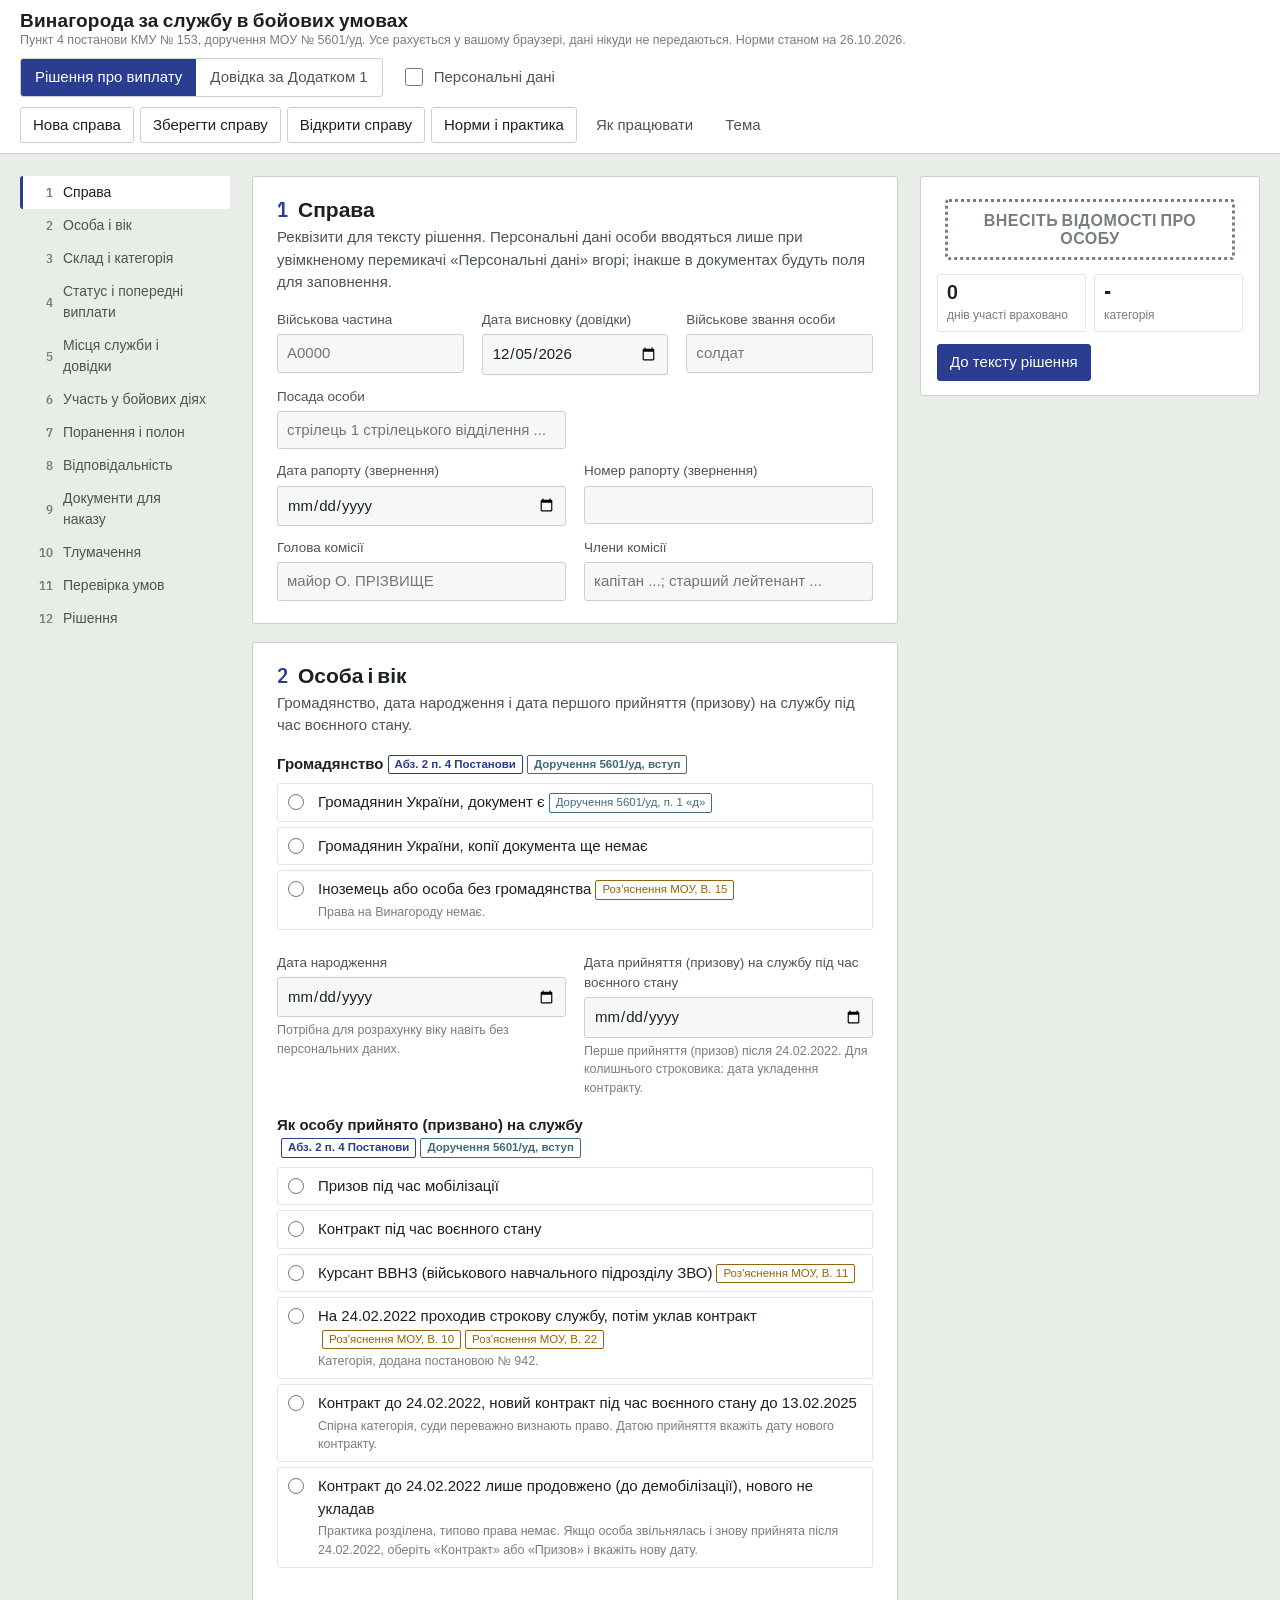
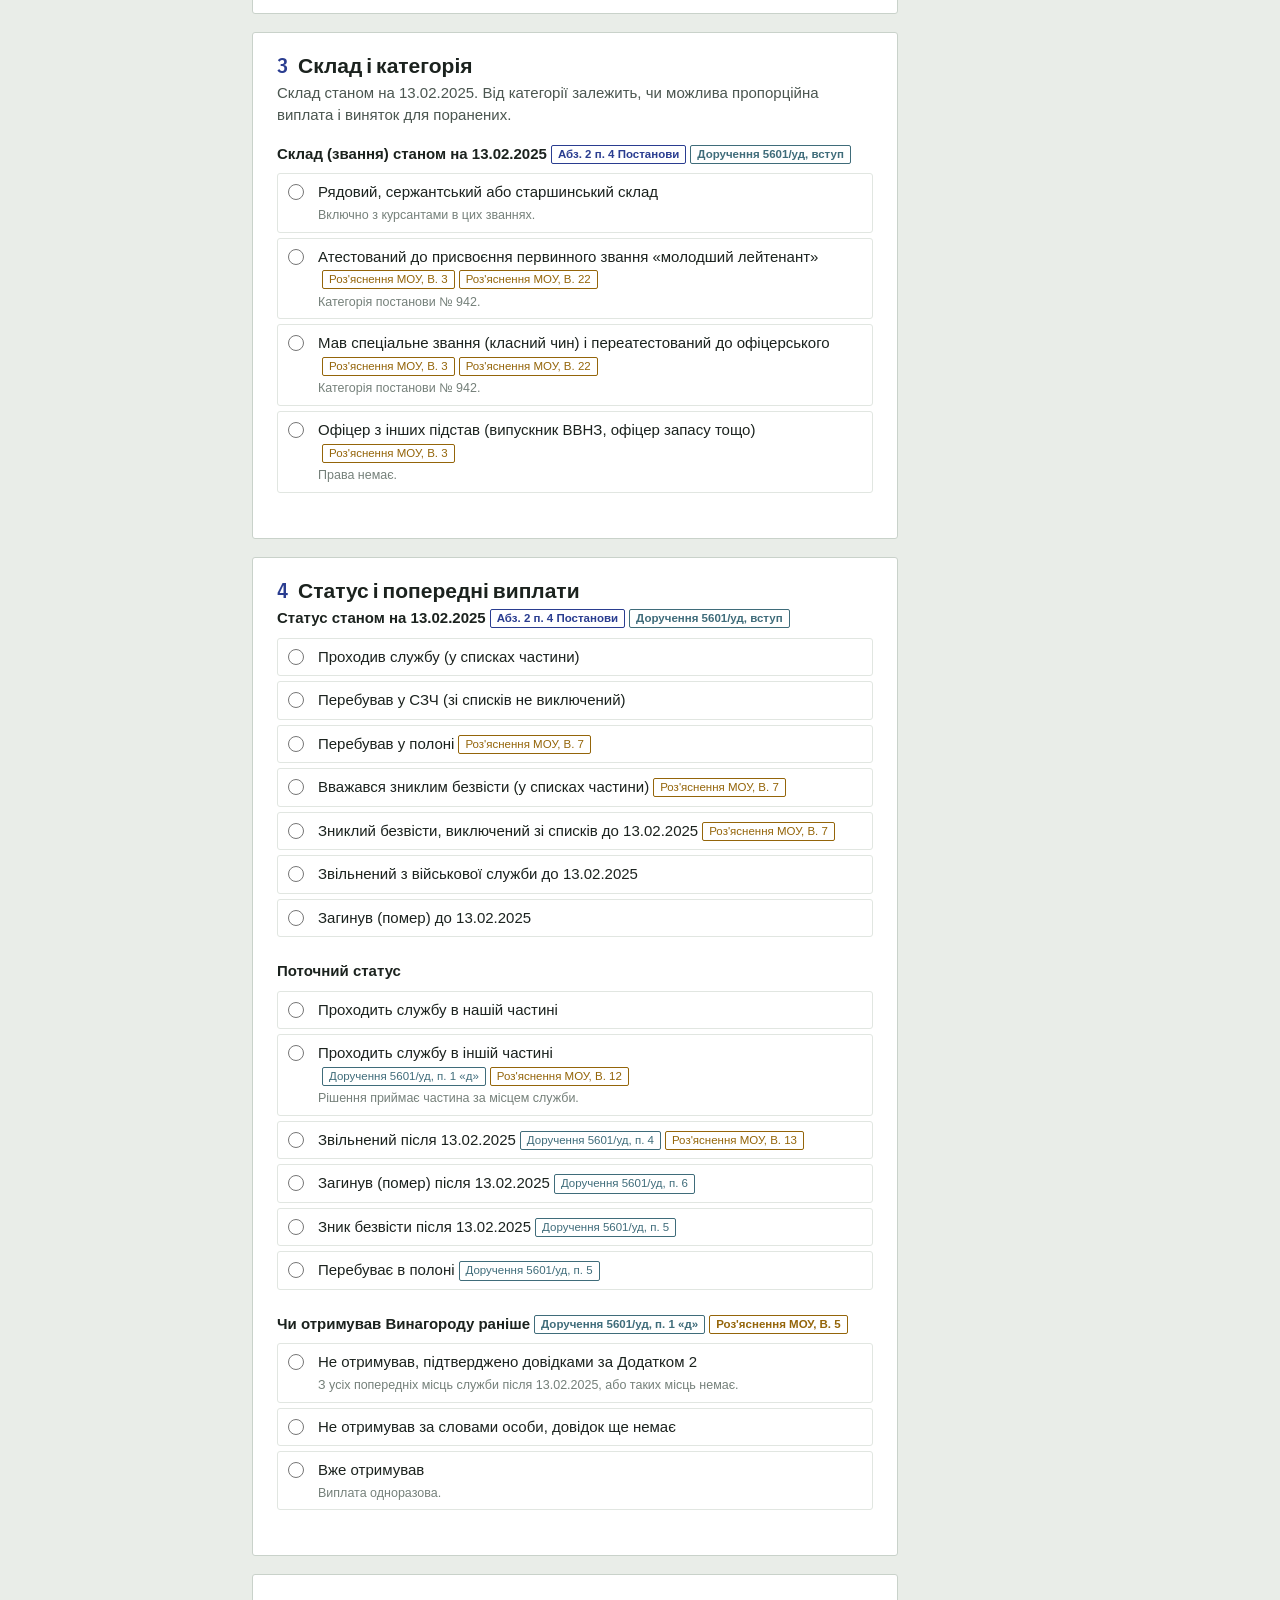
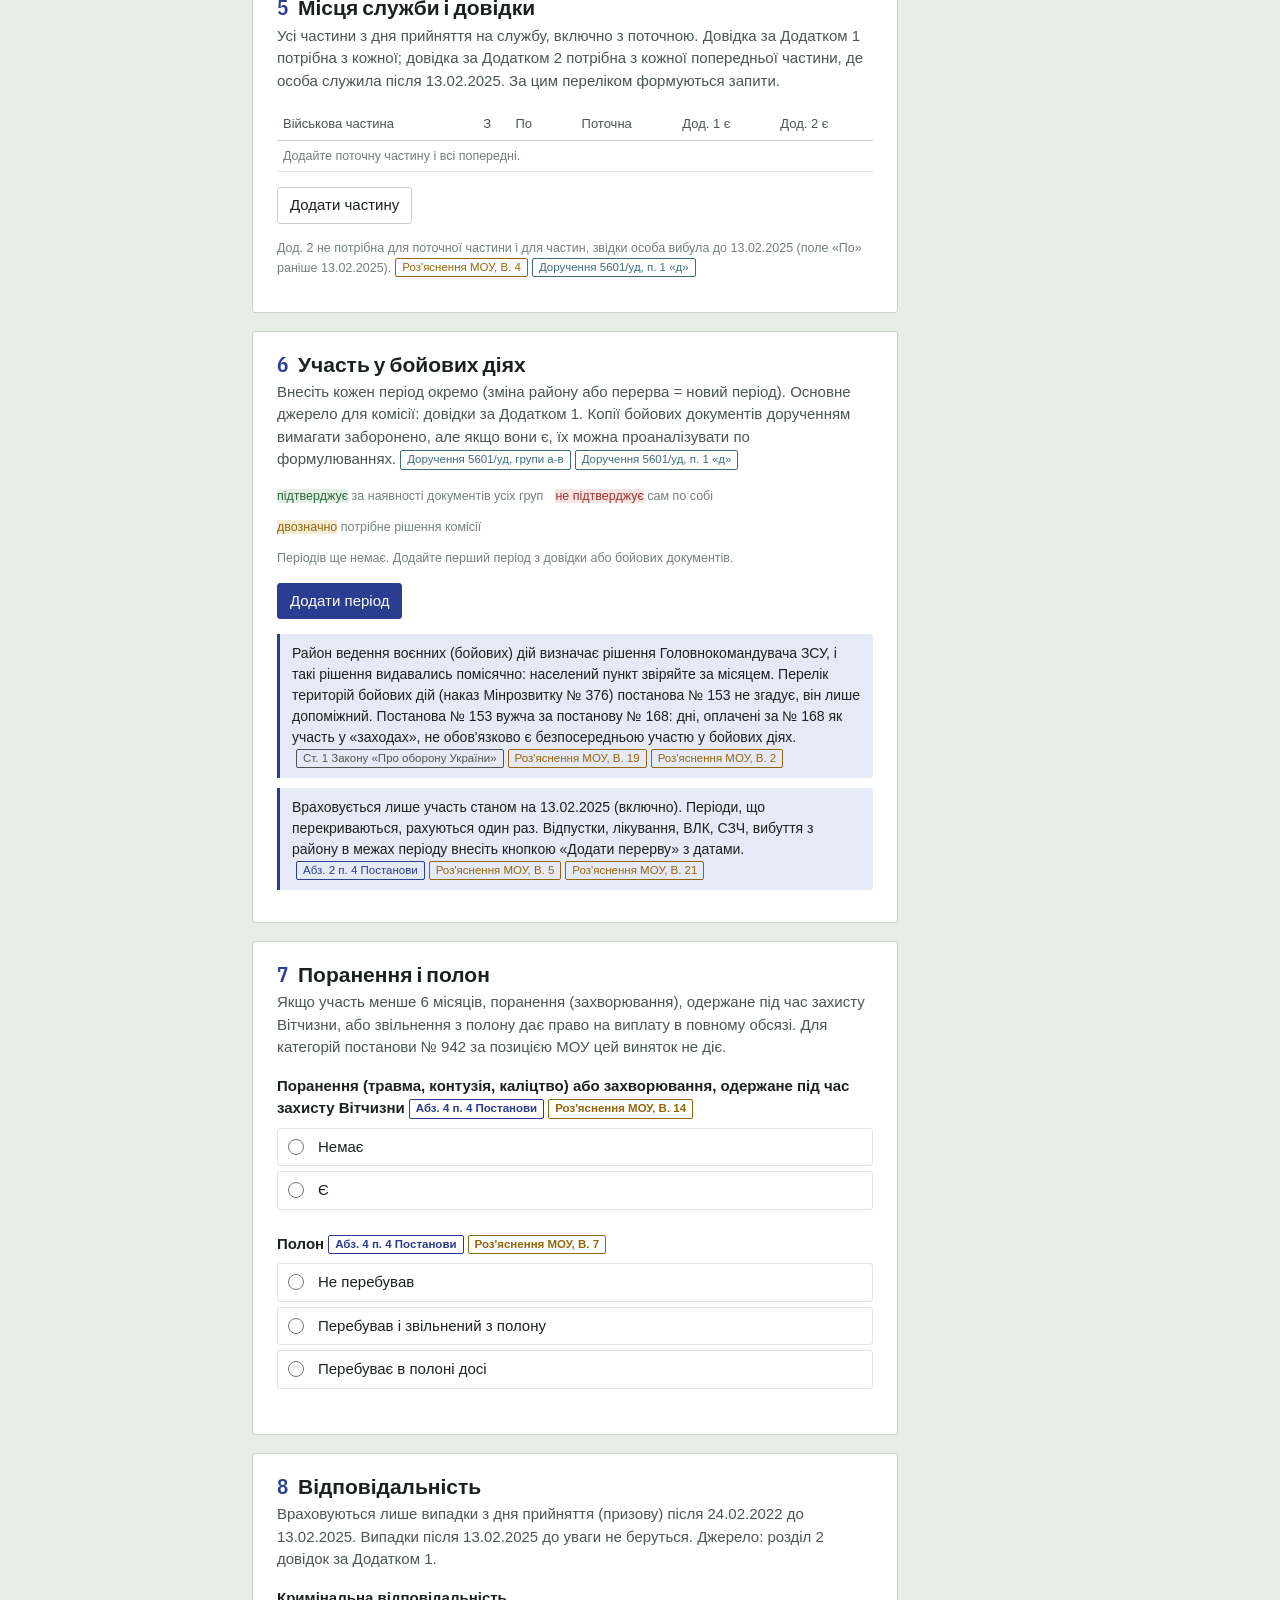
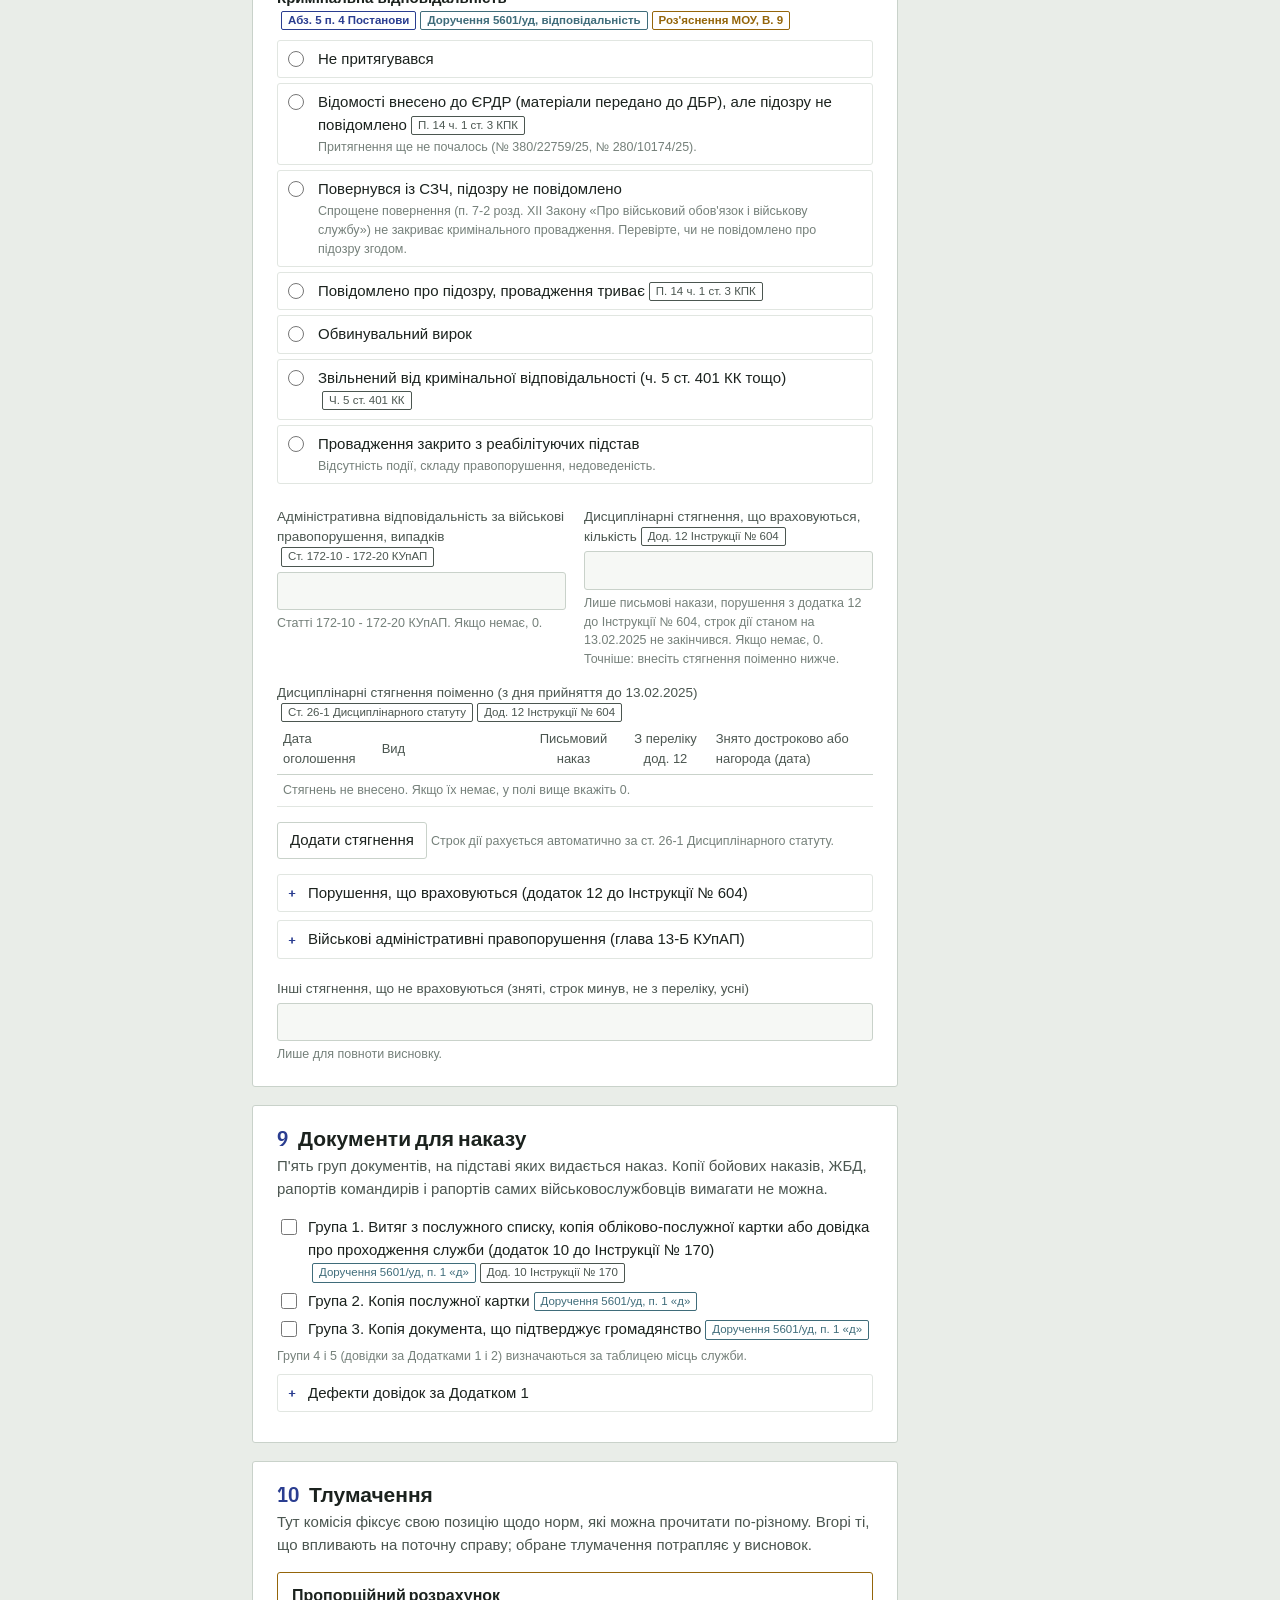
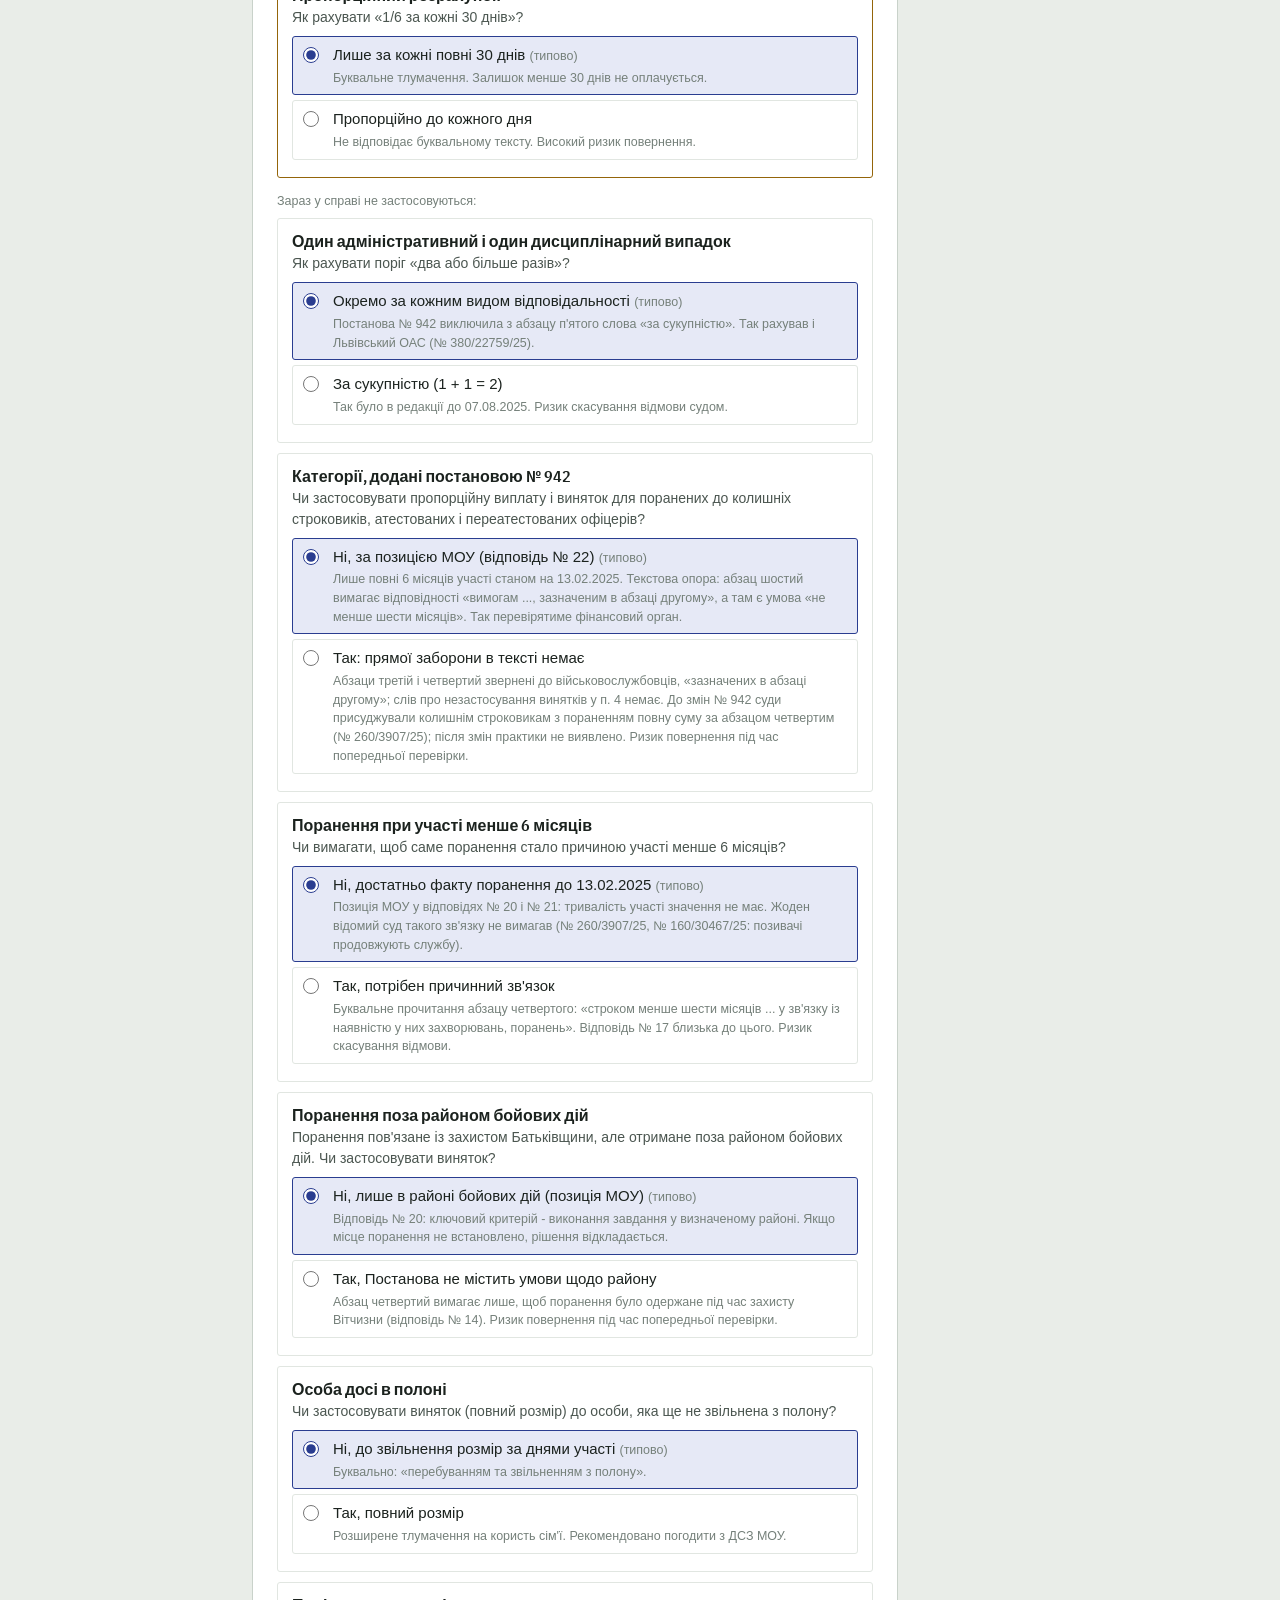
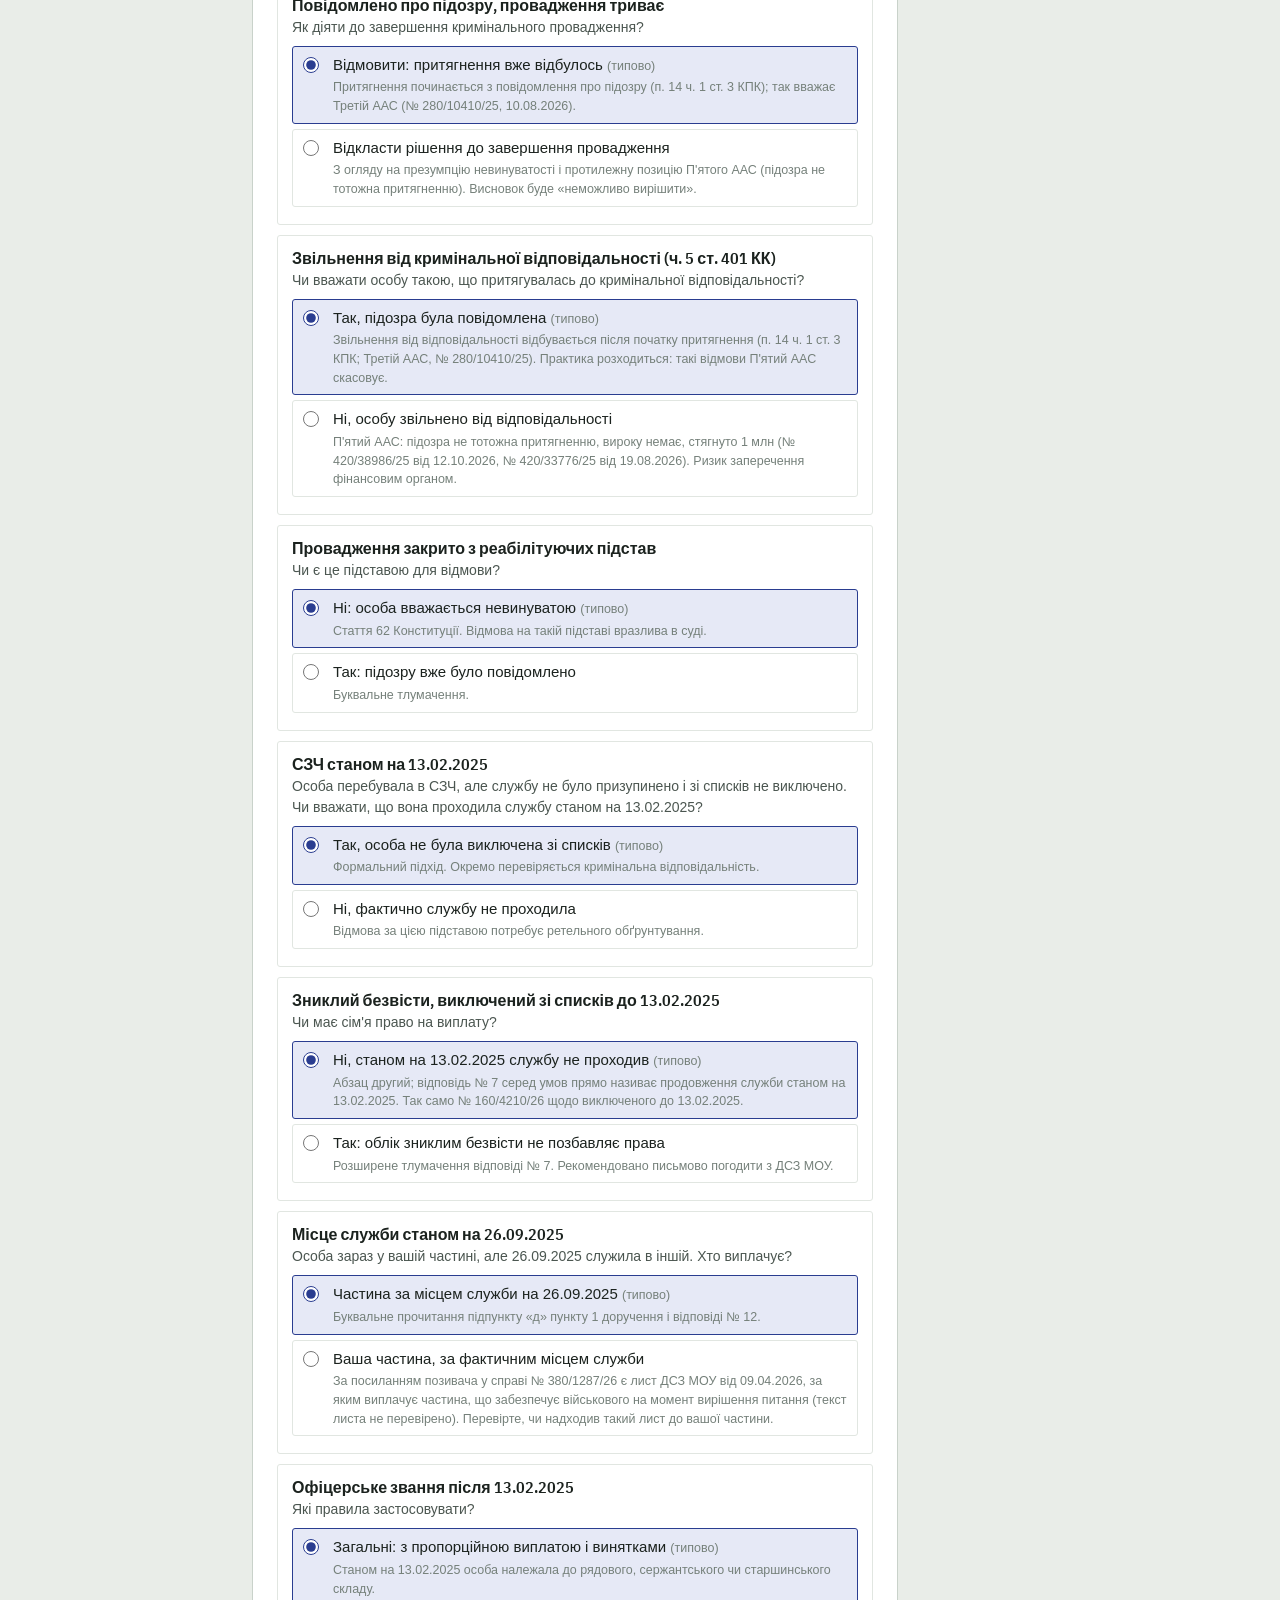
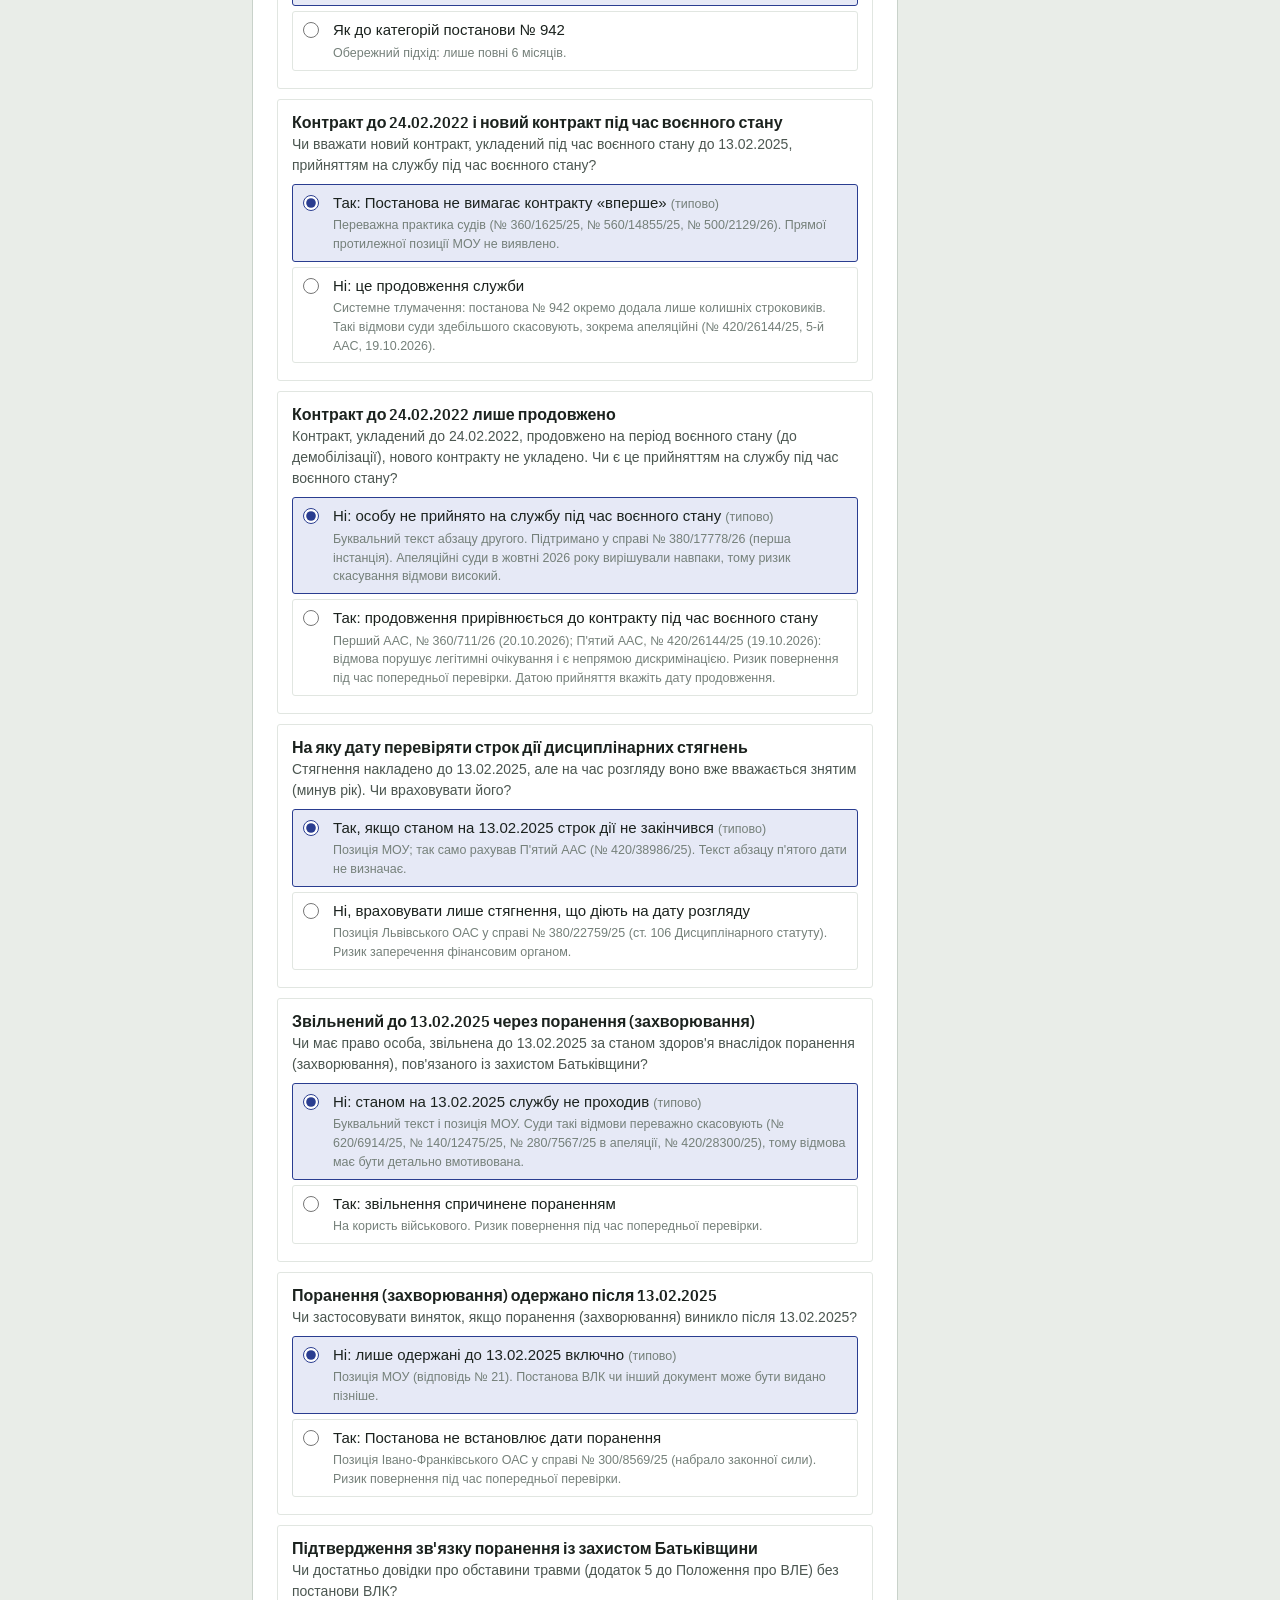
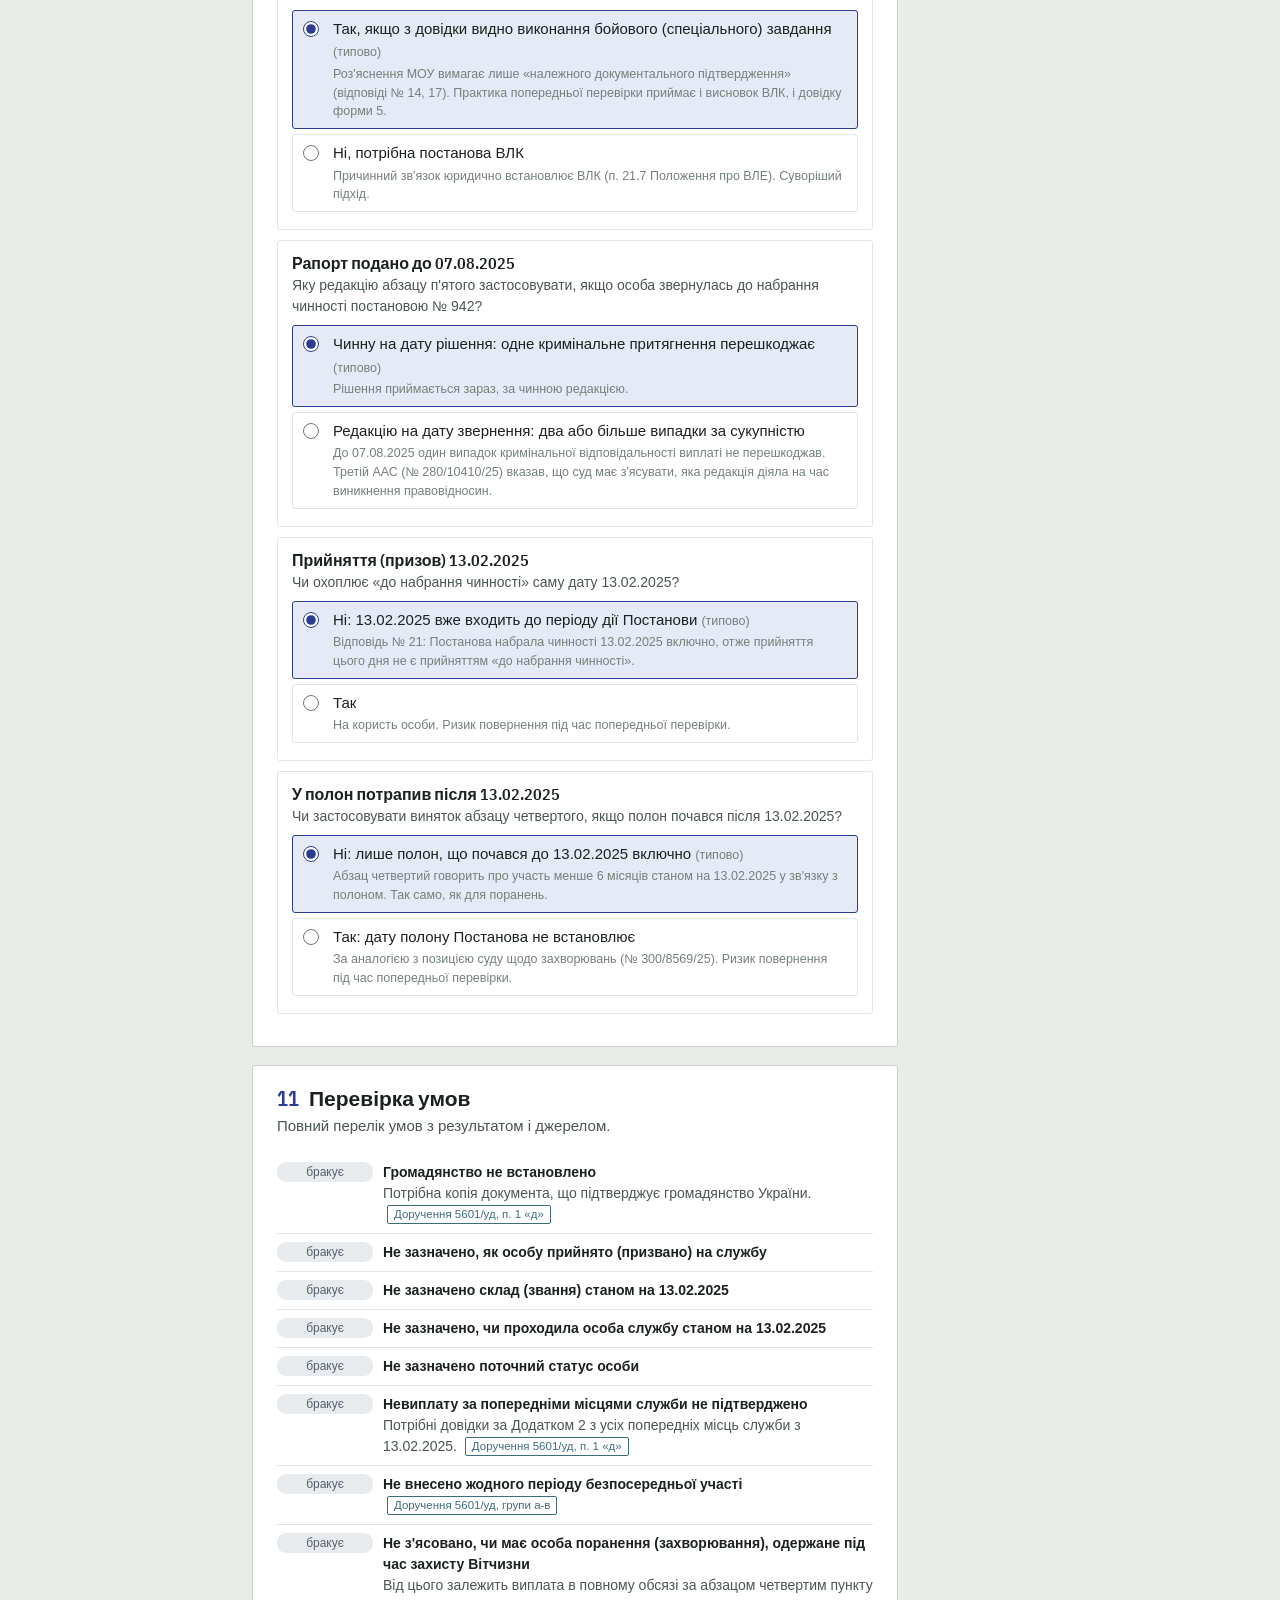
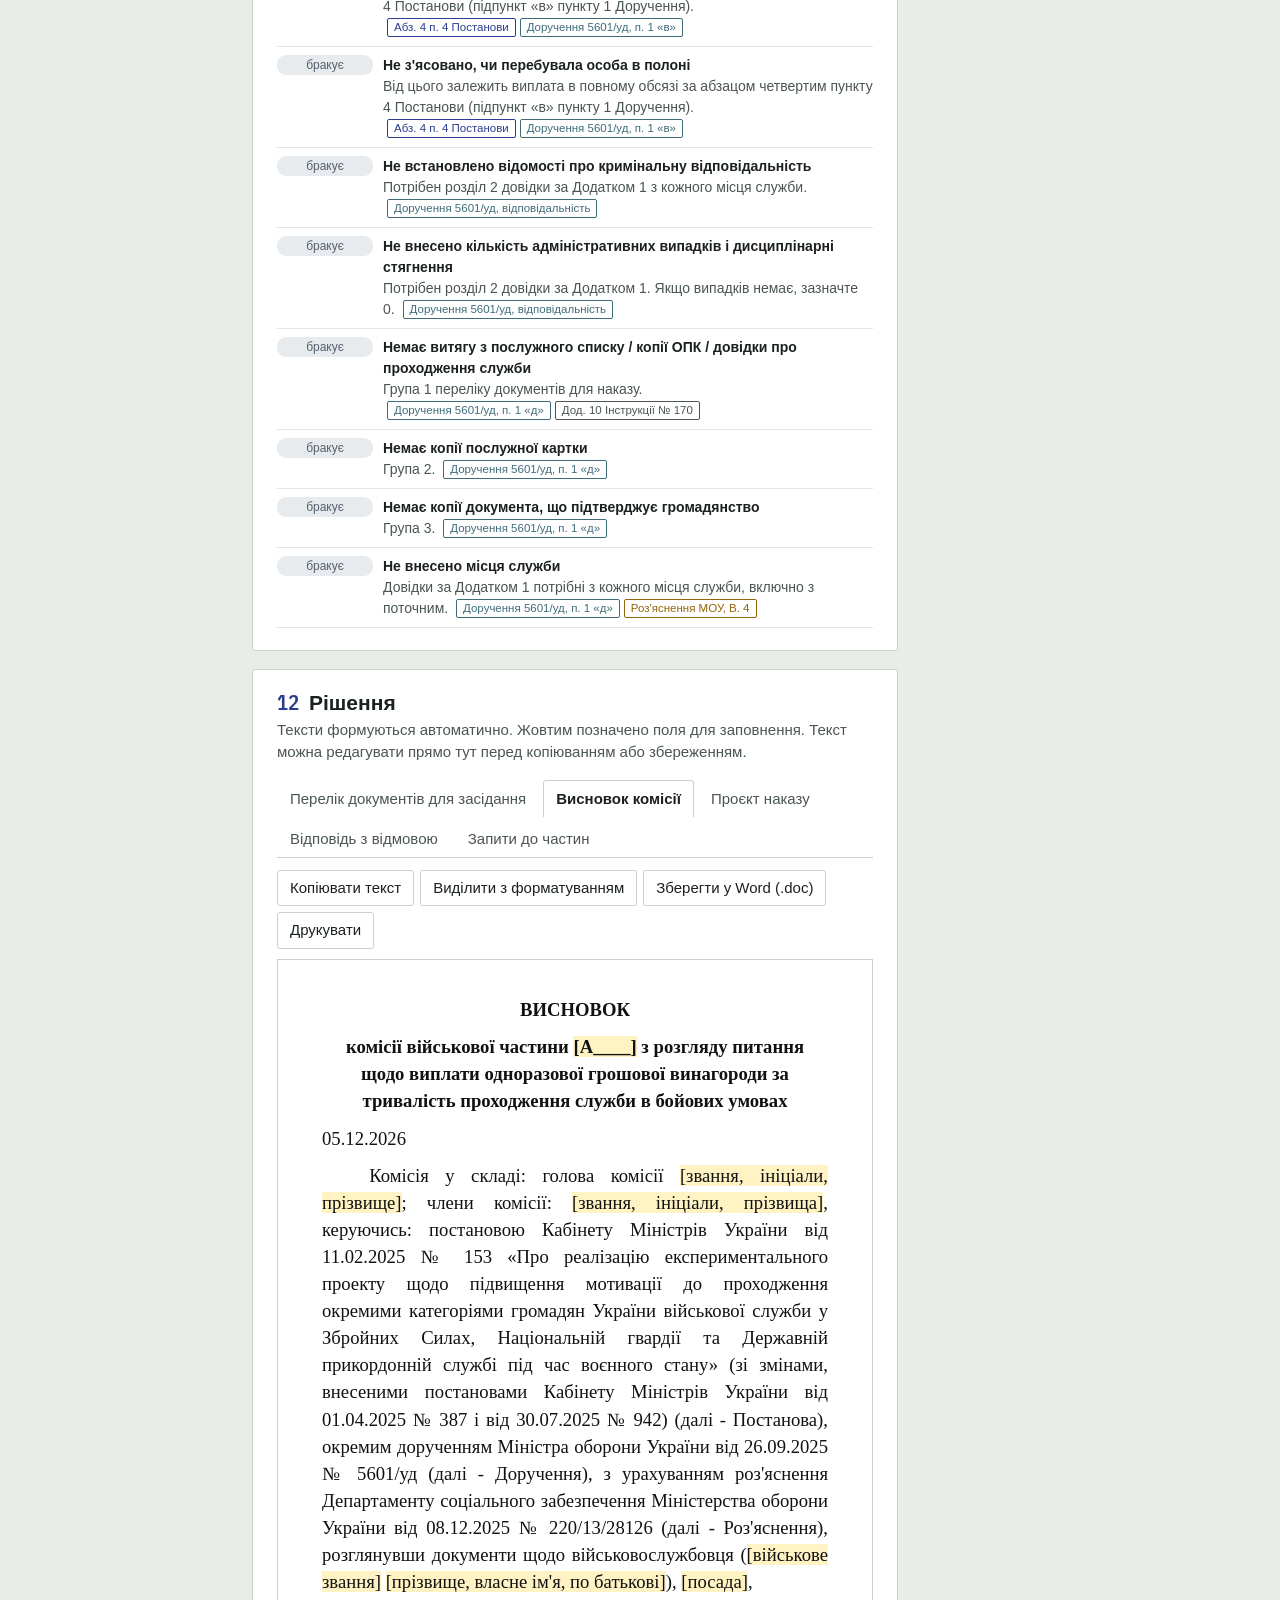
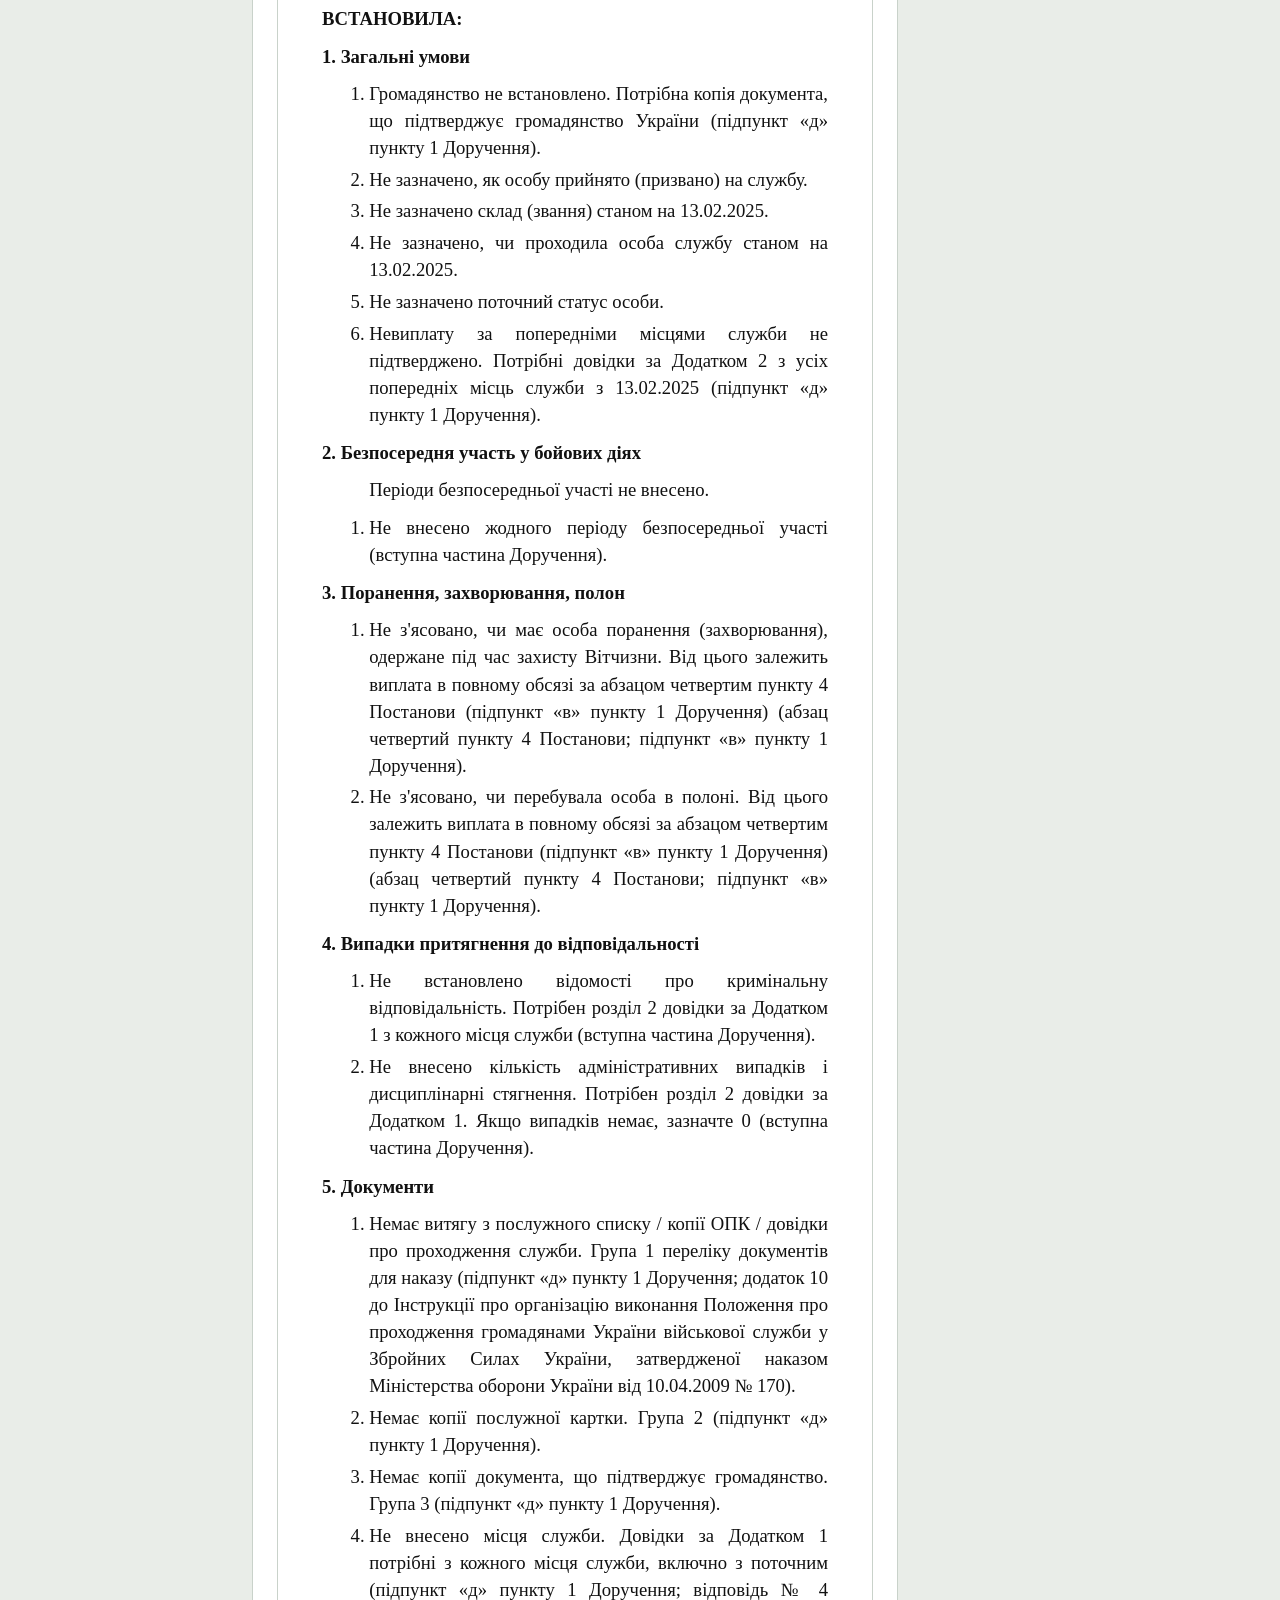
<file: index.html>
<!doctype html>
<html lang="uk">
<head>
<meta charset="utf-8">
<meta name="viewport" content="width=device-width, initial-scale=1">
<title>Винагорода 1 млн</title>
<link rel="manifest" href="manifest.webmanifest">
<link rel="icon" type="image/png" sizes="32x32" href="icons/favicon-32.png">
<link rel="icon" type="image/png" sizes="192x192" href="icons/icon-192.png">
<link rel="apple-touch-icon" href="icons/apple-touch-icon.png">
<meta name="theme-color" content="#2a3d90">
<meta name="apple-mobile-web-app-capable" content="yes">
<meta name="mobile-web-app-capable" content="yes">
<meta name="apple-mobile-web-app-title" content="1 млн">
<meta name="apple-mobile-web-app-status-bar-style" content="default">
<meta name="claude:viewport-fit-sides" content="cover">
<link rel="preconnect" href="https://fonts.googleapis.com">
<link rel="stylesheet" href="https://fonts.googleapis.com/css2?family=IBM+Plex+Sans+Condensed:wght@500;600;700&display=swap">
<style>
:root {
  --paper: #e9ede8;
  --sheet: #ffffff;
  --field: #f6f8f5;
  --ink: #1b221e;
  --ink-2: #4b5650;
  --ink-3: #75807a;
  --rule: #c9d2ca;
  --rule-2: #e1e6e1;
  --stamp: #2a3d90;
  --stamp-soft: #e6e9f6;
  --ok: #2c6a3a;
  --ok-soft: #e4f0e6;
  --fail: #a2302a;
  --fail-soft: #f7e5e3;
  --doubt: #94650a;
  --doubt-soft: #f6ecd6;
  --miss: #56616e;
  --miss-soft: #e8ebee;
  --focus: #2a3d90;
  --head: "IBM Plex Sans Condensed", "Bahnschrift", "DIN Alternate", "Roboto Condensed", "Arial Narrow", "Segoe UI", sans-serif;
  --body: "Segoe UI", "Noto Sans", "Helvetica Neue", Arial, sans-serif;
  --doc: "Times New Roman", Times, "Liberation Serif", serif;
  --r: 3px;
}
@media (prefers-color-scheme: dark) {
  :root:not([data-theme="light"]) {
    --paper: #121614; --sheet: #1a1f1c; --field: #212723; --ink: #e2e7e2; --ink-2: #b2bcb5; --ink-3: #87918b;
    --rule: #39423c; --rule-2: #2a312c; --stamp: #9fb0f5; --stamp-soft: #232a45;
    --ok: #7fc48d; --ok-soft: #1e2e22; --fail: #f08e85; --fail-soft: #3a2220; --doubt: #e2b356; --doubt-soft: #3a2f17;
    --miss: #a9b3be; --miss-soft: #262c32; --focus: #9fb0f5;
    color-scheme: dark;
  }
}
:root[data-theme="dark"] {
  --paper: #121614; --sheet: #1a1f1c; --field: #212723; --ink: #e2e7e2; --ink-2: #b2bcb5; --ink-3: #87918b;
  --rule: #39423c; --rule-2: #2a312c; --stamp: #9fb0f5; --stamp-soft: #232a45;
  --ok: #7fc48d; --ok-soft: #1e2e22; --fail: #f08e85; --fail-soft: #3a2220; --doubt: #e2b356; --doubt-soft: #3a2f17;
  --miss: #a9b3be; --miss-soft: #262c32; --focus: #9fb0f5;
  color-scheme: dark;
}

* { box-sizing: border-box; }
html { -webkit-text-size-adjust: 100%; }
body {
  margin: 0; background: var(--paper); color: var(--ink);
  font: 15px/1.5 var(--body);
}
button, input, select, textarea { font: inherit; color: inherit; }
:focus-visible { outline: 2px solid var(--focus); outline-offset: 2px; }
[hidden] { display: none !important; }

/* ---- Верхня панель ---- */
.bar {
  position: sticky; top: env(safe-area-inset-top, 0px); z-index: 30;
  background: var(--sheet); border-bottom: 1px solid var(--rule);
  display: flex; flex-wrap: wrap; align-items: center; gap: 10px 18px;
  padding-block: 10px;
  padding-left: max(20px, env(safe-area-inset-left, 0px)); padding-right: max(20px, env(safe-area-inset-right, 0px));
}
body::before { content: ""; position: fixed; inset: 0 0 auto; height: env(safe-area-inset-top, 0px); z-index: 40; background: var(--sheet); }
.bar h1 {
  margin: 0; font: 600 19px/1.15 var(--head); letter-spacing: .01em;
  font-stretch: condensed;
}
.bar h1 small { display: block; font: 400 12.5px/1.3 var(--body); color: var(--ink-3); letter-spacing: 0; }
.mode {
  display: inline-flex; border: 1px solid var(--rule); border-radius: var(--r); overflow: hidden;
}
.mode button {
  border: 0; background: transparent; padding: 7px 14px; cursor: pointer; color: var(--ink-2);
}
.mode button[aria-pressed="true"] { background: var(--stamp); color: var(--sheet); }
.pdtoggle { display: inline-flex; align-items: center; gap: 8px; cursor: pointer; color: var(--ink-2); }
.pdtoggle input { width: 18px; height: 18px; accent-color: var(--stamp); }
.bar .sp { flex: 1; }
.tools { display: flex; flex-wrap: wrap; gap: 6px; }
.btn {
  border: 1px solid var(--rule); background: var(--sheet); border-radius: var(--r);
  padding: 6px 12px; cursor: pointer; color: var(--ink);
}
.btn:hover { border-color: var(--ink-3); }
.btn.primary { background: var(--stamp); border-color: var(--stamp); color: var(--sheet); }
.btn.small { padding: 3px 9px; font-size: 13.5px; }
.btn.ghost { border-color: transparent; background: transparent; color: var(--ink-2); }
.btn.ghost:hover { border-color: var(--rule); }
.btn.danger { color: var(--fail); }

/* ---- Макет ---- */
.layout {
  display: grid; grid-template-columns: 210px minmax(0, 1fr) 340px; gap: 22px;
  max-width: 1440px; margin: 0 auto; padding-block: 22px 80px;
  padding-left: max(20px, env(safe-area-inset-left, 0px)); padding-right: max(20px, env(safe-area-inset-right, 0px));
}
.rail { position: sticky; top: 78px; align-self: start; }
.rail ol { list-style: none; margin: 0; padding: 0; counter-reset: st; }
.rail li a {
  display: grid; grid-template-columns: 26px 1fr auto; align-items: center; gap: 6px;
  padding: 6px 8px; border-radius: var(--r); color: var(--ink-2); text-decoration: none; font-size: 14px;
  border-left: 3px solid transparent;
}
.rail li a::before {
  counter-increment: st; content: counter(st);
  font: 600 13px var(--head); color: var(--ink-3); text-align: right; padding-right: 4px;
}
.rail li a:hover { background: var(--sheet); }
.rail li a.on { background: var(--sheet); color: var(--ink); border-left-color: var(--stamp); }
.dot { width: 9px; height: 9px; border-radius: 50%; background: transparent; }
.dot.fail { background: var(--fail); }
.dot.missing { background: transparent; border: 2px solid var(--miss); }
.dot.doubt { background: var(--doubt); }
.dot.ok { background: var(--ok); }

main { min-width: 0; }
.sec {
  background: var(--sheet); border: 1px solid var(--rule); border-radius: var(--r);
  padding: 20px 24px 22px; margin-bottom: 18px; scroll-margin-top: 80px;
}
.sec > h2 {
  margin: 0 0 4px; font: 600 21px/1.2 var(--head); font-stretch: condensed;
  display: flex; align-items: baseline; gap: 10px;
}
.sec > h2 .n { color: var(--stamp); font-weight: 600; }
.sec > .lead { margin: 0 0 16px; color: var(--ink-2); max-width: 72ch; }

/* ---- Поля ---- */
.grid2 { display: grid; grid-template-columns: repeat(2, minmax(0, 1fr)); gap: 12px 18px; }
.grid3 { display: grid; grid-template-columns: repeat(3, minmax(0, 1fr)); gap: 12px 18px; }
.fld { display: flex; flex-direction: column; gap: 4px; min-width: 0; }
.fld > span { font-size: 13.5px; color: var(--ink-2); }
.fld input[type=text], .fld input[type=date], .fld input[type=number], .fld select, .fld textarea, .inp {
  border: 1px solid var(--rule); background: var(--field); border-radius: var(--r);
  padding: 7px 9px; width: 100%; min-width: 0;
}
.fld textarea { resize: vertical; min-height: 64px; }
.fld .hint, .hint { font-size: 12.5px; color: var(--ink-3); }
.q { border: 0; margin: 0 0 18px; padding: 0; min-width: 0; }
.q > legend { font-weight: 600; padding: 0; margin-bottom: 8px; max-width: 72ch; }
.q > .hint { margin: -4px 0 8px; max-width: 72ch; }
.opt {
  display: grid; grid-template-columns: 22px 1fr; gap: 2px 8px; align-items: start;
  padding: 7px 10px; border: 1px solid var(--rule-2); border-radius: var(--r); margin-bottom: 5px; cursor: pointer;
  background: var(--sheet);
}
.opt:hover { border-color: var(--rule); }
.opt input { margin: 3px 0 0; width: 16px; height: 16px; accent-color: var(--stamp); }
.opt b { font-weight: 500; }
.opt .hint { grid-column: 2; }
.opt:has(input:checked) { border-color: var(--stamp); background: var(--stamp-soft); }
.chk { display: flex; gap: 8px; align-items: flex-start; cursor: pointer; margin: 6px 0; }
.chk input { margin-top: 3px; width: 16px; height: 16px; accent-color: var(--stamp); flex: none; }
.sub { margin: 10px 0 4px 18px; padding-left: 14px; border-left: 2px solid var(--rule-2); }
.note {
  border-left: 3px solid var(--stamp); background: var(--stamp-soft); padding: 9px 12px; margin: 10px 0; font-size: 14px;
  border-radius: 0 var(--r) var(--r) 0; max-width: 80ch;
}
.note.warn { border-color: var(--doubt); background: var(--doubt-soft); }

/* ---- Посилання на джерела ---- */
.refs { display: inline-flex; flex-wrap: wrap; gap: 4px; margin-left: 4px; vertical-align: 1px; }
.ref {
  font-size: 11.5px; line-height: 1.5; padding: 0 6px; border-radius: 2px; cursor: pointer; white-space: nowrap;
  border: 1px solid currentColor; background: transparent;
}
.k-p { color: var(--stamp); }
.k-d { color: #3f6c7a; }
.k-r { color: var(--doubt); }
.k-l { color: var(--ink-2); }
.k-s { color: var(--ok); }
@media (prefers-color-scheme: dark) { :root:not([data-theme="light"]) .k-d { color: #8cc3d1; } }
:root[data-theme="dark"] .k-d { color: #8cc3d1; }

/* ---- Таблиця місць служби ---- */
.utab { width: 100%; border-collapse: collapse; font-size: 14px; }
.utab th { text-align: left; font-weight: 500; color: var(--ink-2); font-size: 13px; border-bottom: 1px solid var(--rule); padding: 6px 6px; }
.utab td { border-bottom: 1px solid var(--rule-2); padding: 6px; vertical-align: top; }
.utab input[type=text], .utab input[type=date], .utab select { border: 1px solid var(--rule); background: var(--field); border-radius: var(--r); padding: 5px 7px; width: 100%; }
.utab .c { text-align: center; }
.utab input[type=checkbox] { width: 16px; height: 16px; accent-color: var(--stamp); }
.tablewrap { overflow-x: auto; }
.utab tr.dc1 td { border-bottom: 0; padding-bottom: 2px; }
.dcrow { display: grid; grid-template-columns: minmax(160px, 260px) 1fr; gap: 10px; align-items: center; }
@media (max-width: 860px) { .dcrow { grid-template-columns: minmax(0, 1fr); } }

/* ---- Періоди ---- */
.per { border: 1px solid var(--rule); border-radius: var(--r); margin-bottom: 14px; }
.per-h {
  display: flex; flex-wrap: wrap; align-items: center; gap: 6px 12px; padding: 9px 14px; border-bottom: 1px solid var(--rule-2);
  background: var(--field);
}
.per-h .num { font: 600 17px var(--head); color: var(--stamp); }
.per-h .st { font-size: 13.5px; padding: 1px 9px; border-radius: 10px; }
.st.count { background: var(--ok-soft); color: var(--ok); }
.st.exclude { background: var(--fail-soft); color: var(--fail); }
.st.pending { background: var(--doubt-soft); color: var(--doubt); }
.per-h .dd { color: var(--ink-2); font-size: 14px; }
.per-h .sp { flex: 1; }
.per-b { padding: 14px; }
.per-b .row { margin-bottom: 12px; }
.inline-opts { display: flex; flex-wrap: wrap; gap: 6px; }
.inline-opts label {
  display: inline-flex; gap: 6px; align-items: center; border: 1px solid var(--rule-2); border-radius: var(--r);
  padding: 4px 10px; cursor: pointer; font-size: 14px;
}
.inline-opts label:has(input:checked) { border-color: var(--stamp); background: var(--stamp-soft); }
.inline-opts input { accent-color: var(--stamp); }
.groups { display: grid; grid-template-columns: repeat(3, minmax(0, 1fr)); gap: 10px; }
.grp { border: 1px solid var(--rule-2); border-radius: var(--r); padding: 8px 10px; }
.grp .chk { margin: 0 0 6px; font-weight: 500; }
.brk .brow { display: grid; grid-template-columns: 150px 10px 150px 1fr auto; gap: 6px; align-items: center; margin-bottom: 6px; }
@media (max-width: 860px) { .brk .brow { grid-template-columns: 1fr 1fr; } .brk .brow span { display: none; } }
.nt { display: block; font-style: italic; color: var(--ink-3); font-size: 12.5px; margin-top: 2px; }
.per-res { border-top: 1px dashed var(--rule); margin-top: 12px; padding-top: 10px; font-size: 14px; }
.per-res ul { margin: 4px 0; padding-left: 18px; }
.per-res .needs li { color: var(--doubt); }
.per-res .reasons li { color: var(--fail); }
.per-res .notes li { color: var(--ink-2); }
details.ph { border: 1px solid var(--rule-2); border-radius: var(--r); margin: 8px 0; }
details.ph > summary { cursor: pointer; padding: 7px 10px; font-weight: 500; list-style: none; display: flex; gap: 8px; align-items: center; }
details.ph > summary::-webkit-details-marker { display: none; }
details.ph > summary::before { content: "+"; font: 600 15px var(--head); color: var(--stamp); width: 12px; }
details.ph[open] > summary::before { content: "\2212"; }
details.ph .phb { padding: 4px 10px 10px; }
.cnt { font-size: 12.5px; color: var(--ink-3); font-weight: 400; }
.phtools { display: flex; flex-wrap: wrap; gap: 8px; margin-bottom: 8px; }
.phtools input { flex: 1; min-width: 180px; }
.phlist { max-height: 420px; overflow: auto; border-top: 1px solid var(--rule-2); }
.phcat { font: 600 14px var(--head); color: var(--ink-2); margin: 10px 0 4px; }
.phi { display: grid; grid-template-columns: 20px 1fr auto; gap: 2px 8px; padding: 6px 4px; border-bottom: 1px solid var(--rule-2); cursor: pointer; }
.phi input { margin-top: 4px; accent-color: var(--stamp); }
.phi .t { font-family: var(--doc); font-size: 15.5px; }
.phi .w { grid-column: 2 / 4; font-size: 12.5px; color: var(--ink-3); }
.phi .v { font-size: 12px; padding: 0 8px; border-radius: 9px; align-self: start; margin-top: 2px; white-space: nowrap; }
.v.yes { background: var(--ok-soft); color: var(--ok); }
.v.no { background: var(--fail-soft); color: var(--fail); }
.v.doubt { background: var(--doubt-soft); color: var(--doubt); }
.phi:has(input:checked) { background: var(--stamp-soft); }
.legend { display: flex; flex-wrap: wrap; gap: 12px; font-size: 12.5px; color: var(--ink-3); margin: 4px 0 10px; }

/* ---- Права панель: штамп ---- */
.aside { position: sticky; top: 78px; align-self: start; max-height: calc(100vh - 96px); overflow: auto; padding-bottom: 10px; }
.verdict { background: var(--sheet); border: 1px solid var(--rule); border-radius: var(--r); padding: 18px 16px 14px; }
.stamp {
  --c: var(--miss);
  display: block; margin: 4px auto 14px; max-width: 290px; text-align: center; color: var(--c);
  border: 3px double var(--c); border-radius: 4px; padding: 10px 12px 9px;
  transform: rotate(-2.2deg);
  font: 700 21px/1.12 var(--head); font-stretch: condensed; text-transform: uppercase; letter-spacing: .06em;
  box-shadow: inset 0 0 0 2px var(--sheet), inset 0 0 0 3px var(--c);
}
.stamp small { display: block; font: 600 12.5px/1.3 var(--head); letter-spacing: .08em; margin-top: 5px; }
.stamp .amt { display: block; font: 700 25px/1.1 var(--head); letter-spacing: .02em; margin-top: 6px; text-transform: none; }
.stamp.full, .stamp.prop { --c: var(--stamp); }
.stamp.refuse { --c: var(--fail); }
.stamp.incomplete { --c: var(--miss); border-style: dashed; box-shadow: none; }
.stamp.redirect { --c: var(--doubt); border-style: dashed; box-shadow: none; }
.stamp.empty { --c: var(--ink-3); border-style: dotted; box-shadow: none; font-size: 16px; letter-spacing: .03em; transform: none; }
.stamp.press { animation: press .38s cubic-bezier(.2,.9,.3,1.2); }
@keyframes press { 0% { transform: rotate(-2.2deg) scale(1.18); opacity: .2; } 100% { transform: rotate(-2.2deg) scale(1); opacity: 1; } }
@media (prefers-reduced-motion: reduce) { .stamp.press { animation: none; } }
.kpis { display: grid; grid-template-columns: 1fr 1fr; gap: 8px; margin: 6px 0 12px; }
.kpi { border: 1px solid var(--rule-2); border-radius: var(--r); padding: 6px 9px; }
.kpi b { display: block; font: 600 20px/1.1 var(--head); }
.kpi span { font-size: 12px; color: var(--ink-3); }
.prov { font-size: 13px; color: var(--ink-2); background: var(--field); border-radius: var(--r); padding: 7px 9px; margin-bottom: 10px; }
.glist { margin: 0 0 12px; }
.glist h3 { font: 600 14.5px var(--head); margin: 10px 0 6px; display: flex; gap: 6px; align-items: center; }
.glist ul { list-style: none; margin: 0; padding: 0; }
.glist li { font-size: 13.5px; padding: 6px 8px; border-radius: var(--r); margin-bottom: 4px; cursor: pointer; }
.glist li:hover { outline: 1px solid var(--rule); }
.glist .fail li { background: var(--fail-soft); }
.glist .missing li { background: var(--miss-soft); }
.glist .doubt li { background: var(--doubt-soft); }
.glist .ok li { background: var(--ok-soft); }
.glist .stop li { background: var(--doubt-soft); }
.dot.stop { background: var(--doubt); }
.aside .actions { display: flex; flex-wrap: wrap; gap: 6px; margin-top: 8px; }

/* ---- Перелік умов (повний) ---- */
.checks { list-style: none; margin: 0; padding: 0; }
.checks li { display: grid; grid-template-columns: 96px 1fr; gap: 10px; padding: 8px 0; border-bottom: 1px solid var(--rule-2); font-size: 14px; }
.checks .tag { font-size: 12px; text-align: center; border-radius: 9px; padding: 1px 6px; align-self: start; }
.tag.ok { background: var(--ok-soft); color: var(--ok); }
.tag.fail { background: var(--fail-soft); color: var(--fail); }
.tag.missing { background: var(--miss-soft); color: var(--miss); }
.tag.doubt { background: var(--doubt-soft); color: var(--doubt); }
.tag.info { background: var(--field); color: var(--ink-2); }
.tag.stop { background: var(--doubt-soft); color: var(--doubt); }
.checks .x { color: var(--ink-2); }

/* ---- Тлумачення ---- */
.ip { border: 1px solid var(--rule-2); border-radius: var(--r); padding: 12px 14px; margin-bottom: 10px; }
.ip.active { border-color: var(--doubt); }
.ip h3 { margin: 0 0 2px; font: 600 16px var(--head); }
.ip p { margin: 0 0 8px; color: var(--ink-2); font-size: 14px; }

/* ---- Документи ---- */
.tabs { display: flex; flex-wrap: wrap; gap: 4px; border-bottom: 1px solid var(--rule); margin-bottom: 12px; }
.tabs button {
  border: 1px solid transparent; border-bottom: 0; background: transparent; padding: 7px 12px; cursor: pointer;
  border-radius: var(--r) var(--r) 0 0; color: var(--ink-2); margin-bottom: -1px;
}
.tabs button[aria-selected="true"] { border-color: var(--rule); background: var(--sheet); color: var(--ink); font-weight: 600; }
.docbar { display: flex; flex-wrap: wrap; gap: 6px; margin-bottom: 10px; }
.doc {
  background: #fff; color: #111; border: 1px solid var(--rule); padding: 36px 44px; max-width: 820px;
  font: 14pt/1.45 var(--doc); white-space: normal; outline: none;
}
.doc p { margin: 0 0 .55em; text-align: justify; text-indent: 1.25cm; }
.doc p.c { text-align: center; text-indent: 0; }
.doc p.r { text-align: right; text-indent: 0; }
.doc p.l { text-align: left; text-indent: 0; }
.doc p.b, .doc .b { font-weight: 700; }
.doc p.sig { text-indent: 0; display: flex; justify-content: space-between; gap: 20px; margin-top: 1.2em; text-align: left; }
.doc ol, .doc ul { margin: 0 0 .6em 1.25cm; padding: 0; }
.doc li { margin-bottom: .25em; text-align: justify; }
.doc .ph { background: #fff3c4; }
.doc table { border-collapse: collapse; width: 100%; font-size: 12pt; margin: .4em 0 .8em; table-layout: fixed; overflow-wrap: anywhere; }
.doc td, .doc th { border: 1px solid #555; padding: 3px 6px; vertical-align: top; }

/* ---- Модальне вікно ---- */
dialog { border: 1px solid var(--rule); border-radius: var(--r); padding: 0; max-width: 860px; width: calc(100% - 32px); background: var(--sheet); color: var(--ink); }
dialog::backdrop { background: rgba(10, 14, 12, .45); }
.dlg-h { display: flex; align-items: center; gap: 10px; padding: 12px 18px; border-bottom: 1px solid var(--rule); position: sticky; top: 0; background: var(--sheet); }
.dlg-h h2 { margin: 0; font: 600 19px var(--head); flex: 1; }
.dlg-b { padding: 14px 20px 20px; max-height: 76vh; overflow: auto; }
.dlg-b h3 { font: 600 16px var(--head); margin: 18px 0 6px; }
.reflist dt { font-weight: 600; margin-top: 10px; }
.reflist dd { margin: 2px 0 0; color: var(--ink-2); font-size: 14px; }
.reflist .hl { background: var(--stamp-soft); border-radius: var(--r); }
blockquote.norm { margin: 6px 0 10px; padding: 8px 12px; border-left: 3px solid var(--stamp); background: var(--field); font-family: var(--doc); font-size: 15.5px; }

.inframe { display: none; }
.framed .inframe { display: block; }
.framed .noframe { display: none !important; }
.toast { position: fixed; bottom: 18px; left: 50%; transform: translateX(-50%); background: var(--ink); color: var(--sheet); padding: 8px 16px; border-radius: var(--r); z-index: 99; font-size: 14px; }

/* ---- Адаптивність ---- */
@media (max-width: 1180px) {
  .layout { grid-template-columns: minmax(0, 1fr) 320px; }
  .rail { display: none; }
}
@media (max-width: 860px) {
  .layout { grid-template-columns: minmax(0, 1fr); padding-block: 14px 120px; padding-left: max(16px, env(safe-area-inset-left, 0px)); padding-right: max(16px, env(safe-area-inset-right, 0px)); }
  .aside { position: static; max-height: none; order: -1; }
  .grid2, .grid3, .groups { grid-template-columns: minmax(0, 1fr); }
  .sec { padding: 16px 14px; }
  .doc { padding: 20px 16px; font-size: 12pt; }
  .bar { padding-block: 8px; padding-left: max(16px, env(safe-area-inset-left, 0px)); padding-right: max(16px, env(safe-area-inset-right, 0px)); position: static; }
  .bar h1 small { display: none; }
  .tools .btn { padding: 5px 9px; font-size: 14px; }
  .checks li { grid-template-columns: minmax(0, 1fr); gap: 2px; }
}

/* ---- Друк ---- */
@media print {
  body { background: #fff; }
  .bar, .rail, .aside, .sec:not(.print-me), .tabs, .docbar, .noprint { display: none !important; }
  .layout { display: block; padding: 0; }
  .sec.print-me { border: 0; padding: 0; }
  .sec.print-me > h2, .sec.print-me > .lead { display: none; }
  .doc { border: 0; padding: 0; max-width: none; }
  .doc .ph { background: none; }
}

</style>
</head>
<body>
<header class="bar">
  <h1>Винагорода за службу в бойових умовах<small>Пункт 4 постанови КМУ № 153, доручення МОУ № 5601/уд. Усе рахується у вашому браузері, дані нікуди не передаються. Норми станом на 26.10.2026.</small></h1>
  <div class="mode" role="group" aria-label="Режим роботи">
    <button type="button" data-mode="pay" aria-pressed="true">Рішення про виплату</button>
    <button type="button" data-mode="cert" aria-pressed="false">Довідка за Додатком 1</button>
  </div>
  <label class="pdtoggle" title="Вмикає поля ПІБ, РНОКПП, реквізитів документа для вставки в тексти"><input type="checkbox" id="pd">Персональні дані</label>
  <span class="sp"></span>
  <div class="tools">
    <button type="button" class="btn" data-act="new">Нова справа</button>
    <button type="button" class="btn" data-act="save">Зберегти справу</button>
    <button type="button" class="btn" data-act="open">Відкрити справу</button>
    <button type="button" class="btn" data-act="refs">Норми і практика</button>
    <button type="button" class="btn ghost" data-act="help">Як працювати</button>
    <button type="button" class="btn ghost" data-act="theme">Тема</button>
  </div>
  <input type="file" id="openfile" accept=".json,application/json" hidden>
</header>
<div class="layout">
  <nav class="rail" id="rail" aria-label="Розділи справи"></nav>
  <main id="main"></main>
  <aside class="aside" aria-label="Висновок"><div class="verdict" id="verdict" aria-live="polite"></div></aside>
</div>

<dialog id="refdlg" aria-labelledby="refdlg-t">
  <div class="dlg-h"><h2 id="refdlg-t">Норми, позиції МОУ і практика</h2><button type="button" class="btn" data-act="closedlg">Закрити</button></div>
  <div class="dlg-b" id="refbody"></div>
</dialog>

<dialog id="cfmdlg" aria-labelledby="cfmtext">
  <div class="dlg-b"><p id="cfmtext" style="margin:6px 0 16px"></p><div class="docbar"><button type="button" class="btn primary" id="cfmyes" data-act="cfmyes">Так</button><button type="button" class="btn" data-act="closedlg">Скасувати</button></div></div>
</dialog>
<dialog id="savedlg" aria-labelledby="savedlg-t">
  <div class="dlg-h"><h2 id="savedlg-t">Зберегти справу</h2><button type="button" class="btn" data-act="closedlg">Закрити</button></div>
  <div class="dlg-b"><p>Тут файл не завантажується. Скопіюйте текст справи і збережіть його, наприклад, у Нотатках. Щоб продовжити роботу, натисніть «Відкрити справу» і вставте цей текст.</p><textarea id="jsontext" class="inp" rows="8" readonly style="width:100%;font-family:ui-monospace,monospace;font-size:12px"></textarea><div class="docbar" style="margin-top:10px"><button type="button" class="btn primary" data-act="copyjson">Копіювати текст справи</button></div></div>
</dialog>
<dialog id="opendlg" aria-labelledby="opendlg-t">
  <div class="dlg-h"><h2 id="opendlg-t">Відкрити справу</h2><button type="button" class="btn" data-act="closedlg">Закрити</button></div>
  <div class="dlg-b"><p>Оберіть збережений файл справи (.json) або вставте текст справи.</p><div class="docbar"><button type="button" class="btn" data-act="pickfile">Обрати файл</button></div><textarea id="pastetext" class="inp" rows="6" placeholder="Вставте сюди текст справи" style="width:100%;font-family:ui-monospace,monospace;font-size:12px"></textarea><div class="docbar" style="margin-top:10px"><button type="button" class="btn primary" data-act="pastejson">Відкрити вставлену справу</button></div></div>
</dialog>

<dialog id="helpdlg" aria-labelledby="helpdlg-t">
  <div class="dlg-h"><h2 id="helpdlg-t">Як працювати</h2><button type="button" class="btn" data-act="closedlg">Закрити</button></div>
  <div class="dlg-b">
    <h3>Два режими</h3>
    <p><b>Рішення про виплату</b> для комісії частини, яка вирішує, чи виплачувати Винагороду: перевіряє всі умови пункту 4 Постанови, пакет із п'яти груп документів і формує висновок комісії, проєкт пункту наказу, відповідь з відмовою або запити до частин.</p>
    <p><b>Довідка за Додатком 1</b> для частини, яка за бойовими наказами (розпорядженнями), ЖБД (бойовими донесеннями) і рапортами командирів визначає періоди участі та видає довідку. Формує текст довідки і довідку-обґрунтування до неї.</p>
    <h3>Персональні дані</h3>
    <p>Перемикач «Персональні дані» вгорі відкриває поля ПІБ, РНОКПП, реквізитів військово-облікового документа. Вимкнено: у текстах будуть жовті поля для заповнення вручну. Дата народження потрібна завжди, бо від неї залежить вік. Автозбереження в браузері відбувається без персональних даних; повна справа зберігається у файл лише кнопкою «Зберегти справу».</p>
    <h3>Порядок роботи</h3>
    <ol>
      <li>Заповнюйте розділи згори вниз. Праворуч штамп показує поточний висновок, а під ним перелік підстав для відмови, відсутніх документів і двозначних положень. Клік по пункту переводить до потрібного розділу.</li>
      <li>Кожен період участі вносьте окремо. Відмічайте формулювання, які трапляються в документах: зелені підтверджують участь, червоні самі по собі не підтверджують, жовті потребують рішення комісії. Дослівну фразу з документа можна вписати, вона потрапить в обґрунтування.</li>
      <li>Якщо комісія не погоджується з автоматичною оцінкою періоду, оберіть «Врахувати» або «Не враховувати» і напишіть обґрунтування.</li>
      <li>У розділі «Тлумачення» комісія фіксує позицію щодо норм, які можна прочитати по-різному. Типово обрано позицію, яку комісії найлегше обґрунтувати: здебільшого позицію МОУ, а там, де її немає і суди одностайні, позицію судів. Біля кожного варіанта вказано, на чому він тримається і який ризик несе. Обране тлумачення потрапляє у висновок.</li>
      <li>У розділі «Рішення» оберіть документ, перевірте текст, за потреби виправте прямо на сторінці, потім скопіюйте, збережіть у Word або роздрукуйте.</li>
    </ol>
    <h3>Позначки джерел</h3>
    <p><span class="ref k-p">Постанова</span> норма Кабінету Міністрів; <span class="ref k-d">Доручення</span> порядок, визначений Міністром оборони; <span class="ref k-r">Роз'яснення МОУ</span> позиція Департаменту соціального забезпечення, не нормативний акт; <span class="ref k-l">Закон</span> кодекси, накази МОУ. Натисніть позначку, щоб побачити повне посилання.</p>
    <h3>Обмеження</h3>
    <p>Інструмент допомагає не пропустити умови і правильно послатися на норми, але не замінює юридичної оцінки комісії. Перед застосуванням перевірте, чи не змінилися Постанова, доручення і роз'яснення після дати, зазначеної вгорі.</p>
  </div>
</dialog>
<script>
/* ---- data_refs.js ---- */
/* ===== Джерела і посилання ===== */
var SRC_KIND = {
  P: { l: 'Постанова', c: 'k-p' },
  D: { l: 'Доручення', c: 'k-d' },
  R: { l: 'Роз\'яснення МОУ', c: 'k-r' },
  L: { l: 'Закон', c: 'k-l' },
  S: { l: 'Суд', c: 'k-s' }
};

var P153 = 'постанови Кабінету Міністрів України від 11.02.2025 № 153 «Про реалізацію експериментального проекту щодо підвищення мотивації до проходження окремими категоріями громадян України військової служби у Збройних Силах, Національній гвардії та Державній прикордонній службі під час воєнного стану» (зі змінами)';
var D5601 = 'окремого доручення Міністра оборони України від 26.09.2025 № 5601/уд';
var R220 = 'роз\'яснення Департаменту соціального забезпечення Міністерства оборони України від 08.12.2025 № 220/13/28126';

var REFS = {
  P4_main: { k: 'P', s: 'Абз. 2 п. 4 Постанови', f: 'абзац другий пункту 4 ' + P153 },
  P4_prop: { k: 'P', s: 'Абз. 3 п. 4 Постанови', f: 'абзац третій пункту 4 ' + P153 + ' (пропорційна виплата: 1/6 за кожні 30 днів)' },
  P4_exc: { k: 'P', s: 'Абз. 4 п. 4 Постанови', f: 'абзац четвертий пункту 4 ' + P153 + ' (повний обсяг у зв\'язку з пораненням, захворюванням, полоном)' },
  P4_resp: { k: 'P', s: 'Абз. 5 п. 4 Постанови', f: 'абзац п\'ятий пункту 4 ' + P153 + ' (невиплата у разі притягнення до відповідальності)' },
  P4_cat942: { k: 'P', s: 'Абз. 6-9 п. 4 Постанови', f: 'абзаци шостий - дев\'ятий пункту 4 ' + P153 + ' (категорії, додані постановою КМУ від 30.07.2025 № 942)' },
  D_intro: { k: 'D', s: 'Доручення 5601/уд, вступ', f: 'вступна частина ' + D5601 },
  D_groups: { k: 'D', s: 'Доручення 5601/уд, групи а-в', f: 'вступна частина ' + D5601 + ' (підтвердження участі документами груп «а», «б», «в»)' },
  D_resp: { k: 'D', s: 'Доручення 5601/уд, відповідальність', f: 'вступна частина ' + D5601 + ' (випадки притягнення до відповідальності)' },
  D_1v: { k: 'D', s: 'Доручення 5601/уд, п. 1 «в»', f: 'підпункт «в» пункту 1 ' + D5601 },
  D_1d: { k: 'D', s: 'Доручення 5601/уд, п. 1 «д»', f: 'підпункт «д» пункту 1 ' + D5601 },
  D_3: { k: 'D', s: 'Доручення 5601/уд, п. 3', f: 'пункт 3 ' + D5601 },
  D_4: { k: 'D', s: 'Доручення 5601/уд, п. 4', f: 'пункт 4 ' + D5601 },
  D_5: { k: 'D', s: 'Доручення 5601/уд, п. 5', f: 'пункт 5 ' + D5601 },
  D_6: { k: 'D', s: 'Доручення 5601/уд, п. 6', f: 'пункт 6 ' + D5601 },
  KPK_3_14: { k: 'L', s: 'П. 14 ч. 1 ст. 3 КПК', f: 'пункт 14 частини першої статті 3 Кримінального процесуального кодексу України' },
  KK_401_5: { k: 'L', s: 'Ч. 5 ст. 401 КК', f: 'частина п\'ята статті 401 Кримінального кодексу України' },
  KONST_62: { k: 'L', s: 'Ст. 62 Конституції', f: 'стаття 62 Конституції України' },
  KUPAP: { k: 'L', s: 'Ст. 172-10 - 172-20 КУпАП', f: 'статті 172-10 - 172-20 Кодексу України про адміністративні правопорушення' },
  N604: { k: 'L', s: 'Дод. 12 Інструкції № 604', f: 'додаток 12 до Інструкції з надання доповідей і донесень про події..., затвердженої наказом Міністерства оборони України від 29.11.2018 № 604' },
  I170: { k: 'L', s: 'Дод. 10 Інструкції № 170', f: 'додаток 10 до Інструкції про організацію виконання Положення про проходження громадянами України військової служби у Збройних Силах України, затвердженої наказом Міністерства оборони України від 10.04.2009 № 170' },
  DS_26_1: { k: 'L', s: 'Ст. 26-1 Дисциплінарного статуту', f: 'стаття 26-1 Дисциплінарного статуту Збройних Сил України (строк дії дисциплінарних стягнень: зауваження - один місяць, догана - два місяці, сувора догана - три місяці, попередження про неповну службову відповідність - шість місяців, пониження в посаді або званні - один рік)' },
  VLK_21_5: { k: 'L', s: 'П. 21.5 Положення про ВЛЕ', f: 'пункт 21.5 глави 21 розділу II Положення про військово-лікарську експертизу в Збройних Силах України, затвердженого наказом Міністерства оборони України від 14.08.2008 № 402' },
  OBOR_1: { k: 'L', s: 'Ст. 1 Закону «Про оборону України»', f: 'стаття 1 Закону України «Про оборону України» (район воєнних (бойових) дій визначається рішенням Головнокомандувача Збройних Сил України)' },
  P884: { k: 'L', s: 'Постанова КМУ № 884', f: 'Порядок виплати грошового забезпечення сім\'ям військовослужбовців, захоплених у полон або заручниками, а також інтернованих у нейтральних державах або безвісно відсутніх, затверджений постановою Кабінету Міністрів України від 30.11.2016 № 884' }
};
(function () {
  var t = {
    1: 'умовно-достроково звільнені; період урахування відповідальності',
    2: 'довідка УБД (Додаток 6) не підтверджує участь',
    3: 'офіцери',
    4: 'п\'ять груп документів, довідки з кожного місця служби',
    5: 'вік 25 після прийняття, сумарний строк, одноразовість',
    6: 'довідка іншої частини про участь при відрядженні',
    7: 'сім\'ї зниклих безвісти і полонених',
    8: 'оподаткування',
    9: 'випадки притягнення до відповідальності',
    10: 'колишні строковики',
    11: 'курсанти',
    12: 'місце виплати при невиплаті за попереднім місцем',
    13: 'звільнені після 13.02.2025',
    14: '«захист Вітчизни» = «захист Батьківщини»',
    15: 'іноземці',
    16: 'конкретні населені пункти в довідці',
    17: 'поранення при участі менше 6 місяців, довідки з попередніх місць',
    18: 'повторний призов після 25 років',
    19: 'поняття безпосередньої участі',
    20: 'поранення на другому рубежі, логістика',
    21: 'дата 13.02.2025 включно',
    22: 'категорії постанови № 942 без винятків'
  };
  for (var i = 1; i <= 22; i++) REFS['R' + i] = { k: 'R', s: 'Роз\'яснення МОУ, В. ' + i, f: 'відповідь № ' + i + ' ' + R220, t: t[i] };
})();

/* ===== Тлумачення двозначних норм ===== */
var INTERPS = {
  combo: {
    t: 'Один адміністративний і один дисциплінарний випадок',
    q: 'Як рахувати поріг «два або більше разів»?',
    o: [
      { v: 'separate', l: 'Окремо за кожним видом відповідальності', h: 'Постанова № 942 виключила з абзацу п\'ятого слова «за сукупністю». Так рахував і Львівський ОАС (№ 380/22759/25).' },
      { v: 'cumulative', l: 'За сукупністю (1 + 1 = 2)', h: 'Так було в редакції до 07.08.2025. Ризик скасування відмови судом.' }
    ], def: 'separate'
  },
  cat942: {
    t: 'Категорії, додані постановою № 942',
    q: 'Чи застосовувати пропорційну виплату і виняток для поранених до колишніх строковиків, атестованих і переатестованих офіцерів?',
    o: [
      { v: 'mou', l: 'Ні, за позицією МОУ (відповідь № 22)', h: 'Лише повні 6 місяців участі станом на 13.02.2025. Текстова опора: абзац шостий вимагає відповідності «вимогам ..., зазначеним в абзаці другому», а там є умова «не менше шести місяців». Так перевірятиме фінансовий орган.' },
      { v: 'text', l: 'Так: прямої заборони в тексті немає', h: 'Абзаци третій і четвертий звернені до військовослужбовців, «зазначених в абзаці другому»; слів про незастосування винятків у п. 4 немає. До змін № 942 суди присуджували колишнім строковикам з пораненням повну суму за абзацом четвертим (№ 260/3907/25); після змін практики не виявлено. Ризик повернення під час попередньої перевірки.' }
    ], def: 'mou'
  },
  blocks: {
    t: 'Пропорційний розрахунок',
    q: 'Як рахувати «1/6 за кожні 30 днів»?',
    o: [
      { v: 'full30', l: 'Лише за кожні повні 30 днів', h: 'Буквальне тлумачення. Залишок менше 30 днів не оплачується.' },
      { v: 'daily', l: 'Пропорційно до кожного дня', h: 'Не відповідає буквальному тексту. Високий ризик повернення.' }
    ], def: 'full30'
  },
  woundCause: {
    t: 'Поранення при участі менше 6 місяців',
    q: 'Чи вимагати, щоб саме поранення стало причиною участі менше 6 місяців?',
    o: [
      { v: 'fact', l: 'Ні, достатньо факту поранення до 13.02.2025', h: 'Позиція МОУ у відповідях № 20 і № 21: тривалість участі значення не має. Жоден відомий суд такого зв\'язку не вимагав (№ 260/3907/25, № 160/30467/25: позивачі продовжують службу).' },
      { v: 'causal', l: 'Так, потрібен причинний зв\'язок', h: 'Буквальне прочитання абзацу четвертого: «строком менше шести місяців ... у зв\'язку із наявністю у них захворювань, поранень». Відповідь № 17 близька до цього. Ризик скасування відмови.' }
    ], def: 'fact'
  },
  woundArea: {
    t: 'Поранення поза районом бойових дій',
    q: 'Поранення пов\'язане із захистом Батьківщини, але отримане поза районом бойових дій. Чи застосовувати виняток?',
    o: [
      { v: 'strict', l: 'Ні, лише в районі бойових дій (позиція МОУ)', h: 'Відповідь № 20: ключовий критерій - виконання завдання у визначеному районі. Якщо місце поранення не встановлено, рішення відкладається.' },
      { v: 'text', l: 'Так, Постанова не містить умови щодо району', h: 'Абзац четвертий вимагає лише, щоб поранення було одержане під час захисту Вітчизни (відповідь № 14). Ризик повернення під час попередньої перевірки.' }
    ], def: 'strict'
  },
  captStill: {
    t: 'Особа досі в полоні',
    q: 'Чи застосовувати виняток (повний розмір) до особи, яка ще не звільнена з полону?',
    o: [
      { v: 'days', l: 'Ні, до звільнення розмір за днями участі', h: 'Буквально: «перебуванням та звільненням з полону».' },
      { v: 'full', l: 'Так, повний розмір', h: 'Розширене тлумачення на користь сім\'ї. Рекомендовано погодити з ДСЗ МОУ.' }
    ], def: 'days'
  },
  crimSusp: {
    t: 'Повідомлено про підозру, провадження триває',
    q: 'Як діяти до завершення кримінального провадження?',
    o: [
      { v: 'refuse', l: 'Відмовити: притягнення вже відбулось', h: 'Притягнення починається з повідомлення про підозру (п. 14 ч. 1 ст. 3 КПК); так вважає Третій ААС (№ 280/10410/25, 10.08.2026).' },
      { v: 'wait', l: 'Відкласти рішення до завершення провадження', h: 'З огляду на презумпцію невинуватості і протилежну позицію П\'ятого ААС (підозра не тотожна притягненню). Висновок буде «неможливо вирішити».' }
    ], def: 'refuse'
  },
  crim401: {
    t: 'Звільнення від кримінальної відповідальності (ч. 5 ст. 401 КК)',
    q: 'Чи вважати особу такою, що притягувалась до кримінальної відповідальності?',
    o: [
      { v: 'refuse', l: 'Так, підозра була повідомлена', h: 'Звільнення від відповідальності відбувається після початку притягнення (п. 14 ч. 1 ст. 3 КПК; Третій ААС, № 280/10410/25). Практика розходиться: такі відмови П\'ятий ААС скасовує.' },
      { v: 'allow', l: 'Ні, особу звільнено від відповідальності', h: 'П\'ятий ААС: підозра не тотожна притягненню, вироку немає, стягнуто 1 млн (№ 420/38986/25 від 12.10.2026, № 420/33776/25 від 19.08.2026). Ризик заперечення фінансовим органом.' }
    ], def: 'refuse'
  },
  crimRehab: {
    t: 'Провадження закрито з реабілітуючих підстав',
    q: 'Чи є це підставою для відмови?',
    o: [
      { v: 'allow', l: 'Ні: особа вважається невинуватою', h: 'Стаття 62 Конституції. Відмова на такій підставі вразлива в суді.' },
      { v: 'refuse', l: 'Так: підозру вже було повідомлено', h: 'Буквальне тлумачення.' }
    ], def: 'allow'
  },
  szch13: {
    t: 'СЗЧ станом на 13.02.2025',
    q: 'Особа перебувала в СЗЧ, але службу не було призупинено і зі списків не виключено. Чи вважати, що вона проходила службу станом на 13.02.2025?',
    o: [
      { v: 'serving', l: 'Так, особа не була виключена зі списків', h: 'Формальний підхід. Окремо перевіряється кримінальна відповідальність.' },
      { v: 'refuse', l: 'Ні, фактично службу не проходила', h: 'Відмова за цією підставою потребує ретельного обґрунтування.' }
    ], def: 'serving'
  },
  missExcl: {
    t: 'Зниклий безвісти, виключений зі списків до 13.02.2025',
    q: 'Чи має сім\'я право на виплату?',
    o: [
      { v: 'refuse', l: 'Ні, станом на 13.02.2025 службу не проходив', h: 'Абзац другий; відповідь № 7 серед умов прямо називає продовження служби станом на 13.02.2025. Так само № 160/4210/26 щодо виключеного до 13.02.2025.' },
      { v: 'allow', l: 'Так: облік зниклим безвісти не позбавляє права', h: 'Розширене тлумачення відповіді № 7. Рекомендовано письмово погодити з ДСЗ МОУ.' }
    ], def: 'refuse'
  },
  place2609: {
    t: 'Місце служби станом на 26.09.2025',
    q: 'Особа зараз у вашій частині, але 26.09.2025 служила в іншій. Хто виплачує?',
    o: [
      { v: 'redirect', l: 'Частина за місцем служби на 26.09.2025', h: 'Буквальне прочитання підпункту «д» пункту 1 доручення і відповіді № 12.' },
      { v: 'here', l: 'Ваша частина, за фактичним місцем служби', h: 'За посиланням позивача у справі № 380/1287/26 є лист ДСЗ МОУ від 09.04.2026, за яким виплачує частина, що забезпечує військового на момент вирішення питання (текст листа не перевірено). Перевірте, чи надходив такий лист до вашої частини.' }
    ], def: 'redirect'
  },
  offAfter: {
    t: 'Офіцерське звання після 13.02.2025',
    q: 'Які правила застосовувати?',
    o: [
      { v: 'base', l: 'Загальні: з пропорційною виплатою і винятками', h: 'Станом на 13.02.2025 особа належала до рядового, сержантського чи старшинського складу.' },
      { v: '942', l: 'Як до категорій постанови № 942', h: 'Обережний підхід: лише повні 6 місяців.' }
    ], def: 'base'
  },
  prewarNew: {
    t: 'Контракт до 24.02.2022 і новий контракт під час воєнного стану',
    q: 'Чи вважати новий контракт, укладений під час воєнного стану до 13.02.2025, прийняттям на службу під час воєнного стану?',
    o: [
      { v: 'allow', l: 'Так: Постанова не вимагає контракту «вперше»', h: 'Переважна практика судів (№ 360/1625/25, № 560/14855/25, № 500/2129/26). Прямої протилежної позиції МОУ не виявлено.' },
      { v: 'refuse', l: 'Ні: це продовження служби', h: 'Системне тлумачення: постанова № 942 окремо додала лише колишніх строковиків. Такі відмови суди здебільшого скасовують, зокрема апеляційні (№ 420/26144/25, 5-й ААС, 19.10.2026).' }
    ], def: 'allow'
  },
  prewarExt: {
    t: 'Контракт до 24.02.2022 лише продовжено',
    q: 'Контракт, укладений до 24.02.2022, продовжено на період воєнного стану (до демобілізації), нового контракту не укладено. Чи є це прийняттям на службу під час воєнного стану?',
    o: [
      { v: 'refuse', l: 'Ні: особу не прийнято на службу під час воєнного стану', h: 'Буквальний текст абзацу другого. Підтримано у справі № 380/17778/26 (перша інстанція). Апеляційні суди в жовтні 2026 року вирішували навпаки, тому ризик скасування відмови високий.' },
      { v: 'allow', l: 'Так: продовження прирівнюється до контракту під час воєнного стану', h: 'Перший ААС, № 360/711/26 (20.10.2026); П\'ятий ААС, № 420/26144/25 (19.10.2026): відмова порушує легітимні очікування і є непрямою дискримінацією. Ризик повернення під час попередньої перевірки. Датою прийняття вкажіть дату продовження.' }
    ], def: 'refuse'
  },
  discDate: {
    t: 'На яку дату перевіряти строк дії дисциплінарних стягнень',
    q: 'Стягнення накладено до 13.02.2025, але на час розгляду воно вже вважається знятим (минув рік). Чи враховувати його?',
    o: [
      { v: 'cutoff', l: 'Так, якщо станом на 13.02.2025 строк дії не закінчився', h: 'Позиція МОУ; так само рахував П\'ятий ААС (№ 420/38986/25). Текст абзацу п\'ятого дати не визначає.' },
      { v: 'decision', l: 'Ні, враховувати лише стягнення, що діють на дату розгляду', h: 'Позиція Львівського ОАС у справі № 380/22759/25 (ст. 106 Дисциплінарного статуту). Ризик заперечення фінансовим органом.' }
    ], def: 'cutoff'
  },
  dismHealth: {
    t: 'Звільнений до 13.02.2025 через поранення (захворювання)',
    q: 'Чи має право особа, звільнена до 13.02.2025 за станом здоров\'я внаслідок поранення (захворювання), пов\'язаного із захистом Батьківщини?',
    o: [
      { v: 'refuse', l: 'Ні: станом на 13.02.2025 службу не проходив', h: 'Буквальний текст і позиція МОУ. Суди такі відмови переважно скасовують (№ 620/6914/25, № 140/12475/25, № 280/7567/25 в апеляції, № 420/28300/25), тому відмова має бути детально вмотивована.' },
      { v: 'allow', l: 'Так: звільнення спричинене пораненням', h: 'На користь військового. Ризик повернення під час попередньої перевірки.' }
    ], def: 'refuse'
  },
  woundDate: {
    t: 'Поранення (захворювання) одержано після 13.02.2025',
    q: 'Чи застосовувати виняток, якщо поранення (захворювання) виникло після 13.02.2025?',
    o: [
      { v: 'cutoff', l: 'Ні: лише одержані до 13.02.2025 включно', h: 'Позиція МОУ (відповідь № 21). Постанова ВЛК чи інший документ може бути видано пізніше.' },
      { v: 'any', l: 'Так: Постанова не встановлює дати поранення', h: 'Позиція Івано-Франківського ОАС у справі № 300/8569/25 (набрало законної сили). Ризик повернення під час попередньої перевірки.' }
    ], def: 'cutoff'
  },
  woundProof: {
    t: 'Підтвердження зв\'язку поранення із захистом Батьківщини',
    q: 'Чи достатньо довідки про обставини травми (додаток 5 до Положення про ВЛЕ) без постанови ВЛК?',
    o: [
      { v: 'form5', l: 'Так, якщо з довідки видно виконання бойового (спеціального) завдання', h: 'Роз\'яснення МОУ вимагає лише «належного документального підтвердження» (відповіді № 14, 17). Практика попередньої перевірки приймає і висновок ВЛК, і довідку форми 5.' },
      { v: 'vlk', l: 'Ні, потрібна постанова ВЛК', h: 'Причинний зв\'язок юридично встановлює ВЛК (п. 21.7 Положення про ВЛЕ). Суворіший підхід.' }
    ], def: 'form5'
  },
  redaction: {
    t: 'Рапорт подано до 07.08.2025',
    q: 'Яку редакцію абзацу п\'ятого застосовувати, якщо особа звернулась до набрання чинності постановою № 942?',
    o: [
      { v: 'current', l: 'Чинну на дату рішення: одне кримінальне притягнення перешкоджає', h: 'Рішення приймається зараз, за чинною редакцією.' },
      { v: 'old', l: 'Редакцію на дату звернення: два або більше випадки за сукупністю', h: 'До 07.08.2025 один випадок кримінальної відповідальності виплаті не перешкоджав. Третій ААС (№ 280/10410/25) вказав, що суд має з\'ясувати, яка редакція діяла на час виникнення правовідносин.' }
    ], def: 'current'
  },
  adm13: {
    t: 'Прийняття (призов) 13.02.2025',
    q: 'Чи охоплює «до набрання чинності» саму дату 13.02.2025?',
    o: [
      { v: 'refuse', l: 'Ні: 13.02.2025 вже входить до періоду дії Постанови', h: 'Відповідь № 21: Постанова набрала чинності 13.02.2025 включно, отже прийняття цього дня не є прийняттям «до набрання чинності».' },
      { v: 'allow', l: 'Так', h: 'На користь особи. Ризик повернення під час попередньої перевірки.' }
    ], def: 'refuse'
  },
  captDate: {
    t: 'У полон потрапив після 13.02.2025',
    q: 'Чи застосовувати виняток абзацу четвертого, якщо полон почався після 13.02.2025?',
    o: [
      { v: 'cutoff', l: 'Ні: лише полон, що почався до 13.02.2025 включно', h: 'Абзац четвертий говорить про участь менше 6 місяців станом на 13.02.2025 у зв\'язку з полоном. Так само, як для поранень.' },
      { v: 'any', l: 'Так: дату полону Постанова не встановлює', h: 'За аналогією з позицією суду щодо захворювань (№ 300/8569/25). Ризик повернення під час попередньої перевірки.' }
    ], def: 'cutoff'
  }
};

function interpValue(s, id) {
  var v = s.interp && s.interp[id];
  return v || (INTERPS[id] ? INTERPS[id].def : null);
}

/* ---- data_phrases.js ---- */
/* ===== Словник формулювань у бойових документах (попередній, буде доповнено) ===== */
var PHRASE_CATS = [
  { k: 'combat', l: 'Бойові дії' },
  { k: 'fire', l: 'Розвідка, вогнева підтримка, БпЛА, РЕБ, ППО' },
  { k: 'support', l: 'Інженерні, медичні, логістика, ремонт, зв\'язок' },
  { k: 'rear', l: 'Управління, охорона, резерв, райони перебування' },
  { k: 'status', l: 'Статуси, перерви, рух особового складу' },
  { k: 'vague', l: 'Типові неточні формулювання' }
];
var DEFECT_GROUPS = [
  { k: 'br', l: 'Бойовий наказ (розпорядження)' },
  { k: 'jbd', l: 'ЖБД, ЖВОО, бойове донесення' },
  { k: 'rk', l: 'Рапорт командира' },
  { k: 'link', l: 'Узгодженість документів і район' },
  { k: 'd1', l: 'Довідка за Додатком 1' },
  { k: 'form', l: 'Оформлення' }
];

var PHRASES = [
{
"id": "F001",
"cat": "combat",
"t": "«зайняти та утримувати опорний пункт в районі н.п. ___»",
"docs": "БР, БН",
"v": "yes",
"w": "Роз'ясн. В. 19: бойове завдання за статутом; ВС, № 280/11142/24 (БР про зайняття району оборони).",
"a": "Звірити н.п. з рішенням ГК за місяць; поіменний РК.",
"r": [
"R19"
]
},
{
"id": "F002",
"cat": "combat",
"t": "«вести оборону на рубежі ___ (н.п. ___ - н.п. ___)»",
"docs": "БР, ЖБД",
"v": "yes",
"w": "Роз'ясн. В. 19.",
"a": "Якщо рубіж задано лише координатами, отримати прив'язку до н.п.",
"r": [
"R19"
]
},
{
"id": "F003",
"cat": "combat",
"t": "«утримувати позиції ВОП (РОП) ___»",
"docs": "БР, ЖБД, РК",
"v": "yes",
"w": "Роз'ясн. В. 19; МОУ (2026) (ВОП/РОП як рівні найвищих зональних виплат, аналогія з пост. 168).",
"a": "Розшифрувати кодову назву позиції в н.п.",
"r": [
"R19"
]
},
{
"id": "F004",
"cat": "combat",
"t": "«виконував бойове завдання на ВОП ___ у період з ___ по ___»",
"docs": "РК",
"v": "yes",
"w": "Доручення 5601/уд, група (в).",
"a": "Посилання на БР і запис ЖБД; збіг дат.",
"r": []
},
{
"id": "F005",
"cat": "combat",
"t": "«відбиття атаки (штурму) противника в районі н.п. ___»",
"docs": "ЖБД, БД",
"v": "yes",
"w": "Роз'ясн. В. 19; Порядок № 260 п. 2 аналогія з пост. 168.",
"a": "Хто з особового складу був на позиції: РК.",
"r": [
"R19"
]
},
{
"id": "F006",
"cat": "combat",
"t": "«штурмові дії з метою захоплення (відновлення) позицій ___»",
"docs": "БР, ЖБД, БД, РК",
"v": "yes",
"w": "Роз'ясн. В. 19; МОУ щодо штурмових виплат (2026) аналогія з пост. 168.",
"a": "Поіменний список учасників, рубіж початку і завершення.",
"r": [
"R19"
]
},
{
"id": "F007",
"cat": "combat",
"t": "«контратака», «контрнаступальні дії», «наступ з рубежу ___»",
"docs": "БР, ЖБД",
"v": "yes",
"w": "Роз'ясн. В. 19.",
"a": "Дати фактичних дій, а не лише дата БР.",
"r": [
"R19"
]
},
{
"id": "F008",
"cat": "combat",
"t": "«бойові дії на лінії бойового зіткнення у складі першого ешелону»",
"docs": "БР, РК, Дов.1",
"v": "yes",
"w": "Порядок № 260 п. 2 аналогія з пост. 168; роз'ясн. В. 19.",
"a": "Н.п.; період.",
"r": [
"R19"
]
},
{
"id": "F009",
"cat": "combat",
"t": "«дії на тимчасово окупованій території (на території противника)»",
"docs": "БР, ЖБД",
"v": "yes",
"w": "Порядок № 260 п. 2 аналогія з пост. 168; роз'ясн. В. 19. Окремого роз'яснення для Винагороди не знайдено.",
"a": "Звірити, чи район дій охоплено рішенням ГК; зафіксувати в акті комісії логіку зарахування.",
"r": [
"R19"
]
},
{
"id": "F010",
"cat": "combat",
"t": "«перебував на позиціях в районі н.п. ___»",
"docs": "РК, Дов.1",
"v": "doubt",
"w": "Позиції самі по собі не називають завдання: за роз'ясн. В. 19 потрібне виконання бойового або спеціального завдання. Зазвичай підтверджується разом з БР на утримання позицій.",
"a": "Бойове розпорядження із завданням на цих позиціях; поіменний РК.",
"r": [
"R19"
]
},
{
"id": "F011",
"cat": "combat",
"t": "«веде (вів) бій», «вогневий контакт з противником»",
"docs": "ЖБД, БД",
"v": "yes",
"w": "Роз'ясн. В. 19. Сам вогневий контакт не є обов'язковою умовою (courthelp: ВС 560/965/24, 280/2754/23, за дайджестом, не перевірено).",
"a": "Поіменний РК.",
"r": [
"R19"
]
},
{
"id": "F012",
"cat": "combat",
"t": "«брав безпосередню участь у бойових діях» (без деталей)",
"docs": "РК, Дов.1",
"v": "doubt",
"w": "Правильна формула (доручення 5601/уд), але без району і БР не перевіряється.",
"a": "Додати н.п., період, номер і дату БР, запис ЖБД.",
"r": []
},
{
"id": "F013",
"cat": "combat",
"t": "«брав безпосередню участь у бойових діях в районах ведення воєнних (бойових) дій» без н.п.",
"docs": "РК, Дов.1",
"v": "doubt",
"w": "Доручення 5601/уд, Дод. 1 п. 1.1 вимагає найменування областей, районів, н.п.; роз'ясн. В. 16.",
"a": "Доповнити п. 1.1 конкретними н.п.",
"r": [
"R16"
]
},
{
"id": "F014",
"cat": "fire",
"t": "«ведення розвідки в смузі (районі) н.п. ___»",
"docs": "БР, ЖБД",
"v": "yes",
"w": "Роз'ясн. В. 19 (завдання за статутом).",
"a": "Н.п., дати виходів.",
"r": [
"R19"
]
},
{
"id": "F015",
"cat": "fire",
"t": "«несення служби на спостережному пункті (СП) ___»",
"docs": "БР, ЖБД, РК",
"v": "yes",
"w": "Роз'ясн. В. 19.",
"a": "Місце СП (н.п.) у районі за рішенням ГК.",
"r": [
"R19"
]
},
{
"id": "F016",
"cat": "fire",
"t": "«вогнева підтримка підрозділів ___ з вогневих позицій в районі н.п. ___»",
"docs": "БР, ЖБД",
"v": "yes",
"w": "Роз'ясн. В. 19; Порядок № 260 п. 2 (аналогія з пост. 168: вогневе ураження у складі РВіА).",
"a": "Місце ВП у районі за рішенням ГК.",
"r": [
"R19"
]
},
{
"id": "F017",
"cat": "fire",
"t": "«виконання вогневих завдань із закритих вогневих позицій» (без місця ВП)",
"docs": "БР, ЖБД артилерії",
"v": "doubt",
"w": "Позиція Апарату ГК (2023) аналогія з пост. 168: для артилерії перебування в районі обов'язкове; поза районом 30 000 грн; роз'ясн. В. 19.",
"a": "Н.п. (координати) ВП і основних та запасних позицій за кожен період.",
"r": [
"R19"
]
},
{
"id": "F018",
"cat": "fire",
"t": "«мінометний розрахунок виконував вогневі завдання з позиції ___»",
"docs": "БР, ЖБД, РК",
"v": "yes",
"w": "Роз'ясн. В. 19.",
"a": "Місце позиції.",
"r": [
"R19"
]
},
{
"id": "F019",
"cat": "fire",
"t": "«оператор БпЛА, ураження цілей з позиції в районі н.п. ___»",
"docs": "БР, ЖБД, БД, РК",
"v": "yes",
"w": "Роз'ясн. В. 19 (спеціальне або бойове завдання в районі).",
"a": "Місце точки зльоту і керування.",
"r": [
"R19"
]
},
{
"id": "F020",
"cat": "fire",
"t": "«розрахунок БпЛА працював з глибини 5-15 км від ЛБЗ»",
"docs": "РК, пояснення",
"v": "doubt",
"w": "Роз'ясн. В. 20 приймає завдання в межах 15 км від лінії зіткнення, якщо вони в районі бойових дій; окремої норми щодо БпЛА не знайдено; МОУ (2026) окремо БпЛА не називає.",
"a": "Н.п. точки роботи; чи входив до району за рішенням ГК; БР на завдання.",
"r": [
"R20"
]
},
{
"id": "F021",
"cat": "fire",
"t": "«розрахунок РЕБ (РЕР) виконував завдання з прикриття підрозділів в районі н.п. ___»",
"docs": "БР, ЖБД",
"v": "doubt",
"w": "Роз'ясн. В. 19 (спеціальне завдання в районі).",
"a": "Місце розгортання; БР.",
"r": [
"R19"
]
},
{
"id": "F022",
"cat": "fire",
"t": "«мобільна вогнева група ППО виконувала завдання в районі н.п. ___» (у районі бойових дій)",
"docs": "БР, ЖБД",
"v": "yes",
"w": "Роз'ясн. В. 19; Порядок № 260 п. 2 (аналогія з пост. 168: вогневе ураження у складі ППО).",
"a": "Н.п. в районі за рішенням ГК.",
"r": [
"R19"
]
},
{
"id": "F023",
"cat": "fire",
"t": "«мобільна вогнева група ППО з прикриття об'єктів (міста) ___» (у тилу)",
"docs": "БР старшого начальника",
"v": "no",
"w": "ВС, № 200/7237/24 (охорона КІ поза районами не є участю); Порядок № 260 п. 2 (аналогія з пост. 168: ППО КІ 30 000 грн).",
"a": "Перевірити, чи місто входило до районів за рішенням ГК у той місяць.",
"r": []
},
{
"id": "F024",
"cat": "fire",
"t": "«бойове чергування з ППО (РЛС) у районі н.п. ___» у межах району бойових дій",
"docs": "ЖБД, графік чергування, РК",
"v": "yes",
"w": "Роз'ясн. В. 19; позиція Апарату ГК (2023) (аналогія з пост. 168: протиповітряна розвідка лише в районі).",
"a": "Підтвердити, що н.п. у районі за рішенням ГК.",
"r": [
"R19"
]
},
{
"id": "F025",
"cat": "fire",
"t": "«бойове чергування» (без місця)",
"docs": "НСЧ, графік, РК",
"v": "doubt",
"w": "Термін охоплює і чергування в тилу.",
"a": "Місце, вид чергування, БР.",
"r": []
},
{
"id": "F026",
"cat": "fire",
"t": "«снайперська пара виконувала завдання в районі н.п. ___»",
"docs": "БР, ЖБД, РК",
"v": "yes",
"w": "Роз'ясн. В. 19.",
"a": "Дати виходів.",
"r": [
"R19"
]
},
{
"id": "F027",
"cat": "fire",
"t": "«коригування вогню», «передовий спостерігач»",
"docs": "БР, ЖБД",
"v": "yes",
"w": "Роз'ясн. В. 19.",
"a": "Місце СП.",
"r": [
"R19"
]
},
{
"id": "F028",
"cat": "support",
"t": "«фортифікаційне обладнання позицій першої лінії (ВОП, РОП)»",
"docs": "БР, ЖБД інженерного підрозділу",
"v": "yes",
"w": "Роз'ясн. В. 19 (фортифікація в районі бойових дій).",
"a": "Н.п.; поіменний РК.",
"r": [
"R19"
]
},
{
"id": "F029",
"cat": "support",
"t": "«фортифікаційне обладнання другого (третього) рубежу оборони»",
"docs": "БР, ЖБД",
"v": "doubt",
"w": "Роз'ясн. В. 19, роз'ясн. В. 20 (другий рубіж приймається, якщо в районі бойових дій).",
"a": "Н.п. рубежу і чи входив він до району за рішенням ГК; БР.",
"r": [
"R19",
"R20"
]
},
{
"id": "F030",
"cat": "support",
"t": "«будівництво фортифікаційних споруд силами підрядника (військова частина - охорона)»",
"docs": "наказ, акт",
"v": "no",
"w": "Роз'ясн. В. 19 вимагає завдання за військовими документами; охорона будівництва поза районом не є участю (ВС, № 200/7237/24).",
"a": "Якщо в районі: БР на охорону і оборону району робіт.",
"r": [
"R19"
]
},
{
"id": "F031",
"cat": "support",
"t": "«наведення (утримання) переправи через р. ___ в районі н.п. ___»",
"docs": "БР, ЖБД",
"v": "yes",
"w": "Роз'ясн. В. 19 (якщо в районі бойових дій).",
"a": "Н.п.; входження до району.",
"r": [
"R19"
]
},
{
"id": "F032",
"cat": "support",
"t": "«встановлення мінно-вибухових загороджень», «інженерне розгородження» в районі н.п. ___",
"docs": "БР, ЖБД",
"v": "yes",
"w": "Роз'ясн. В. 19.",
"a": "Н.п.",
"r": [
"R19"
]
},
{
"id": "F033",
"cat": "support",
"t": "«розмінування в районі виконання бойових завдань згідно з БР ___»",
"docs": "БР, ЖБД",
"v": "yes",
"w": "Порядок № 260 п. 2 (аналогія з пост. 168: розмінування в районах бойових дій 100 000 грн); роз'ясн. В. 19.",
"a": "Входження району до переліку.",
"r": [
"R19"
]
},
{
"id": "F034",
"cat": "support",
"t": "«гуманітарне розмінування (очищення території) в ___ області»",
"docs": "НСЧ, наказ",
"v": "no",
"w": "Порядок № 260 п. 2 (аналогія з пост. 168: розмінування поза районами 30 000 грн).",
"a": "Якщо територія була в районі за рішенням ГК: БР.",
"r": []
},
{
"id": "F035",
"cat": "support",
"t": "«евакуація поранених з позицій (поля бою)»",
"docs": "ЖБД, БД, РК",
"v": "yes",
"w": "Роз'ясн. В. 19, роз'ясн. В. 20.",
"a": "Н.п. маршруту і точок евакуації.",
"r": [
"R19",
"R20"
]
},
{
"id": "F036",
"cat": "support",
"t": "«медичний пункт батальйону (стабілізаційний пункт) в н.п. ___»",
"docs": "БР, НСЧ, РК",
"v": "doubt",
"w": "Порядок № 260 п. 2 (аналогія з пост. 168: медперсонал медичних частин у районах 100 000 грн); роз'ясн. В. 19.",
"a": "Місце пункту в районі за рішенням ГК; БР на розгортання.",
"r": [
"R19"
]
},
{
"id": "F037",
"cat": "support",
"t": "«військовий мобільний госпіталь», «госпіталь у ___ (тил)»",
"docs": "НСЧ",
"v": "no",
"w": "Поза районом не є участю (роз'ясн. В. 19).",
"a": "Місце розгортання.",
"r": [
"R19"
]
},
{
"id": "F038",
"cat": "support",
"t": "«підвіз БК (ПММ, продовольства, води) на позиції підрозділів в районі н.п. ___ згідно з БР»",
"docs": "БР, ЖБД, РК",
"v": "yes",
"w": "Роз'ясн. В. 20 (забезпечувальне завдання в районі, зокрема до 15 км від лінії зіткнення); позиція Апарату ГК (2023) (аналогія з пост. 168: потрібне БР).",
"a": "Н.п. маршруту і пунктів передачі; поіменний РК.",
"r": [
"R20"
]
},
{
"id": "F039",
"cat": "support",
"t": "«логістичне забезпечення підрозділів» (без місця, без БР)",
"docs": "РК, характеристика",
"v": "no",
"w": "Позиція Апарату ГК (2023) (аналогія з пост. 168: без БР це функціональні обов'язки).",
"a": "БР і місця виконання.",
"r": []
},
{
"id": "F040",
"cat": "support",
"t": "«перевезення матеріальних засобів зі складу (ППД) до пункту ___ (у тилу)»",
"docs": "НСЧ, шляхові листи",
"v": "no",
"w": "Поза районом (роз'ясн. В. 19).",
"a": "Якщо пункт призначення в районі: БР і записи ЖБД.",
"r": [
"R19"
]
},
{
"id": "F041",
"cat": "support",
"t": "«водій, перевезення особового складу в район виконання завдань (н.п. ___)»",
"docs": "шляховий лист, РК",
"v": "doubt",
"w": "Роз'ясн. В. 20 (забезпечувальне завдання зараховується, якщо в районі).",
"a": "Чи доїжджав до н.п. у районі; БР; дата і час.",
"r": [
"R20"
]
},
{
"id": "F042",
"cat": "support",
"t": "«ремонт ОВТ на пункті збору пошкоджених машин в районі н.п. ___»",
"docs": "БР, ЖБД ремонтного підрозділу",
"v": "doubt",
"w": "Роз'ясн. В. 20; Порядок № 260 п. 2 (аналогія з пост. 168: ремонт у діючих угрупованнях 30 000 грн).",
"a": "Місце ремонтного органу в районі за рішенням ГК; БР.",
"r": [
"R20"
]
},
{
"id": "F043",
"cat": "support",
"t": "«ремонт техніки в ППД (на ремонтному підприємстві)»",
"docs": "НСЧ",
"v": "no",
"w": "Поза районом.",
"a": "Немає.",
"r": []
},
{
"id": "F044",
"cat": "support",
"t": "«евакуація пошкодженої техніки з поля бою (з позицій)»",
"docs": "ЖБД, БД",
"v": "yes",
"w": "Роз'ясн. В. 19, роз'ясн. В. 20.",
"a": "Н.п., дата.",
"r": [
"R19",
"R20"
]
},
{
"id": "F045",
"cat": "support",
"t": "«розгортання і забезпечення зв'язку КСП батальйону в н.п. ___»",
"docs": "БР, ЖБД",
"v": "doubt",
"w": "Роз'ясн. В. 20 (забезпечувальне завдання в районі).",
"a": "Місце КСП у районі за рішенням ГК.",
"r": [
"R20"
]
},
{
"id": "F046",
"cat": "support",
"t": "«прокладання (відновлення) ліній зв'язку до позицій ___»",
"docs": "БР, ЖБД",
"v": "yes",
"w": "Роз'ясн. В. 19, роз'ясн. В. 20.",
"a": "Н.п.",
"r": [
"R19",
"R20"
]
},
{
"id": "F047",
"cat": "support",
"t": "«проведення заходів психологічної підтримки особового складу на позиціях (у районі н.п. ___)»",
"docs": "наказ, РК",
"v": "doubt",
"w": "Роз'ясн. В. 19 вимагає завдання за статутами, настановами; окремої позиції щодо МПЗ не знайдено.",
"a": "БР (розпорядження) на виїзд у район; дати і н.п.; запис у ЖБД.",
"r": [
"R19"
]
},
{
"id": "F048",
"cat": "rear",
"t": "«у складі КСП (ПУ) батальйону в н.п. ___»",
"docs": "БР, НСЧ, РК",
"v": "doubt",
"w": "Роз'ясн. В. 19 (перебування в районі плюс завдання); МОУ (2026) (аналогія з пост. 168: важливий район дій керованих підрозділів, а не місце штабу).",
"a": "Місце КСП у районі за рішенням ГК; посада в органі управління.",
"r": [
"R19"
]
},
{
"id": "F049",
"cat": "rear",
"t": "«у складі штабу бригади (ОТУ, ОСУВ) в н.п. ___»",
"docs": "НСЧ, РК",
"v": "doubt",
"w": "Те саме; Порядок № 260 п. 2 (аналогія з пост. 168: 50 000 грн незалежно від місця).",
"a": "Якщо н.п. поза районом за рішенням ГК: НЕ ПІДТВЕРДЖУЄ.",
"r": []
},
{
"id": "F050",
"cat": "rear",
"t": "«охорона та оборона ПУ (району розташування штабу)»",
"docs": "БР, графік, РК",
"v": "doubt",
"w": "МОУ (2026) (аналогія з пост. 168: підрозділи охорони ПУ 50 000 грн не отримують); роз'ясн. В. 19.",
"a": "Чи ПУ в районі за рішенням ГК; чи завдання поставлено БР.",
"r": [
"R19"
]
},
{
"id": "F051",
"cat": "rear",
"t": "«черговий КСП», «оперативний черговий»",
"docs": "графік, НСЧ",
"v": "doubt",
"w": "Роз'ясн. В. 19.",
"a": "Місце КСП.",
"r": [
"R19"
]
},
{
"id": "F052",
"cat": "rear",
"t": "«охорона об'єкта критичної інфраструктури ___ в районі бойових дій»",
"docs": "БР старшого начальника, постова відомість",
"v": "yes",
"w": "Роз'ясн. В. 19: охорона критичної інфраструктури враховується, якщо виконується в районі бойових дій і відповідає військовим нормативним документам. Поза районом не враховується (ВС, № 200/7237/24).",
"a": "Входження н.п. до району; група (б): ЖБД або БД (постова відомість у доручення 5601/уд не названа).",
"r": [
"R19"
]
},
{
"id": "F053",
"cat": "rear",
"t": "«охорона об'єкта критичної інфраструктури (наземна оборона, ППО) ___» у тилу",
"docs": "БР, постова відомість",
"v": "no",
"w": "ВС, № 200/7237/24; ВС, № 200/4201/23; Порядок № 260 п. 2 (аналогія з пост. 168: 30 000 грн).",
"a": "Немає.",
"r": []
},
{
"id": "F054",
"cat": "rear",
"t": "«постова відомість (охорона об'єкта, на який здійснено збройний напад)»",
"docs": "постова відомість",
"v": "doubt",
"w": "Порядок № 260 п. 4 аналогія з пост. 168 визнає її в групі (II); доручення 5601/уд її в групі (б) не називає.",
"a": "Отримати ЖБД або БД за той самий день.",
"r": []
},
{
"id": "F055",
"cat": "rear",
"t": "«у резерві командира бригади (батальйону) в районі н.п. ___ з готовністю до ___»",
"docs": "БР, ЖБД",
"v": "doubt",
"w": "Роз'ясн. В. 19; саме перебування в районі без виконання завдання недостатнє (ВС, огляд sud.ua 308872, аналогія з пост. 168).",
"a": "Дні фактичного введення в бій або виконання завдань; зміст завдання резерву в БР.",
"r": [
"R19"
]
},
{
"id": "F056",
"cat": "rear",
"t": "«у складі резерву ГК», «інтенсивна підготовка»",
"docs": "наказ, НСЧ",
"v": "no",
"w": "Порядок № 260 п. 2 (аналогія з пост. 168: 30 000 грн).",
"a": "Немає.",
"r": []
},
{
"id": "F057",
"cat": "rear",
"t": "«район зосередження (н.п. ___)»",
"docs": "БР, марш",
"v": "doubt",
"w": "Перебування без завдання недостатнє (огляд практики ВС 308872, аналогія з пост. 168); роз'ясн. В. 19.",
"a": "Чи в районі за рішенням ГК і чи поставлено бойове завдання (охорона, оборона району).",
"r": [
"R19"
]
},
{
"id": "F058",
"cat": "rear",
"t": "«район очікування»",
"docs": "БР",
"v": "doubt",
"w": "Те саме.",
"a": "Чи в районі за рішенням ГК і чи поставлено бойове завдання (охорона, оборона району).",
"r": []
},
{
"id": "F059",
"cat": "rear",
"t": "«вихідний район (вихідний рубіж) для наступу (контратаки)»",
"docs": "БР",
"v": "doubt",
"w": "Роз'ясн. В. 19.",
"a": "Дата переходу в наступ; ЖБД за дні дій.",
"r": [
"R19"
]
},
{
"id": "F060",
"cat": "rear",
"t": "«відновлення боєздатності в районі н.п. ___»",
"docs": "БР, наказ",
"v": "no",
"w": "Не є виконанням бойового завдання (роз'ясн. В. 19).",
"a": "Якщо паралельно виконувались завдання в районі (оборона району, чергування): окремий БР і записи ЖБД.",
"r": [
"R19"
]
},
{
"id": "F061",
"cat": "rear",
"t": "«у ППД», «в пункті постійної дислокації»",
"docs": "НСЧ",
"v": "no",
"w": "Роз'ясн. В. 19.",
"a": "Немає.",
"r": [
"R19"
]
},
{
"id": "F062",
"cat": "rear",
"t": "«навчання», «бойове злагодження», «полігон ___»",
"docs": "наказ, НСЧ",
"v": "no",
"w": "Роз'ясн. В. 19.",
"a": "Немає.",
"r": [
"R19"
]
},
{
"id": "F063",
"cat": "rear",
"t": "«проходив БЗВП (фахову підготовку) у навчальному центрі ___»",
"docs": "НСЧ, наказ НЦ",
"v": "no",
"w": "Роз'ясн. В. 19.",
"a": "Немає.",
"r": [
"R19"
]
},
{
"id": "F064",
"cat": "rear",
"t": "«супровід колони (конвой) за маршрутом ___ - ___»",
"docs": "БР, наказ",
"v": "doubt",
"w": "Роз'ясн. В. 20.",
"a": "Чи маршрут і кінцевий пункт у районі за рішенням ГК; дати.",
"r": [
"R20"
]
},
{
"id": "F065",
"cat": "rear",
"t": "«комендантська служба», «блокпост (КПП) на ___»",
"docs": "наказ, БР",
"v": "doubt",
"w": "Роз'ясн. В. 19.",
"a": "Місце; входження до району; БР.",
"r": [
"R19"
]
},
{
"id": "F066",
"cat": "rear",
"t": "«добовий наряд», «чергування в ППД (тилу)»",
"docs": "НСЧ, книга нарядів",
"v": "no",
"w": "Роз'ясн. В. 19.",
"a": "Немає.",
"r": [
"R19"
]
},
{
"id": "F067",
"cat": "rear",
"t": "«служба в ТЦК та СП», «оповіщення, мобілізаційні заходи»",
"docs": "НСЧ",
"v": "no",
"w": "Роз'ясн. В. 19.",
"a": "Немає.",
"r": [
"R19"
]
},
{
"id": "F068",
"cat": "rear",
"t": "«у навчальному центрі (інструктор)»",
"docs": "НСЧ",
"v": "no",
"w": "Роз'ясн. В. 19.",
"a": "Немає.",
"r": [
"R19"
]
},
{
"id": "F069",
"cat": "rear",
"t": "«виконання завдань з оборони (охорони) державного кордону на ділянці ___»",
"docs": "БН, БР, довідка",
"v": "doubt",
"w": "ВС, № 360/509/23, ВС, № 620/2255/24 (аналогія з пост. 168: треба з'ясувати, чи ділянка була в районі ведення бойових дій за місяць).",
"a": "Н.п. ділянки; рішення ГК за кожен місяць.",
"r": []
},
{
"id": "F070",
"cat": "rear",
"t": "«у складі зведеного загону (зведеного підрозділу) ___»",
"docs": "наказ, БР",
"v": "doubt",
"w": "Склад зведеного підрозділу сам по собі не показує завдання і місця.",
"a": "БР зведеного підрозділу, ЖБД, поіменний РК командира зведеного підрозділу.",
"r": []
},
{
"id": "F071",
"cat": "rear",
"t": "«в оперативному підпорядкуванні в/ч ___»",
"docs": "наказ, БР",
"v": "doubt",
"w": "Доручення 5601/уд, група (в) охоплює оперативно підпорядкованих; роз'ясн. В. 6.",
"a": "Дов.1 або РК від частини, якій підпорядковано; БР цієї частини.",
"r": [
"R6"
]
},
{
"id": "F072",
"cat": "rear",
"t": "«у складі діючого угруповання військ (сил)»",
"docs": "наказ, довідка",
"v": "doubt",
"w": "Порядок № 260 п. 2 (аналогія з пост. 168: 30 000 грн за участь у діючих угрупованнях); членство не є участю.",
"a": "Конкретні БР і завдання в районі.",
"r": []
},
{
"id": "F073",
"cat": "status",
"t": "«вибув у щорічну основну відпустку з ___ по ___»",
"docs": "НСЧ",
"v": "no",
"w": "Роз'ясн. В. 19 (немає перебування і завдання).",
"a": "Виключити дні з періоду в Дов.1 (п. 1.2: перерва окремо).",
"r": [
"R19"
]
},
{
"id": "F074",
"cat": "status",
"t": "«відпустка за сімейними обставинами», «відпустка для лікування»",
"docs": "НСЧ",
"v": "no",
"w": "Роз'ясн. В. 19.",
"a": "Виключити дні з періоду в Дов.1 (п. 1.2: перерва окремо).",
"r": [
"R19"
]
},
{
"id": "F075",
"cat": "status",
"t": "«на стаціонарному лікуванні в ___ з ___ по ___»",
"docs": "НСЧ, медичні документи",
"v": "no",
"w": "Роз'ясн. В. 19. Але поранення під час захисту Вітчизни дає повний обсяг незалежно від строку (доручення 5601/уд; роз'ясн. В. 17, 20).",
"a": "Довідка про обставини травми; день поранення див. формулювання про поранення під час виконання бойового завдання.",
"r": [
"R19",
"R17"
]
},
{
"id": "F076",
"cat": "status",
"t": "«направлений на ВЛК», «проходив ВЛК»",
"docs": "НСЧ",
"v": "no",
"w": "Роз'ясн. В. 19.",
"a": "Виключити дні.",
"r": [
"R19"
]
},
{
"id": "F077",
"cat": "status",
"t": "«у службовому відрядженні до в/ч ___ з ___ по ___»",
"docs": "НСЧ",
"v": "doubt",
"w": "Роз'ясн. В. 6: підтвердження від частини, куди відряджено; роз'ясн. В. 16.",
"a": "Дов.1 від приймаючої частини з н.п.; запит, якщо її немає.",
"r": [
"R6",
"R16"
]
},
{
"id": "F078",
"cat": "status",
"t": "«самовільно залишив військову частину (місце служби)», «СЗЧ з ___»",
"docs": "НСЧ, акт",
"v": "no",
"w": "Пам'ятка ДСЗ МОУ (аналогія з пост. 168: за період СЗЧ виплата не здійснюється); притягнення до кримінальної відповідальності до 13.02.2025 виключає право (доручення 5601/уд; роз'ясн. В. 9).",
"a": "Виключити період; перевірити розділ 2 Дов.1.",
"r": [
"R9"
]
},
{
"id": "F079",
"cat": "status",
"t": "«захоплений у полон ___», «звільнений з полону ___»",
"docs": "НСЧ, довідка",
"v": "no",
"w": "Оцінка як дні участі. Доручення 5601/уд: перебування і звільнення з полону (крім добровільної здачі) дає повний обсяг.",
"a": "Документ про полон і звільнення; підтвердження, що не добровільна здача.",
"r": []
},
{
"id": "F080",
"cat": "status",
"t": "«зник безвісти під час виконання бойового завдання в районі н.п. ___»",
"docs": "НСЧ, БД, ЖБД",
"v": "doubt",
"w": "Роз'ясн. В. 7 (права сімей); день зникнення може бути днем участі за ЖБД.",
"a": "День зникнення за ЖБД і БД; подальший статус.",
"r": [
"R7"
]
},
{
"id": "F081",
"cat": "status",
"t": "«заарештований», «утримується на гауптвахті»",
"docs": "НСЧ",
"v": "no",
"w": "Роз'ясн. В. 19; можливий вплив на розділ 2 Дов.1 (доручення 5601/уд).",
"a": "Виключити дні; перевірити дисциплінарні підстави.",
"r": [
"R19"
]
},
{
"id": "F082",
"cat": "status",
"t": "«відсторонений від виконання службових обов'язків», «усунений від посади»",
"docs": "НСЧ",
"v": "no",
"w": "Пам'ятка ДСЗ МОУ аналогія з пост. 168.",
"a": "Виключити дні.",
"r": []
},
{
"id": "F083",
"cat": "status",
"t": "«отримав поранення (контузію) під час виконання бойового завдання в районі н.п. ___»",
"docs": "БД, ЖБД, довідка про обставини травми",
"v": "yes",
"w": "Роз'ясн. В. 17, 20, 21: підстава для повного обсягу; день поранення в районі є днем участі.",
"a": "Довідка про обставини травми з формулюванням про захист Батьківщини; запис ЖБД.",
"r": [
"R17"
]
},
{
"id": "F084",
"cat": "status",
"t": "«травма (захворювання) пов'язана з проходженням військової служби»",
"docs": "ВЛК",
"v": "no",
"w": "Оцінка для повного обсягу. Доручення 5601/уд і роз'ясн. В. 14 вимагають зв'язку із захистом Вітчизни (Батьківщини); ВС, № 200/4201/23 аналогія з пост. 168.",
"a": "Чи є інша постанова ВЛК із формулюванням про захист Батьківщини.",
"r": [
"R14"
]
},
{
"id": "F085",
"cat": "status",
"t": "«прибув до району виконання завдань (н.п. ___) [дата]»",
"docs": "НСЧ, ЖБД, РК",
"v": "doubt",
"w": "Норми щодо дня прибуття для Винагороди не знайдено.",
"a": "Час прибуття і чи приступив до завдання в цей день (запис ЖБД). Рекомендую зараховувати день, якщо в ЖБД або РК є виконання завдання в цей день.",
"r": []
},
{
"id": "F086",
"cat": "status",
"t": "«вибув з району виконання завдань [дата]»",
"docs": "НСЧ, ЖБД, РК",
"v": "doubt",
"w": "Те саме.",
"a": "Час прибуття і чи приступив до завдання в цей день (запис ЖБД). Рекомендую зараховувати день, якщо в ЖБД або РК є виконання завдання в цей день. дату вибуття за БР про вивід.",
"r": []
},
{
"id": "F087",
"cat": "status",
"t": "«переведений до в/ч ___», «виключений зі списків особового складу»",
"docs": "НСЧ",
"v": "no",
"w": "Оцінка для днів після. Доручення 5601/уд, роз'ясн. В. 4: Дов.1 з кожного місця служби.",
"a": "Запит Дов.1 з нового (попереднього) місця служби.",
"r": [
"R4"
]
},
{
"id": "F088",
"cat": "status",
"t": "«вибув на навчання (курси) до ___»",
"docs": "НСЧ",
"v": "no",
"w": "Роз'ясн. В. 19.",
"a": "Виключити дні.",
"r": [
"R19"
]
},
{
"id": "F089",
"cat": "status",
"t": "«підрозділ виведено з району виконання бойових завдань» (ротація)",
"docs": "БР, ЖБД",
"v": "no",
"w": "Оцінка для днів після виводу. Роз'ясн. В. 19.",
"a": "Дата і час виводу за ЖБД.",
"r": [
"R19"
]
},
{
"id": "F090",
"cat": "vague",
"t": "«перебував у районі виконання завдань»",
"docs": "РК, Дов.1, Дов.5718",
"v": "doubt",
"w": "«Район виконання завдань» не тотожний району ведення воєнних (бойових) дій за рішенням ГК (Закон «Про оборону України» ст. 1); доручення 5601/уд: довідки, що охоплюють інші місця, не підтверджують.",
"a": "Назвати н.п. і завдання; звірити з рішенням ГК.",
"r": []
},
{
"id": "F091",
"cat": "vague",
"t": "«залучався до виконання завдань (бойових, спеціальних)» без місця",
"docs": "РК, характеристика",
"v": "doubt",
"w": "Немає району (роз'ясн. В. 16, 19).",
"a": "Н.п., БР, період.",
"r": [
"R16"
]
},
{
"id": "F092",
"cat": "vague",
"t": "«брав безпосередню участь у заходах, необхідних для забезпечення оборони України, захисту безпеки населення та інтересів держави...»",
"docs": "Дов.6 (УБД)",
"v": "no",
"w": "Доручення 5601/уд; роз'ясн. В. 2. Протилежна позиція суду першої інстанції: ХОАС, № 520/3603/26.",
"a": "Отримати Дов.1 за формою доручення 5601/уд на підставі груп (а)-(в).",
"r": [
"R2"
]
},
{
"id": "F093",
"cat": "vague",
"t": "«брав участь у здійсненні заходів із забезпечення національної безпеки і оборони, відсічі і стримування збройної агресії»",
"docs": "Дов.6, Дов.5718, накази 168",
"v": "no",
"w": "Доручення 5601/уд (довідки охоплюють інші місця); роз'ясн. В. 2.",
"a": "Отримати Дов.1 за формою доручення 5601/уд на підставі груп (а)-(в).",
"r": [
"R2"
]
},
{
"id": "F094",
"cat": "vague",
"t": "«забезпечував здійснення заходів з національної безпеки і оборони»",
"docs": "Дов.6, РК",
"v": "no",
"w": "Формула 168 і УБД ширша за безпосередню участь (роз'ясн. В. 2); ВС, № 200/7237/24 аналогія з пост. 168.",
"a": "Отримати Дов.1 за формою доручення 5601/уд на підставі груп (а)-(в).",
"r": [
"R2"
]
},
{
"id": "F095",
"cat": "vague",
"t": "«у районі проведення ООС (АТО)»",
"docs": "старі довідки, НСЧ",
"v": "no",
"w": "Право на Винагороду пов'язане зі службою з 24.02.2022 (доручення 5601/уд).",
"a": "Немає для цілей Винагороди.",
"r": []
},
{
"id": "F096",
"cat": "vague",
"t": "«в смузі відповідальності бригади (ОТУ)»",
"docs": "БР, РК",
"v": "doubt",
"w": "Смуга може охоплювати тил; роз'ясн. В. 16.",
"a": "Конкретні н.п. позицій.",
"r": [
"R16"
]
},
{
"id": "F097",
"cat": "vague",
"t": "«у Донецькій (Запорізькій тощо) області» без н.п.",
"docs": "БР, РК, Дов.1",
"v": "doubt",
"w": "Роз'ясн. В. 16 формально допускає області в п. 1.1 Дов.1. Але для БР, ЖБД, РК треба звірити з рішенням ГК, яке могло охоплювати не всю область (ВС, № 280/11142/24: Херсон поза районами).",
"a": "Н.п. або район; звірка з рішенням ГК за місяць.",
"r": [
"R16"
]
},
{
"id": "F098",
"cat": "vague",
"t": "«у межах ___ територіальної громади»",
"docs": "Дов.1, РК",
"v": "doubt",
"w": "Оцінка у Дов.1 неприйнятно до виправлення. роз'ясн. В. 16: «територіальна громада» без уточнення не годиться.",
"a": "Конкретні н.п. громади.",
"r": [
"R16"
]
},
{
"id": "F099",
"cat": "vague",
"t": "«на ___ напрямку» (наприклад, «на Покровському напрямку»)",
"docs": "РК, БД, Дов.1",
"v": "doubt",
"w": "Напрямок не є адміністративно-територіальною одиницею; роз'ясн. В. 16.",
"a": "Н.п. позицій.",
"r": [
"R16"
]
},
{
"id": "F100",
"cat": "vague",
"t": "«позиція ___» (кодова назва, позивний), «квадрат ___», координати MGRS",
"docs": "БР, ЖБД, БД",
"v": "doubt",
"w": "Для звірки з рішенням ГК потрібна прив'язка до н.п. (роз'ясн. В. 16).",
"a": "Таблиця відповідності кодових назв і координат н.п., засвідчена штабом (з дотриманням режиму секретності).",
"r": [
"R16"
]
},
{
"id": "F101",
"cat": "vague",
"t": "«згідно з наказом по стройовій частині № ___» (як єдина підстава участі)",
"docs": "Дов.1, РК",
"v": "no",
"w": "Оцінка сам по собі. НСЧ не входить до груп (а)-(в) (доручення 5601/уд). Допоміжний документ для дат прибуття, вибуття, відпусток (ВС, № 280/11142/24: довідка на підставі НСЧ і ЖБД підлягала оцінці в сукупності).",
"a": "Номери БР і запису ЖБД.",
"r": []
}
];
var PHRASE_INDEX = {};

var DEFECTS = [
{
"id": "D01",
"g": "br",
"t": "Немає жодного БН (БР) за період, є лише ЖБД і РК",
"e": "reject",
"w": "НЕПРИЙНЯТНИЙ (група (а) не закрита). Що зробити: Запит до штабу, який видавав БР (ОТУ, ОСУВ); 363 п. 2 допускає записи в ЖБД на підставі усних розпоряджень, тому з'ясувати письмове оформлення; у разі втрати документів акт про втрату.",
"src": "Доручення 5601/уд (по одному документу з кожної групи); ВС, № 200/5127/22 аналогія з пост. 168. Для 168 ВС вважав перелік альтернативним (ВС, № 360/509/23, ВС, № 200/3564/23)",
"r": []
},
{
"id": "D02",
"g": "br",
"t": "БР без номера або дати (неможливо ідентифікувати)",
"e": "clarify",
"w": "ПОТРЕБУЄ УТОЧНЕННЯ; якщо ідентифікувати неможливо, НЕПРИЙНЯТНИЙ. Що зробити: Запит реквізитів у видавця.",
"src": "Інструкція з діловодства № 40 п. 2.1.8 (дата, реєстраційний індекс обов'язкові); АрміяInform 08.03.2023 (БН із датою і реєстраційним номером)",
"r": []
},
{
"id": "D03",
"g": "br",
"t": "БР без конкретних н.п. (лише «в смузі відповідальності», «на напрямку»)",
"e": "clarify",
"w": "ПОТРЕБУЄ УТОЧНЕННЯ. Що зробити: Отримати додаток (схему, рубежі) або ЖБД з н.п.",
"src": "Роз'ясн. В. 16 (за аналогією для Дов.1); роз'ясн. В. 19",
"r": [
"R16",
"R19"
]
},
{
"id": "D04",
"g": "br",
"t": "БР виданий не уповноваженою особою (не командиром, не ТВО за наказом)",
"e": "clarify",
"w": "ПОТРЕБУЄ УТОЧНЕННЯ. Що зробити: Наказ про ТВО або підтвердження повноважень.",
"src": "[ВИСНОВОК]",
"r": []
},
{
"id": "D05",
"g": "br",
"t": "БР датований пізніше початку завдання (оформлено «заднім числом»)",
"e": "clarify",
"w": "ПОТРЕБУЄ УТОЧНЕННЯ. Що зробити: Зіставити з ЖБД за ті дні; пояснення штабу; зараховувати дні, підтверджені ЖБД.",
"src": "Наказ МО № 363 п. 2 (усні розпорядження як підстава записів); [ВИСНОВОК]",
"r": []
},
{
"id": "D06",
"g": "jbd",
"t": "ЖБД без ПІБ, на рівні підрозділу",
"e": "none",
"w": "НЕ ВПЛИВАЄ, якщо є поіменний РК і збігаються підрозділ, дати, н.п. Що зробити: Запис на рівні підрозділу достатній, якщо рапорт командира поіменний і збігаються підрозділ, дати, населені пункти.",
"src": "Наказ МО № 363 (ПІБ не передбачено); ВС, № 620/4254/23 аналогія з пост. 168",
"r": []
},
{
"id": "D07",
"g": "jbd",
"t": "ЖБД вищого рівня з узагальненням без назви підрозділу особи",
"e": "clarify",
"w": "ПОТРЕБУЄ УТОЧНЕННЯ. Що зробити: ЖБД батальйону (роти), БД або ЖВОО.",
"src": "[ВИСНОВОК]",
"r": []
},
{
"id": "D08",
"g": "jbd",
"t": "Запис ЖБД без району (н.п.)",
"e": "clarify",
"w": "ПОТРЕБУЄ УТОЧНЕННЯ. Що зробити: Примітка з картою, схема, БД.",
"src": "Роз'ясн. В. 19; роз'ясн. В. 16",
"r": [
"R19",
"R16"
]
},
{
"id": "D09",
"g": "jbd",
"t": "Розрив у записах ЖБД (немає записів за частину днів)",
"e": "clarify",
"w": "ПОТРЕБУЄ УТОЧНЕННЯ; дні без записів не закривають групу (б). Що зробити: ЖВОО або БД за ці дні.",
"src": "Доручення 5601/уд",
"r": []
},
{
"id": "D10",
"g": "jbd",
"t": "Витяг із ЖБД (БР) не засвідчений (немає відмітки про засвідчення, підпису, дати)",
"e": "clarify",
"w": "ПОТРЕБУЄ УТОЧНЕННЯ. Що зробити: Належно засвідчений витяг.",
"src": "Інструкція з діловодства № 40 п. 1.3 (витяг засвідчується), п. 2.7.1 (реквізит 26)",
"r": []
},
{
"id": "D11",
"g": "link",
"t": "Виправлення в записах ЖБД, РК, Дов.1 без застереження і підпису",
"e": "clarify",
"w": "ПОТРЕБУЄ УТОЧНЕННЯ. Що зробити: Пояснення посадової особи; виправлений документ.",
"src": "[ВИСНОВОК]; нормативної вимоги у відкритому тексті Інструкція з діловодства № 40 не знайдено",
"r": []
},
{
"id": "D12",
"g": "rk",
"t": "РК без поіменного списку («особовий склад роти брав участь»)",
"e": "reject",
"w": "НЕПРИЙНЯТНИЙ для групи (в). Що зробити: Поіменний РК.",
"src": "Доручення 5601/уд (участь кожного військовослужбовця); МОУ щодо штурмових виплат (2026) аналогія з пост. 168",
"r": []
},
{
"id": "D13",
"g": "rk",
"t": "РК складено не командиром підрозділу (діловод, старшина, заступник без наказу про ТВО)",
"e": "clarify",
"w": "ПОТРЕБУЄ УТОЧНЕННЯ. Що зробити: Підтвердження повноважень або новий РК.",
"src": "Доручення 5601/уд (рапорт командира підрозділу (групи))",
"r": []
},
{
"id": "D14",
"g": "rk",
"t": "РК складено значно пізніше періоду («заднім числом»), без посилань на первинні документи",
"e": "clarify",
"w": "ПОТРЕБУЄ УТОЧНЕННЯ; без підкріплення групами (а), (б) НЕПРИЙНЯТНИЙ. Що зробити: РК з посиланням на БР і ЖБД; підпис командира, який командував у той період, або пояснення, на підставі чого складено.",
"src": "Доручення 5601/уд передбачає створення інформації і запити (с. 3); ВС, № 360/1351/23 (рапорт з підставами)",
"r": []
},
{
"id": "D15",
"g": "rk",
"t": "Рапорт самого військовослужбовця замість РК",
"e": "reject",
"w": "НЕПРИЙНЯТНИЙ для групи (в). Що зробити: Запит РК.",
"src": "Доручення 5601/уд (група (в) - рапорт командира; рапорти самих військовослужбовців не вимагаються)",
"r": []
},
{
"id": "D16",
"g": "link",
"t": "Розбіжність дат між БР і РК (ЖБД)",
"e": "clarify",
"w": "ПОТРЕБУЄ УТОЧНЕННЯ. Що зробити: До уточнення зараховувати лише перетин періодів.",
"src": "[ВИСНОВОК]",
"r": []
},
{
"id": "D17",
"g": "link",
"t": "Розбіжність н.п. між БР, ЖБД і РК",
"e": "clarify",
"w": "ПОТРЕБУЄ УТОЧНЕННЯ. Що зробити: Пояснення штабу; схема.",
"src": "[ВИСНОВОК]; роз'ясн. В. 16",
"r": [
"R16"
]
},
{
"id": "D18",
"g": "link",
"t": "Періоди перекриваються (дві частини, дві довідки, відрядження і основна частина)",
"e": "none",
"w": "Інструмент рахує дні, що перекриваються, один раз автоматично. Що зробити: Таблиця днів по датах.",
"src": "Доручення 5601/уд («сумарно обчислених»); [ВИСНОВОК]",
"r": []
},
{
"id": "D19",
"g": "link",
"t": "Період участі накладається на відпустку, лікування, ВЛК, СЗЧ, арешт за НСЧ",
"e": "clarify",
"w": "ПОТРЕБУЄ УТОЧНЕННЯ; накладені дні виключаються. Що зробити: Звірка з НСЧ.",
"src": "Роз'ясн. В. 19; [ВИСНОВОК]",
"r": [
"R19"
]
},
{
"id": "D20",
"g": "d1",
"t": "Дов.1 без підпису керівника служби персоналу (кадрового центру)",
"e": "clarify",
"w": "ПОТРЕБУЄ УТОЧНЕННЯ. Що зробити: Доопрацювати.",
"src": "Доручення 5601/уд, Дод. 1 (два підписи)",
"r": []
},
{
"id": "D21",
"g": "d1",
"t": "Дов.1 без МП або без кутового штампа",
"e": "clarify",
"w": "ПОТРЕБУЄ УТОЧНЕННЯ. Що зробити: Доопрацювати.",
"src": "Доручення 5601/уд, Дод. 1",
"r": []
},
{
"id": "D22",
"g": "d1",
"t": "Дов.1: у п. 1.1 «територіальна громада» без н.п.",
"e": "reject",
"w": "НЕПРИЙНЯТНИЙ до виправлення. Що зробити: Вказати н.п., район або область.",
"src": "Роз'ясн. В. 16",
"r": [
"R16"
]
},
{
"id": "D23",
"g": "d1",
"t": "Дов.1: один суцільний період попри перерви або зміну пунктів",
"e": "clarify",
"w": "ПОТРЕБУЄ УТОЧНЕННЯ. Що зробити: Розбити на періоди.",
"src": "Доручення 5601/уд, Дод. 1 п. 1.2",
"r": []
},
{
"id": "D24",
"g": "d1",
"t": "Дов.1: немає загальної кількості днів цифрою і прописом або арифметична помилка",
"e": "clarify",
"w": "ПОТРЕБУЄ УТОЧНЕННЯ. Що зробити: Перерахунок.",
"src": "Доручення 5601/уд, Дод. 1",
"r": []
},
{
"id": "D25",
"g": "d1",
"t": "Дов.1: не заповнено розділи 2 (притягнення до відповідальності) і 3 (особливі обставини)",
"e": "clarify",
"w": "ПОТРЕБУЄ УТОЧНЕННЯ. Що зробити: Доопрацювати.",
"src": "Доручення 5601/уд, Дод. 1",
"r": []
},
{
"id": "D26",
"g": "d1",
"t": "Подано Дов.6 (УБД) або Дов.5718 замість Дов.1",
"e": "reject",
"w": "НЕПРИЙНЯТНИЙ як підтвердження участі. Що зробити: Запит Дов.1; Дов.5718 використати як підказку для запиту первинних документів.",
"src": "Доручення 5601/уд; роз'ясн. В. 2; роз'ясн. В. 6",
"r": [
"R2",
"R6"
]
},
{
"id": "D27",
"g": "d1",
"t": "Дов.1 видав правонаступник розформованої частини без первинних документів",
"e": "clarify",
"w": "ПОТРЕБУЄ УТОЧНЕННЯ. Що зробити: З'ясувати, на підставі чого видано; архів.",
"src": "Доручення 5601/уд (дані вносяться за наявності підтверджуючих документів)",
"r": []
},
{
"id": "D28",
"g": "link",
"t": "Дов.1 або РК без посилань на БР і ЖБД",
"e": "clarify",
"w": "ПОТРЕБУЄ УТОЧНЕННЯ. Що зробити: Доповнити підставами.",
"src": "1ААС, № 360/334/23, ВС, № 620/2255/24 (аналогія з пост. 168: такі довідки відхилялися)",
"r": []
},
{
"id": "D29",
"g": "d1",
"t": "У Дов.1 включено дні після 13.02.2025 або до дати призову (прийняття)",
"e": "none",
"w": "Інструмент відсікає дні після 13.02.2025 і до дати призову автоматично. Що зробити: Перерахунок.",
"src": "Доручення 5601/уд (станом на 13.02.2025); роз'ясн. В. 21",
"r": [
"R21"
]
},
{
"id": "D30",
"g": "d1",
"t": "Помилки в ПІБ, даті народження, РНОКПП, особовому номері",
"e": "clarify",
"w": "ПОТРЕБУЄ УТОЧНЕННЯ. Що зробити: Виправлена довідка.",
"src": "Доручення 5601/уд, Дод. 1 (ідентифікаційні поля)",
"r": []
},
{
"id": "D31",
"g": "link",
"t": "Посада в РК не збігається з посадою за НСЧ",
"e": "clarify",
"w": "ПОТРЕБУЄ УТОЧНЕННЯ. Що зробити: Наказ про прикомандирування, оперативне підпорядкування.",
"src": "Доручення 5601/уд (доданий або оперативно підпорядкований підрозділ допускається)",
"r": []
},
{
"id": "D32",
"g": "form",
"t": "Немає реєстраційних номерів (вхідних, вихідних) на РК, Дов.1",
"e": "clarify",
"w": "ПОТРЕБУЄ УТОЧНЕННЯ. Що зробити: Реєстрація.",
"src": "Інструкція з діловодства № 40 п. 2.1.8",
"r": []
},
{
"id": "D33",
"g": "form",
"t": "Підпис без розшифрування (ім'я, прізвище, посада, звання) або факсиміле",
"e": "clarify",
"w": "ПОТРЕБУЄ УТОЧНЕННЯ. Що зробити: Доопрацювати.",
"src": "Доручення 5601/уд, Дод. 1 (найменування посади, звання, ім'я та прізвище)",
"r": []
},
{
"id": "D34",
"g": "form",
"t": "Скан або фото без засвідчення, нечитабельний",
"e": "clarify",
"w": "ПОТРЕБУЄ УТОЧНЕННЯ. Що зробити: Оригінал або засвідчена копія.",
"src": "Інструкція з діловодства № 40 п. 1.3",
"r": []
},
{
"id": "D35",
"g": "form",
"t": "Документ підписано КЕП без візуального підпису і печатки",
"e": "none",
"w": "НЕ ВПЛИВАЄ. Що зробити: Перевірити КЕП.",
"src": "Інструкція з діловодства № 40 п. 1.2",
"r": []
},
{
"id": "D36",
"g": "form",
"t": "Частина відмовляє в наданні ЖБД через гриф ДСК або державну таємницю",
"e": "none",
"w": "НЕ ВПЛИВАЄ на доказову силу; організаційне питання. Що зробити: Ознайомлення членів комісії з допуском у режимно-секретному органі; запит до ОУВ/ОСУВ.",
"src": "ВС, № 440/17696/23 (аналогія з пост. 168: посилання на гриф перевіряється)",
"r": []
},
{
"id": "D37",
"g": "link",
"t": "Немає рішення ГК (переліку районів) за відповідний місяць у матеріалах",
"e": "clarify",
"w": "ПОТРЕБУЄ УТОЧНЕННЯ. Що зробити: Запит витягу з рішення ГК за місяць через штаб.",
"src": "Закон «Про оборону України» ст. 1; Порядок № 260 п. 3; ВС, № 360/561/23",
"r": []
},
{
"id": "D38",
"g": "link",
"t": "Н.п. формально не входить до району за рішенням ГК, але є БР на бойове завдання",
"e": "clarify",
"w": "ПОТРЕБУЄ УТОЧНЕННЯ (не відмовляти автоматично). Що зробити: Пояснення штабу; позиція юриста; фіксація в протоколі.",
"src": "ВС, № 280/11142/24 (аналогія з пост. 168: територіальний критерій сам по собі недостатній для відмови); для Винагороди роз'ясн. В. 19 вимагає району",
"r": [
"R19"
]
},
{
"id": "D39",
"g": "d1",
"t": "Дов.1 видана іншою частиною, зовні належна, без ознак дефектів",
"e": "none",
"w": "НЕ ВПЛИВАЄ (приймати). Що зробити: Запит лише за наявності конкретних сумнівів.",
"src": "Доручення 5601/уд (копії первинних документів не вимагати); ВС, № 560/3153/23 (аналогія з пост. 168: презумпція перевірки командиром)",
"r": []
},
{
"id": "D40",
"g": "link",
"t": "Документ оформлено в ППД «за списком», без зв'язку з конкретним БР (масові довідки на всю частину однаковим текстом)",
"e": "clarify",
"w": "ПОТРЕБУЄ УТОЧНЕННЯ. Що зробити: Вибіркова перевірка первинних документів.",
"src": "[ВИСНОВОК]; доручення 5601/уд (участь кожного)",
"r": []
}
];
var DEFECT_INDEX = {};

var D1DEFECTS = [
  { id: 'd1_community', t: 'У пункті 1.1 зазначено лише територіальну громаду, без населених пунктів (районів)', why: 'Використання узагальнених формулювань не відповідає вимогам належної деталізації.', refs: ['R16'] },
  { id: 'd1_place', t: 'У пункті 1.1 зазначено лише напрямок, смугу відповідальності або «район виконання завдань» без області (району, населеного пункту)', why: 'Неможливо встановити, що участь відбувалась у районі ведення воєнних (бойових) дій.', refs: ['R16', 'R19'] },
  { id: 'd1_ubd', t: 'Довідку складено на підставі довідки УБД (Дод. 6) або довідки за 5718/з', why: 'Ці довідки охоплюють і інші місця виконання завдань, тому не є підставою.', refs: ['D_1v', 'R2', 'R6'] },
  { id: 'd1_sign', t: 'Немає підпису командира (начальника) або печатки', why: 'Довідку підписують командир і керівник служби персоналу, підпис командира скріплюється печаткою.', refs: ['D_1v'] },
  { id: 'd1_pers', t: 'Немає підпису керівника служби персоналу (кадрового центру)', why: 'Форма передбачає два підписи.', refs: ['D_1v'] },
  { id: 'd1_reg', t: 'Немає кутового штампа, реєстраційного номера або дати', why: 'Документ неможливо ідентифікувати.', refs: ['D_1v'] },
  { id: 'd1_days', t: 'Загальна кількість днів не зазначена цифрою і прописом або не відповідає сумі періодів', why: 'Потрібне уточнення або переоформлення.', refs: ['D_1v'] },
  { id: 'd1_sec2', t: 'Не заповнено розділ 2 (кримінальна, адміністративна, дисциплінарна відповідальність)', why: 'Має бути «не обліковано» або «обліковано у кількості ... випадків» з підставами.', refs: ['D_1v', 'D_resp'] },
  { id: 'd1_sec3', t: 'Не заповнено розділ 3 (поранення, полон) або не зазначено підтверджуючий документ', why: 'Для поранення чи полону потрібні назва, дата, номер документа і орган, що його видав.', refs: ['D_1v'] },
  { id: 'd1_form', t: 'Довідку видано не за формою Додатка 1 до доручення № 5601/уд (довільна форма або форма скасованого доручення № 999/уд)', why: 'Доручення № 999/уд не застосовується з 07.08.2025.', refs: ['D_1v'] },
  { id: 'd1_succ', t: 'Частину розформовано, а довідку видала не частина-правонаступник', why: 'У разі розформування довідку оформлює правонаступник за наявності підтверджуючих документів.', refs: ['D_1v'] },
  { id: 'd1_person', t: 'Не заповнено реквізити особи (дата народження, РНОКПП, військово-обліковий документ) або вони не збігаються', why: 'Неможливо достовірно встановити, що довідка стосується цієї особи.', refs: ['D_1v'] }
];
var D1DEF_INDEX = {};

function indexData() {
  PHRASE_INDEX = {}; PHRASES.forEach(function (p) { PHRASE_INDEX[p.id] = p; });
  DEFECT_INDEX = {}; DEFECTS.forEach(function (d) { DEFECT_INDEX[d.id] = d; });
  D1DEF_INDEX = {}; D1DEFECTS.forEach(function (d) { D1DEF_INDEX[d.id] = d; });
}

/* ---- data_norms.js ---- */
/* ===== Ключові норми (доповнюється) і практика ===== */
var NORMS = [
{
"t": "Пункт 4 постанови КМУ від 11.02.2025 № 153, чинна редакція з 07.08.2025 (zakon.rada.gov.ua, звірено з ips.ligazakon.net)",
"x": "<b>Абзац перший.</b> 4. Установити, що:<br><br><b>Абзац другий.</b> громадянам України з числа осіб рядового, сержантського і старшинського складу Збройних Сил, інших утворених відповідно до законів України військових формувань, а також правоохоронних органів спеціального призначення, які до набрання чинності цією постановою у віці до 25 років були прийняті або призвані на військову службу під час воєнного стану, введеного Указом Президента України “Про введення воєнного стану в Україні” від 24 лютого 2022 р. № 64, затвердженим Законом України “Про затвердження Указу Президента України “Про введення воєнного стану в Україні” від 24 лютого 2022 р. № 2102-IX, проходять військову службу та брали безпосередню участь у бойових діях в районах ведення воєнних (бойових) дій, зокрема на тимчасово окупованій Російською Федерацією території України, на території між позиціями сил оборони та позиціями військ держави-агресора, на території держави-агресора (далі - бойові дії в районах ведення воєнних (бойових) дій), строком, що за сукупністю становить не менше шести місяців станом на дату набрання чинності цією постановою, виплачується одноразова грошова винагорода за тривалість проходження служби в бойових умовах (далі - винагорода) у розмірі 1 млн. гривень;<br><br><b>Абзац третій.</b> військовослужбовцям, зазначеним в абзаці другому цього пункту, які брали безпосередню участь у бойових діях в районах ведення воєнних (бойових) дій строком менше шести місяців станом на дату набрання чинності цією постановою, винагорода виплачується пропорційно часу проходження військової служби із розрахунку 1/6 від 1 млн. гривень за кожні 30 днів безпосередньої участі у бойових діях в районах ведення воєнних (бойових) дій (сумарно обчислених);<br><br><b>Абзац четвертий.</b> військовослужбовцям, зазначеним в абзаці другому цього пункту, які брали безпосередню участь у бойових діях в районах ведення воєнних (бойових) дій строком менше шести місяців станом на дату набрання чинності цією постановою у зв’язку із наявністю у них захворювань, поранень (травм, контузій, каліцтв), одержаних під час захисту Вітчизни, або їх перебуванням та звільненням з полону (крім тих, які добровільно здалися в полон) винагорода виплачується в повному обсязі;<br><br><b>Абзац п'ятий.</b> військовослужбовцям, зазначеним в абзацах другому та третьому цього пункту у разі, коли вони притягувалися до кримінальної відповідальності, два або більше разів притягувалися до адміністративної відповідальності за вчинення військового адміністративного правопорушення або на підставі письмового наказу до дисциплінарної відповідальності за порушення військової дисципліни, які враховуються для оцінки стану дисципліни і строк дії дисциплінарних стягнень за які не закінчився, винагорода не виплачується;<br><br><b>Абзац шостий.</b> виплата винагороди здійснюється також військовослужбовцям, зазначеним в абзаці другому цього пункту, які відповідають вимогам щодо виплати винагороди, зазначеним в абзаці другому цього пункту, та:<br><br><b>Абзац сьомий.</b> були прийняті на військову службу за контрактом під час воєнного стану, з числа осіб, які проходили строкову військову службу;<br><br><b>Абзац восьмий.</b> проходили військову службу і були атестовані до присвоєння первинного офіцерського звання офіцерського складу “молодший лейтенант”;<br><br><b>Абзац дев'ятий.</b> проходили військову службу, мали спеціальні звання або класні чини та були переатестовані до присвоєння офіцерського звання.",
"s": "Змін після постанови № 942 станом на 26.10.2026 не виявлено."
},
{
"t": "Абзац п'ятий у редакції, що діяла з 13.02.2025 по 06.08.2025",
"x": "військовослужбовцям, зазначеним в абзацах другому та третьому цього пункту у разі, коли вони два або більше разів за сукупністю притягувалися до кримінальної відповідальності, адміністративної відповідальності за вчинення військового адміністративного правопорушення або на підставі письмового наказу до дисциплінарної відповідальності за порушення військової дисципліни, які враховуються для оцінки стану дисципліни і строк дії дисциплінарних стягнень за які не закінчився, винагорода не виплачується.",
"s": "Текст цитують апеляційні суди (зокрема Третій ААС, № 280/10410/25). Постанова № 942 замінила слова «два або більше разів за сукупністю притягувалися до кримінальної відповідальності,» на «притягувалися до кримінальної відповідальності, два або більше разів притягувалися до»."
},
{
"t": "Строк експериментального проєкту (пункт 1 постанови № 153)",
"x": "1. Погодитися з пропозицією Міністерства оборони та Міністерства внутрішніх справ стосовно реалізації протягом двох років з дня, що настає за днем набрання чинності цією постановою, експериментального проекту щодо підвищення мотивації до проходження окремими категоріями громадян України військової служби у Збройних Силах, Національній гвардії та Державній прикордонній службі під час воєнного стану (далі - експериментальний проект).",
"s": "Постанова набрала чинності 13.02.2025; проєкт триває приблизно до 13.02.2027. Чи можлива виплата після завершення проєкту, пункт 4 прямо не врегульовує."
},
{
"t": "Пункт 14 частини першої статті 3 КПК України",
"x": "притягнення до кримінальної відповідальності - стадія кримінального провадження, яка починається з моменту повідомлення особі про підозру у вчиненні кримінального правопорушення",
"s": "Практика щодо Винагороди розходиться: Третій ААС (№ 280/10410/25) застосовує цю норму; П'ятий ААС (№ 420/38986/25, № 420/33776/25) вважає, що підозра не тотожна притягненню, якщо вироку немає."
},
{
"t": "Додаток 12 до Інструкції, затвердженої наказом МОУ від 29.11.2018 № 604 (чинна редакція після наказу МОУ від 06.08.2025 № 527)",
"x": "<ol><li>Розпивання алкогольних, слабоалкогольних напоїв, вживання наркотичних засобів, психотропних речовин або їх аналогів військовослужбовцем на території військових частин (військових об'єктів) або виконання військовослужбовцем обов'язків військової служби (поява на території військової частини) у стані алкогольного, наркотичного чи іншого сп'яніння.</li><li>Порушення громадського порядку або перебування в громадських місцях у нетверезому стані у військовій формі одягу в позаслужбовий час.</li><li>Порушення статутних правил несення вартової (вахтової), внутрішньої служби, патрулювання, що не спричинило тяжких наслідків.</li><li>Невихід військовослужбовця на службу та самовільне залишення місця служби без поважних причин більше 3 годин протягом робочого дня.</li><li>Неналежне виконання службових обов'язків, за яке на військовослужбовця накладено дисциплінарне стягнення \"Попередження про неповну службову відповідність\".</li><li>Правопорушення, пов'язані з корупцією, за які військовослужбовця притягнуто до дисциплінарної або цивільної відповідальності.</li><li>Військове адміністративне правопорушення, за яке військовослужбовця рішенням суду притягнуто до дисциплінарної відповідальності.</li></ol>",
"s": "Наказом № 527 виключено колишній пункт 1, а з пункту про невихід на службу прибрано слова «(крім строкової військової служби)». Текст редакції станом на 13.02.2025 перевірити не вдалося. Пункт 7 означає, що військове адмінправопорушення, за яке суд притягнув до дисциплінарної відповідальності, рахується в дисциплінарній групі."
},
{
"t": "Строк дії дисциплінарних стягнень (ст. 26-1 Дисциплінарного статуту ЗСУ)",
"x": "Строк дії з дня оголошення: зауваження - один місяць; догана - два місяці; сувора догана - три місяці; попередження про неповну службову відповідність - шість місяців; пониження в посаді, у званні, у званні з переведенням на нижчу посаду - один рік. Військовослужбовець вважається таким, що не має стягнення, якщо його нагороджено державною нагородою, стягнення достроково знято або закінчився строк дії.",
"s": "Стягнення можна оголосити усно (ст. 97 Статуту); для абзацу п'ятого п. 4 враховуються лише стягнення на підставі письмового наказу. Попередження про неповну службову відповідність і пониження оформлюються наказом за самим Статутом (ст. 100, 102)."
},
{
"t": "Військові адміністративні правопорушення (глава 13-Б КУпАП)",
"x": "<ul><li>Ст. 172-10. Відмова від виконання законних вимог командира (начальника)</li><li>Ст. 172-11. Самовільне залишення військової частини або місця служби</li><li>Ст. 172-12. Необережне знищення або пошкодження військового майна</li><li>Ст. 172-13. Зловживання військовою службовою особою владою або службовим становищем</li><li>Ст. 172-14. Перевищення військовою службовою особою влади чи службових повноважень</li><li>Ст. 172-15. Недбале ставлення до військової служби</li><li>Ст. 172-16. Бездіяльність військової влади</li><li>Ст. 172-17. Порушення правил несення бойового чергування</li><li>Ст. 172-18. Порушення правил несення прикордонної служби</li><li>Ст. 172-19. Порушення правил поводження зі зброєю, а також речовинами і предметами, що становлять підвищену небезпеку для оточення</li><li>Ст. 172-20. Розпивання алкогольних, слабоалкогольних напоїв або вживання наркотичних засобів, психотропних речовин чи їх аналогів</li></ul>",
"s": "Рахуються постанови про накладення адміністративного стягнення; протокол, за яким стягнення не накладено, не рахується (№ 380/22759/25). Чи застосовується ст. 39 КУпАП (особа вважається не підданою стягненню через рік), Постанова не вирішує."
},
{
"t": "Район воєнних (бойових) дій (ст. 1 Закону «Про оборону України»)",
"x": "район воєнних (бойових) дій - визначена рішенням Головнокомандувача Збройних Сил України частина сухопутної території України, повітряного або/та водного простору, на якій впродовж певного часу ведуться або/та можуть вестися воєнні (бойові) дії",
"s": "Рішення ГК видавались помісячно, тому район звіряється за місяцем. Перелік територій бойових дій (наказ Мінрозвитку від 28.02.2025 № 376) постанова № 153 не згадує: це лише допоміжне джерело. Абзац другий п. 4 прямо включає тимчасово окуповану територію, територію між позиціями сил оборони і противника, територію держави-агресора."
},
{
"t": "Формулювання ВЛК (п. 21.5 Положення про ВЛЕ, наказ МОУ № 402)",
"x": "Для винятку абзацу четвертого потрібне формулювання «Поранення (контузія, травма, каліцтво), ТАК, пов'язане із захистом Батьківщини» (підпункт «а») або «Захворювання, ТАК, пов'язане із захистом Батьківщини» (підпункт «д»). Формулювання «пов'язане з виконанням обов'язків військової служби», «пов'язане з проходженням військової служби», нещасний випадок, «не пов'язане» зв'язку із захистом Батьківщини не означають.",
"s": "Причинний зв'язок встановлює ВЛК на підставі довідки про обставини травми (додаток 5 до Положення), яку видає і підписує командир частини (п. 21.7). Роз'яснення МОУ (відповідь № 14): «захист Вітчизни» і «захист Батьківщини» тотожні."
},
{
"t": "Оподаткування Винагороди",
"x": "ПДФО 18% з подальшою компенсацією (п. 168.5 ПКУ); військовий збір 1,5% (пп. 1.3 п. 16-1 підрозд. 10 розд. XX ПКУ). Спеціальної пільги для Винагороди немає.",
"s": "Позиція ДСЗ МОУ (відповідь № 8): на тих самих засадах, що й грошове забезпечення. Застосування пільги з військового збору до виплати за минулі періоди не врегульовано; вирішує фінансова служба."
}
];

var DOD12 = [
"Розпивання алкогольних, слабоалкогольних напоїв, вживання наркотичних засобів, психотропних речовин або їх аналогів військовослужбовцем на території військових частин (військових об'єктів) або виконання військовослужбовцем обов'язків військової служби (поява на території військової частини) у стані алкогольного, наркотичного чи іншого сп'яніння.",
"Порушення громадського порядку або перебування в громадських місцях у нетверезому стані у військовій формі одягу в позаслужбовий час.",
"Порушення статутних правил несення вартової (вахтової), внутрішньої служби, патрулювання, що не спричинило тяжких наслідків.",
"Невихід військовослужбовця на службу та самовільне залишення місця служби без поважних причин більше 3 годин протягом робочого дня.",
"Неналежне виконання службових обов'язків, за яке на військовослужбовця накладено дисциплінарне стягнення \"Попередження про неповну службову відповідність\".",
"Правопорушення, пов'язані з корупцією, за які військовослужбовця притягнуто до дисциплінарної або цивільної відповідальності.",
"Військове адміністративне правопорушення, за яке військовослужбовця рішенням суду притягнуто до дисциплінарної відповідальності."
];
var KUPAP13B = [
"172-10. Відмова від виконання законних вимог командира (начальника)",
"172-11. Самовільне залишення військової частини або місця служби",
"172-12. Необережне знищення або пошкодження військового майна",
"172-13. Зловживання військовою службовою особою владою або службовим становищем",
"172-14. Перевищення військовою службовою особою влади чи службових повноважень",
"172-15. Недбале ставлення до військової служби",
"172-16. Бездіяльність військової влади",
"172-17. Порушення правил несення бойового чергування",
"172-18. Порушення правил несення прикордонної служби",
"172-19. Порушення правил поводження зі зброєю, а також речовинами і предметами, що становлять підвищену небезпеку для оточення",
"172-20. Розпивання алкогольних, слабоалкогольних напоїв або вживання наркотичних засобів, психотропних речовин чи їх аналогів"
];

var PRACTICE = [
  { t: 'Кримінальна відповідальність: № 280/10174/25 (Запорізький ОАС, залишено без змін апеляцією 21.09.2026) і № 380/22759/25 (Львівський ОАС)', x: 'Притягнення до кримінальної відповідальності пов\'язане з повідомленням про підозру; якщо частина не довела підозри, підстави для відмови немає. Протокол про СЗЧ, матеріали якого передано до ДБР для внесення відомостей до ЄРДР, притягненням не є. Для відмови потрібен документ про підозру або вирок у межах періоду служби до 13.02.2025.' },
  { t: 'Адміністративна і дисциплінарна відповідальність: № 380/22759/25', x: 'Суд рахував випадки кожного виду окремо: одне адмінстягнення не дорівнює «два і більше»; протокол без накладеного стягнення не рахується. Дві догани суд не врахував, бо на час розгляду справи минув рік і вони вважаються знятими (ст. 106 Дисциплінарного статуту). Об\'єднання адміністративних і дисциплінарних випадків в одну суму без пояснення суди вважають вадою відмови.' },
  { t: 'Пропорційна виплата: № 520/3603/26 (Харківський ОАС, 31.03.2026)', x: 'Відмову «менше 6 місяців» визнано протиправною саме тому, що частина не розглянула пропорційну виплату 1/6 за кожні 30 днів. Той самий суд прийняв довідку про участь у «заходах» з посиланням на доручення № 912/з/29, що суперечить позиції МОУ.' },
  { t: 'Підзаконний акт не звужує постанову КМУ: ВС № 560/965/24 (07.07.2026), № 420/2232/23 (04.06.2026)', x: 'Вимоги відомчого наказу, які звужують підстави, встановлені постановою КМУ, не застосовуються: діє акт вищої юридичної сили. Перелік документів, що підтверджують участь, ВС у справах за постановою № 168 вважає альтернативним.' },
  { t: 'Довідка командира: ВС № 560/3153/23 (11.04.2024)', x: 'Довідка, підписана уповноваженим командиром за встановленою формою, вважається документально перевіреною; оспорити її можна лише доказами недобросовісного спотворення або втрати документів. Довідку за Додатком 1 іншої частини не варто перевіряти вимогою копій первинних документів без конкретних сумнівів.' },
  { t: 'Сумніви на користь особи: ВС № 240/4894/23 (10.01.2024)', x: 'У вагомих сумнівах щодо тлумачення норми вибирається тлумачення на користь людини; принцип не дозволяє ігнорувати закон. 7-й ААС застосував його саме до постанови № 153 (№ 560/14855/25).' },
  { t: 'Безпосередня участь: ВС № 200/7237/24 (17.02.2026)', x: 'Виконання військового обов\'язку в умовах воєнного стану не тотожне безпосередній участі; охорона об\'єкта критичної інфраструктури поза районами бойових дій (порт Одеси) участю не є. Райони ведення бойових дій визначались помісячно рішеннями ГК (ВС № 360/561/23), тому район треба звіряти за місяцем.' },
  { t: 'ЖБД без ПІБ: ВС № 620/4254/23 та ін. (травень 2026, за оглядом)', x: 'Відсутність персоніфікованих записів у ЖБД не може обмежувати права. Наказ МО № 363 не передбачає ПІБ у ЖБД; персоніфікацію дає поіменний рапорт командира.' },
  { t: 'Процедура і бездіяльність', x: 'Командир частини вирішує питання сам; «збирання документів» без строку, ігнорування рапорту чи адвокатських запитів суди визнають протиправною бездіяльністю (№ 520/20343/26, № 380/22203/25). Тягар доказування на частині (ч. 2 ст. 77 КАС). «Непогодження» органом попередньої перевірки визнано протиправним (№ 380/14652/25).' },
  { t: 'Небезпечні формулювання відмов (за аналізом практики)', x: '«поширюється лише на тих, хто вперше вступив на службу»; «перехід зі строкової на контракт не є прийняттям»; «не є діючим військовослужбовцем» для звільнених після 13.02.2025 або за станом здоров\'я; посилання на роз\'яснення ДСЗ як на єдину підставу; «відсутні кошти»; вимога до військовослужбовця надати бойові накази і ЖБД; «притягувався» без реквізитів документа; «менше 6 місяців» без розрахунку 1/6; «захворювання виявлено після 13.02.2025».' },
  { t: 'Загальна картина', x: 'За підрахунком Grain Law Firm (226 рішень станом на 15.02.2026) близько 60% справ вирішено на користь військових. Відмови найчастіше скасовують, коли їх підстава: перший контракт до 24.02.2022 при новому контракті під час воєнного стану, колишній строковик, звільнення після 13.02.2025, менше 6 місяців при пораненні (захворюванні), офіцерське звання атестованих. Відмови стоять, коли особу звільнено до 13.02.2025 без зв\'язку з пораненням, коли відповідальність настала до 13.02.2025, коли підрозділ не є суб\'єктом Постанови.' },
  { t: 'Звільнені після 13.02.2025: № 300/8569/25 (Івано-Франківський ОАС, 29.06.2026, набрало законної сили 04.08.2026)', x: 'Суд відхилив довід, що Постанова стосується лише тих, хто служить. Переадресацію звільненого до іншого органу без розгляду по суті визнано протиправною бездіяльністю. Там само: захворювання, визнане ВЛК пов\'язаним із захистом Батьківщини 02.08.2025, дало право на повну суму при 128 днях участі; суд вказав, що норма не встановлює дати захворювання.' },
  { t: 'Звільнений до 13.02.2025: № 160/4210/26 (Дніпропетровський ОАС, 24.06.2026)', x: 'Особу, звільнену з полону і виключену зі списків 13.09.2024, визнано такою, що не має права: станом на 13.02.2025 службу не проходила. Водночас при звільненні за станом здоров\'я практика змішана (№ 620/6914/25, № 420/28300/25, № 140/12475/25 на користь військових).' },
  { t: 'Новий контракт після довоєнного: № 560/14855/25 (7-й ААС, 02.02.2026)', x: 'Контракт 2021 року і новий контракт 2023 року: на користь військового. Юристи наголошують, що Постанова не вимагає контракту «вперше». Протилежний приклад: № 340/5957/25 (переукладення після 13.02.2025).' },
  { t: 'Листи ДСЗ МОУ не є нормативними актами', x: 'Донецький ОАС (№ 200/3887/25, № 200/3798/25) визнав лист ДСЗ № 220/13/19466 ненормативним. Відмова, що спирається лише на роз\'яснення, вразлива в суді. У рішенні слід посилатися насамперед на абзац пункту 4 Постанови.' },
  { t: 'Відсутність коштів', x: 'Велика Палата ВС (зразкова справа № 260/3564/22 щодо постанови № 168): суб\'єкт владних повноважень не може посилатися на відсутність бюджетних коштів.' },
  { t: 'Атестовані офіцери', x: 'Відмови до 07.08.2025 суди визнавали правомірними на ту дату, але зобов\'язували повторно розглянути рапорт після змін № 942 (№ 380/10515/25, № 300/4425/25). Офіцерське звання після 13.02.2025: № 380/14652/25.' },
  { t: 'Відповідальність після 13.02.2025', x: 'Запорізький ОАС, № 280/10174/25: порушення від 10.08.2025 не враховано, позов задоволено (рішення в апеляції). Позиція ДСЗ така сама.' },
  { t: 'Строк звернення до суду', x: 'Не усталений. ВС у справі № 420/27284/24 (постанова № 168) застосовував три місяці за ст. 233 КЗпП, але КСУ рішенням від 11.12.2025 № 1-р/2025 визнав тримісячне обмеження для належних виплат неконституційним. У рішенні комісії краще не зазначати конкретного строку, а вручати рішення під підпис.' },
  { t: 'Строк експерименту', x: 'Експериментальний проєкт діє до 13.02.2027. Публічних даних про дострокове завершення чи продовження станом на 26.10.2026 не знайдено.' }
];

/* ---- engine.js ---- */
/* ===== Engine: дати, підрахунок, оцінка умов ===== */
var C = {
  WAR: '2022-02-24',
  CUTOFF: '2025-02-13',
  DOR: '2025-09-26',
  R942: '2025-08-07',
  FULL: 1000000
};

function dn(s) {
  if (!s) return null;
  var m = /^(\d{4})-(\d{2})-(\d{2})$/.exec(s);
  if (!m) return null;
  return Math.round(Date.UTC(+m[1], +m[2] - 1, +m[3]) / 86400000);
}
function ds(n) {
  var d = new Date(n * 86400000);
  return d.getUTCFullYear() + '-' + String(d.getUTCMonth() + 1).padStart(2, '0') + '-' + String(d.getUTCDate()).padStart(2, '0');
}
function fd(s) {
  if (!s) return '___.___.______';
  var m = /^(\d{4})-(\d{2})-(\d{2})$/.exec(s);
  return m ? m[3] + '.' + m[2] + '.' + m[1] : s;
}
function addYears(s, n) {
  var m = /^(\d{4})-(\d{2})-(\d{2})$/.exec(s);
  if (!m) return null;
  var y = +m[1] + n, mo = +m[2], da = +m[3];
  if (mo === 2 && da === 29) { var leap = (y % 4 === 0 && y % 100 !== 0) || y % 400 === 0; if (!leap) da = 28; }
  return y + '-' + String(mo).padStart(2, '0') + '-' + String(da).padStart(2, '0');
}
function fullYears(dob, at) {
  if (!dob || !at) return null;
  var a = /^(\d{4})-(\d{2})-(\d{2})$/.exec(dob), b = /^(\d{4})-(\d{2})-(\d{2})$/.exec(at);
  if (!a || !b) return null;
  var y = +b[1] - +a[1];
  if (+b[2] < +a[2] || (+b[2] === +a[2] && +b[3] < +a[3])) y--;
  return y;
}

/* ---- Підрахунок періодів ---- */
function phraseAgg(ids) {
  var agg = { yes: 0, no: 0, doubt: 0, list: [] };
  (ids || []).forEach(function (id) {
    var ph = PHRASE_INDEX[id];
    if (!ph) return;
    agg[ph.v]++;
    agg.list.push(ph);
  });
  return agg;
}

function ivMerge(list) {
  var a = list.filter(function (x) { return x && x[0] <= x[1]; }).map(function (x) { return [x[0], x[1]]; }).sort(function (p, q) { return p[0] - q[0]; });
  var out = [];
  a.forEach(function (x) {
    var l = out[out.length - 1];
    if (l && x[0] <= l[1] + 1) { if (x[1] > l[1]) l[1] = x[1]; }
    else out.push([x[0], x[1]]);
  });
  return out;
}
function ivLen(list) { return list.reduce(function (t, x) { return t + x[1] - x[0] + 1; }, 0); }
function ivSub(seg, cuts) {
  var res = [[seg[0], seg[1]]];
  ivMerge(cuts).forEach(function (c) {
    var next = [];
    res.forEach(function (x) {
      if (c[1] < x[0] || c[0] > x[1]) { next.push(x); return; }
      if (c[0] > x[0]) next.push([x[0], c[0] - 1]);
      if (c[1] < x[1]) next.push([c[1] + 1, x[1]]);
    });
    res = next;
  });
  return res;
}
function lowerBound(s) {
  var q = s.q || {};
  var war = dn(C.WAR), adm = dn(q.admDate);
  if (s.mode === 'cert') {
    var st = dn(q.svcStart);
    if (st !== null && st > war) return { d: st, why: 'adm' };
    return { d: war, why: 'war' };
  }
  if (q.path === 'strok_contract' || q.path === 'prewar_new' || q.path === 'prewar') return { d: war, why: 'war' };
  if (adm !== null) return { d: Math.max(adm, war), why: adm >= war ? 'adm' : 'war' };
  return { d: war, why: 'war' };
}

function computePeriods(s) {
  var cut = dn(C.CUTOFF);
  var lb = lowerBound(s);
  var res = [];
  (s.periods || []).forEach(function (p, idx) {
    var r = {
      id: p.id, n: idx + 1, p: p, from: p.from, to: p.to,
      rawDays: 0, days: 0, start: null, end: null, iv: [],
      status: 'count', reasons: [], needs: [], notes: [], refs: []
    };
    var f = dn(p.from), t = dn(p.to);
    if (f === null || t === null) {
      r.status = 'pending'; r.needs.push('не зазначено дати початку і закінчення періоду');
      res.push(r); return;
    }
    if (t < f) {
      r.status = 'pending'; r.needs.push('дата закінчення раніше за дату початку');
      res.push(r); return;
    }
    r.rawDays = t - f + 1;
    var start = f, end = t;
    if (start > cut) {
      r.status = 'exclude';
      r.reasons.push('період повністю після 13.02.2025: для права на Винагороду враховується участь станом на 13.02.2025');
      r.refs.push('P4_main', 'R5');
      res.push(r); return;
    }
    if (end > cut) {
      end = cut;
      r.notes.push('частину періоду після 13.02.2025 відсічено (' + (t - cut) + ' дн.)');
    }
    if (start < lb.d) {
      if (end < lb.d) { r.status = 'exclude'; r.reasons.push(lb.why === 'adm' ? 'період до дати прийняття (призову) на службу' : 'період до введення воєнного стану (24.02.2022)'); res.push(r); return; }
      r.notes.push((lb.why === 'adm' ? 'початок періоду раніше дати прийняття (призову) на службу' : 'початок періоду раніше 24.02.2022') + ', рахується з ' + fd(ds(lb.d)));
      start = lb.d;
    }
    r.start = start; r.end = end;
    /* перерви датами: віднімаються лише в межах врахованої частини періоду */
    var cuts = [], outside = 0, badBr = 0;
    (p.brk || []).forEach(function (b) {
      var bf = dn(b.from), bt = dn(b.to);
      if (bf === null || bt === null || bt < bf) { badBr++; return; }
      var cf = Math.max(bf, start), ct = Math.min(bt, end);
      if (cf > ct) { outside++; return; }
      cuts.push([cf, ct]);
    });
    r.iv = ivSub([start, end], cuts);
    r.days = ivLen(r.iv);
    var brDays = (end - start + 1) - r.days;
    if (brDays) r.notes.push('віднято ' + brDays + ' дн. перерв (відпустка, лікування, ВЛК, СЗЧ, вибуття з району)');
    if (outside) r.notes.push('перерви поза врахованою частиною періоду не впливають (' + outside + ')');
    if (badBr) { r.status = 'pending'; r.needs.push('перерву внесено без дат або з помилкою в датах'); }
    if (parseInt(p.breaks || 0, 10) > 0 && !(p.brk || []).length) { r.status = 'pending'; r.needs.push('вкажіть перерви датами (з ... по ...), щоб їх можна було правильно відняти'); }

    /* Джерело підтвердження */
    var src = s.mode === 'cert' ? 'combat' : (p.src || '');
    if (src === 'ubd' || src === '5718') {
      r.status = 'exclude'; r.docExcl = true;
      r.reasons.push(src === 'ubd'
        ? 'підтверджено лише довідкою за Додатком 6 до Порядку надання статусу УБД, яка не підтверджує безпосередню участь саме в районах ведення бойових дій'
        : 'підтверджено лише довідкою за Додатком 1 до доручення від 06.03.2023 № 5718/з, яка не підтверджує безпосередню участь саме в районах ведення бойових дій');
      r.refs.push('D_1v', 'R2', 'R6');
    } else if (src === 'other') {
      r.status = 'exclude'; r.docExcl = true;
      r.reasons.push('документ-підстава не належить до визначених дорученням № 5601/уд (наказ по стройовій частині, рапорт військовослужбовця, пояснення тощо)');
      r.refs.push('D_groups');
    } else if (!src) {
      r.status = 'pending'; r.needs.push('не обрано документ, яким підтверджено період');
    }

    var needGroups = src === 'combat';
    if (r.status === 'count' && needGroups) {
      var miss = [];
      if (!p.gA) miss.push('бойовий наказ (бойове розпорядження)');
      if (!p.gB) miss.push('ЖБД / журнал ведення оперативної обстановки / бойове донесення');
      if (!p.gC) miss.push('рапорт (донесення) командира про участь кожного військовослужбовця');
      if (miss.length) {
        r.status = 'pending';
        r.needs.push('бракує документа групи: ' + miss.join('; '));
        r.refs.push('D_groups');
      }
    }

    /* Район (місце) */
    if (p.place === 'community') {
      if (r.status === 'count') r.status = 'pending';
      r.needs.push('у документі зазначено лише територіальну громаду без населених пунктів (районів), потрібне уточнення');
      r.refs.push('R16');
    } else if (p.place === 'none') {
      if (r.status === 'count') r.status = 'pending';
      r.needs.push('не зазначено район (населені пункти) виконання завдань');
      r.refs.push('R16');
    }

    /* Характер завдання */
    if (p.task === 'outside') {
      r.status = 'exclude';
      r.reasons.push('завдання виконувалось поза районом ведення воєнних (бойових) дій (ППД, тил, навчання, відновлення боєздатності поза районом)');
      r.refs.push('P4_main', 'R19');
    } else if (p.task === 'support') {
      r.notes.push('забезпечувальні або спеціальні завдання в районі бойових дій (фортифікація, переправи, охорона, логістика, евакуація) враховуються, якщо виконувались у районі бойових дій');
      r.refs.push('R19', 'R20');
    } else if (p.task === 'doubt') {
      if (r.status === 'count') r.status = 'pending';
      r.needs.push('характер завдання не дозволяє однозначно віднести його до безпосередньої участі у бойових діях');
    } else if (!p.task) {
      if (r.status === 'count') r.status = 'pending';
      r.needs.push('не зазначено характер завдання');
    }

    /* Формулювання */
    var agg = phraseAgg(p.phrases);
    r.agg = agg;
    if (agg.no && !agg.yes) {
      if (r.status !== 'exclude') r.status = 'pending';
      r.needs.push('у документах відмічено формулювання, які не підтверджують безпосередню участь (' + agg.no + ')');
    } else if (agg.no && agg.yes) {
      if (r.status === 'count') r.status = 'pending';
      r.needs.push('відмічено суперечливі формулювання (є і такі, що підтверджують, і такі, що не підтверджують)');
    } else if (agg.doubt && !agg.yes) {
      if (r.status === 'count') r.status = 'pending';
      r.needs.push('відмічено лише двозначні формулювання (' + agg.doubt + ')');
    }

    /* Дефекти */
    (p.defects || []).forEach(function (id) {
      var d = DEFECT_INDEX[id];
      if (!d) return;
      if (d.e === 'reject') {
        if (r.status !== 'exclude') r.status = 'pending';
        r.needs.push('дефект документа: ' + d.t);
      } else if (d.e === 'clarify') {
        if (r.status === 'count') r.status = 'pending';
        r.needs.push('потребує уточнення: ' + d.t);
      } else {
        r.notes.push('зауваження: ' + d.t);
      }
    });

    /* Рішення комісії щодо періоду */
    if (p.decision === 'count' && r.status !== 'count') {
      r.overridden = true;
      r.overrideFrom = r.status;
      r.status = 'count';
      r.notes.push('враховано за рішенням комісії' + (p.note ? ': ' + p.note : ''));
    } else if (p.decision === 'exclude') {
      r.overridden = r.status !== 'exclude';
      r.status = 'exclude';
      r.reasons.push('не враховано за рішенням комісії' + (p.note ? ': ' + p.note : ''));
    }
    res.push(r);
  });
  return res;
}

function sumDays(list) {
  /* день рахується, якщо він входить до врахованої частини хоча б одного періоду і не є перервою саме в ньому */
  var all = [], plain = 0;
  list.forEach(function (r) { (r.iv || []).forEach(function (x) { all.push(x); }); plain += r.days || 0; });
  var u = ivMerge(all);
  var total = ivLen(u);
  return { days: total, overlap: Math.max(0, plain - total), iv: u };
}

function unitAfter(u) {
  return !!(u.current || !u.to || dn(u.to) >= dn(C.CUTOFF));
}
function unitOn13(u) {
  var f = dn(u.from), t = dn(u.to), c = dn(C.CUTOFF);
  return (f === null || f <= c) && (t === null || t >= c);
}

/* ---- Дисциплінарні стягнення: строк дії за ст. 26-1 Дисциплінарного статуту ---- */
var DISC_TYPES = {
  zauv: { l: 'зауваження', m: 1 },
  dog: { l: 'догана', m: 2 },
  sdog: { l: 'сувора догана', m: 3 },
  pozb: { l: 'позбавлення чергового звільнення', m: null },
  nsv: { l: 'попередження про неповну службову відповідність', m: 6 },
  pos: { l: 'пониження в посаді', m: 12 },
  zv: { l: 'пониження у військовому званні', m: 12 },
  zvpos: { l: 'пониження у званні з переведенням на нижчу посаду', m: 12 }
};
function addMonths(sd, n) {
  var m = /^(\d{4})-(\d{2})-(\d{2})$/.exec(sd);
  if (!m) return null;
  var y = +m[1], mo = +m[2] - 1 + n, d = +m[3];
  y += Math.floor(mo / 12); mo = ((mo % 12) + 12) % 12;
  var last = new Date(Date.UTC(y, mo + 1, 0)).getUTCDate();
  if (d > last) d = last;
  return y + '-' + String(mo + 1).padStart(2, '0') + '-' + String(d).padStart(2, '0');
}
function discAnalysis(s) {
  var list = (s.disc || []).filter(function (x) { return x && (x.date || x.type); });
  var q = s.q || {};
  if (!list.length) return { source: 'manual', count: parseInt(q.discCount || 0, 10) || 0, rows: [] };
  var decision = interpValue(s, 'discDate') === 'decision';
  var check = decision ? (s.c && s.c.date) || C.CUTOFF : C.CUTOFF;
  var adm = dn(q.admDate), cut = dn(C.CUTOFF), chk = dn(check);
  var rows = list.map(function (x) {
    var t = DISC_TYPES[x.type] || { l: 'вид не зазначено', m: null };
    var r = { x: x, label: t.l + (x.date ? ' від ' + fd(x.date) : '') + (x.order ? ' (' + x.order + ')' : ''), counted: false, reason: '', end: null };
    var d = dn(x.date);
    if (d === null) { r.reason = 'не зазначено дату оголошення'; return r; }
    if (!x.type) { r.reason = 'не зазначено вид стягнення'; return r; }
    if (adm !== null && d < adm) { r.reason = 'накладено до прийняття (призову) на службу'; return r; }
    if (d > cut) { r.reason = 'накладено після 13.02.2025'; return r; }
    if (!x.written) { r.reason = 'оголошено без письмового наказу'; return r; }
    if (!x.inList) { r.reason = 'порушення не входить до переліку додатка 12 до Інструкції № 604'; return r; }
    if (t.m) { r.end = addMonths(x.date, t.m); }
    var endN = r.end ? dn(r.end) : null;
    var rem = dn(x.removed);
    if (rem !== null && rem <= chk) { r.reason = 'знято (вважається відсутнім) ' + fd(x.removed) + ', до дати перевірки ' + fd(check); return r; }
    if (endN !== null && endN <= chk) { r.reason = 'строк дії закінчився ' + fd(r.end) + (endN === chk ? ' (саме в день перевірки: межовий випадок, перевірте дату оголошення)' : ', до дати перевірки ' + fd(check)); if (decision && endN > cut) r.expiredByCheck = 'decision'; return r; }
    r.counted = true;
    r.reason = 'діє станом на ' + fd(check) + (r.end ? ' (строк дії до ' + fd(r.end) + ')' : (x.type === 'pozb' ? ' (діє до закінчення строкової служби або навчання; якщо вони закінчились, вкажіть цю дату в полі «Знято»)' : ''));
    return r;
  });
  return { source: 'list', count: rows.filter(function (r) { return r.counted; }).length, rows: rows, checkDate: check, checkDecision: decision && rows.some(function (r) { return r.expiredByCheck === 'decision'; }) };
}

function money(v) {
  return Math.round(v * 100) / 100;
}

/* ---- Основна оцінка ---- */
var CRIM_CASES = ['verdict', 'suspicion', 'released401', 'rehab'];

function evaluate(s) {
  var q = s.q || {};
  var items = [];
  /* text потрапляє в документи; note - лише в інтерфейс (ризики, практика) */
  function add(area, status, title, text, refs, key, note) {
    items.push({ area: area, status: status, title: title, text: text || '', refs: refs || [], key: key || '', note: note || '' });
  }
  function I(id) { return interpValue(s, id); }
  var usedInterps = {};
  function useI(id) { usedInterps[id] = true; return I(id); }

  var cat = null;          /* 'base' | '942' | null */
  var lb = lowerBound(s);

  /* 1. Громадянство */
  if (!q.citizen) add('person', 'missing', 'Громадянство не встановлено', 'Потрібна копія документа, що підтверджує громадянство України.', ['D_1d']);
  else if (q.citizen === 'foreign') add('person', 'fail', 'Не є громадянином України', 'Винагорода виплачується виключно громадянам України. Іноземці та особи без громадянства, які проходять службу за контрактом, учасниками експериментального проєкту не є.', ['P4_main', 'D_intro', 'R15'], 'citizen');
  else if (q.citizen === 'ua_nodoc') add('person', 'missing', 'Громадянство України не підтверджено документом', 'Для наказу потрібна копія документа, що підтверджує громадянство (паспорт громадянина України, ID-картка тощо).', ['D_1d']);
  else add('person', 'ok', 'Громадянин України', 'Підтверджено документом.', ['P4_main', 'D_1d']);

  /* 2. Шлях прийняття, дата, вік */
  var adm = q.admDate, admN = dn(adm);
  var pathOk = !!q.path;
  if (!q.path) add('person', 'missing', 'Не зазначено, як особу прийнято (призвано) на службу', '', []);
  else if (q.path === 'prewar') {
    if (useI('prewarExt') === 'refuse') {
      add('person', 'fail', 'Контракт, укладений до 24.02.2022, лише продовжено, нового контракту не укладено', 'Абзац другий пункту 4 Постанови передбачає виплату особам, які були прийняті або призвані на військову службу під час воєнного стану. Продовження строку дії контракту, укладеного до 24.02.2022, не є прийняттям на військову службу під час воєнного стану.', ['P4_main', 'D_intro'], 'prewar', 'Практика розділена: № 380/17778/26 підтримав відмову, Перший ААС (№ 360/711/26) і П\'ятий ААС (№ 420/26144/25) вирішили на користь військових. Ризик скасування високий.');
      pathOk = false;
    } else add('person', 'doubt', 'Контракт до 24.02.2022 продовжено на період воєнного стану', 'Комісія виходить з того, що продовження контракту під час воєнного стану прирівнюється до прийняття на службу під час воєнного стану. Датою прийняття вважається дата продовження.', ['P4_main'], 'prewarExt', 'Позиція Першого ААС (№ 360/711/26) і П\'ятого ААС (№ 420/26144/25). Ризик повернення під час попередньої перевірки.');
  } else if (q.path === 'prewar_new') {
    if (useI('prewarNew') === 'refuse') {
      add('person', 'fail', 'Контракт до 24.02.2022, новий контракт під час воєнного стану без перерви у службі', 'Комісія виходить з того, що укладення нового контракту без перерви у службі не є прийняттям на військову службу під час воєнного стану: постановою № 942 до кола отримувачів окремо віднесено лише колишніх строковиків, прийнятих за контрактом.', ['P4_main', 'P4_cat942'], 'prewarNew', 'Суди такі відмови здебільшого скасовують (№ 360/1625/25, № 560/14855/25, № 500/2129/26).');
      pathOk = false;
    } else add('person', 'doubt', 'Контракт до 24.02.2022, новий контракт під час воєнного стану', 'Абзац другий пункту 4 Постанови не вимагає, щоб контракт був укладений уперше. Датою прийняття вважається дата нового контракту.', ['P4_main'], 'prewarNew', 'Так вирішує переважна більшість судів. Ризик повернення під час попередньої перевірки.');
  }
  if (pathOk) {
    if (!adm) add('person', 'missing', 'Не зазначено дату прийняття (призову) на службу', q.path === 'strok_contract' ? 'Для колишнього строковика зазначте дату укладення контракту під час воєнного стану.' : '', []);
    else if (admN < dn(C.WAR)) add('person', 'fail', 'Дата прийняття (призову) раніше 24.02.2022', 'Зазначена дата ' + fd(adm) + ' передує введенню воєнного стану.' + (q.path === 'strok_contract' ? ' Для колишнього строковика має бути вказана дата укладення контракту.' : ''), ['P4_main', 'D_intro'], 'admBeforeWar');
    else if (admN > dn(C.CUTOFF)) add('person', 'fail', 'Прийнятий (призваний) після 13.02.2025', 'Право мають особи, прийняті або призвані до набрання чинності Постановою (до 13.02.2025).', ['P4_main', 'D_intro'], 'admAfter');
    else if (admN === dn(C.CUTOFF)) {
      if (useI('adm13') === 'refuse') add('person', 'fail', 'Прийнятий (призваний) у день набрання чинності Постановою (13.02.2025)', 'Абзац другий пункту 4 Постанови стосується осіб, прийнятих (призваних) до набрання чинності Постановою. Постанова набрала чинності 13.02.2025, і ця дата вже входить до періоду її дії.', ['P4_main', 'R21'], 'adm13');
      else add('person', 'doubt', 'Прийнятий (призваний) 13.02.2025', 'Комісія виходить з того, що прийняття в день набрання чинності охоплюється абзацом другим пункту 4 Постанови.', ['P4_main'], 'adm13', 'Відповідь № 21 включає 13.02.2025 до періоду дії Постанови, тому ця позиція вразлива під час попередньої перевірки.');
    } else add('person', 'ok', 'Прийнятий (призваний) під час воєнного стану до 13.02.2025', 'Дата: ' + fd(adm) + '.', ['P4_main', 'D_intro']);

    if (!q.dob) add('person', 'missing', 'Не зазначено дату народження', '', []);
    else if (adm) {
      var t25 = addYears(q.dob, 25);
      var age = fullYears(q.dob, adm);
      if (age === null || age < 18) add('person', 'missing', 'Перевірте дату народження і дату прийняття', 'За внесеними датами вік на дату прийняття (призову) ' + (age === null ? 'не визначається' : 'становить ' + age + ' років') + '.', []);
      else if (dn(adm) < dn(t25)) add('person', 'ok', 'Вік на дату прийняття (призову) менше 25 років', 'На ' + fd(adm) + ' виповнилося повних років: ' + age + '. 25 років виповнилось (виповниться) ' + fd(t25) + '. Досягнення 25 років після прийняття на право не впливає.', ['P4_main', 'D_intro', 'R5', 'R18']);
      else add('person', 'fail', 'На дату прийняття (призову) особі вже виповнилося 25 років', 'На ' + fd(adm) + ' повних років: ' + age + '. Право мають особи, яким на момент прийняття (призову) під час воєнного стану не виповнилося 25 років.', ['P4_main', 'D_intro', 'R5', 'R18'], 'age', q.reAdmitted ? 'Якщо особа раніше (після 24.02.2022) вже приймалась на службу у віці до 25 років, зазначте дату того першого прийняття (відповідь № 18).' : '');
    }
    if (q.reAdmitted) add('person', 'info', 'Особа звільнялась і повторно прийнята (призвана)', 'Попереднє звільнення не позбавляє права, якщо перше прийняття під час воєнного стану відбулось у віці до 25 років і станом на 13.02.2025 особа проходила службу. Періоди участі з обох етапів служби підсумовуються.', ['R18']);
    if (q.path === 'strok_contract' || q.path === 'prewar_new' || q.path === 'prewar') add('part', 'info', 'Враховується участь з 24.02.2022, а не лише з дати контракту', 'Пункт 4 Постанови пов\'язує з датою прийняття лише вік; строк участі обчислюється сумарно за весь період служби під час воєнного стану (відповідь № 5).', ['P4_main', 'R5']);
  }

  /* 3. Склад, категорія */
  if (q.path === 'strok_contract') {
    cat = '942';
    add('cat', 'ok', 'Категорія: колишній строковик, прийнятий за контрактом під час воєнного стану', 'Абзаци шостий і сьомий пункту 4 Постанови (у редакції постанови № 942).', ['P4_cat942', 'R10', 'R22'], '', 'За позицією МОУ (відповідь № 22) для цієї категорії потрібні повні 6 місяців; пропорційна виплата і виняток для поранених не застосовуються.');
  }
  if (!q.rank13) add('cat', 'missing', 'Не зазначено склад (звання) станом на 13.02.2025', '', []);
  else if (q.rank13 === 'enlisted') {
    if (!cat) cat = 'base';
    if (q.path === 'cadet') add('cat', 'ok', 'Курсант у званні рядового (сержантського) складу', 'Курсанти мають право на загальних підставах: їхнє військове звання відносить їх до рядового, сержантського і старшинського складу.', ['P4_main', 'R11']);
    else if (cat === 'base') add('cat', 'ok', 'Рядовий, сержантський або старшинський склад', '', ['P4_main', 'D_intro']);
    if (q.officerAfter) {
      var vo = useI('offAfter');
      add('cat', vo === 'base' ? 'ok' : 'doubt', 'Офіцерське звання присвоєно після 13.02.2025', 'Право зберігається: особа станом на 13.02.2025 належала до рядового, сержантського або старшинського складу. ' + (vo === 'base' ? 'Застосовуються загальні правила пункту 4 Постанови.' : 'Комісія застосовує до особи правила для категорій постанови № 942 (лише повні 6 місяців).'), ['D_intro', 'R3'], 'offAfter');
      if (vo === '942') cat = '942';
    }
  } else if (q.rank13 === 'officer_att') {
    cat = '942';
    add('cat', 'ok', 'Атестований до присвоєння первинного офіцерського звання «молодший лейтенант»', 'Абзаци шостий і восьмий пункту 4 Постанови (у редакції постанови № 942).', ['P4_cat942', 'D_intro', 'R3', 'R22'], '', 'За позицією МОУ потрібні повні 6 місяців, винятки не застосовуються.');
  } else if (q.rank13 === 'officer_reatt') {
    cat = '942';
    add('cat', 'ok', 'Мав спеціальне звання (класний чин) і переатестований до офіцерського звання', 'Абзаци шостий і дев\'ятий пункту 4 Постанови (у редакції постанови № 942).', ['P4_cat942', 'D_intro', 'R3', 'R22'], '', 'За позицією МОУ потрібні повні 6 місяців, винятки не застосовуються.');
  } else if (q.rank13 === 'officer_other') {
    add('cat', 'fail', 'Офіцер, який не належить до визначених категорій', 'Військовослужбовцям офіцерського складу, крім атестованих на «молодшого лейтенанта», переатестованих зі спеціальних звань (класних чинів) і тих, кому офіцерське звання присвоєно після 13.02.2025, Винагорода не виплачується.', ['P4_main', 'P4_cat942', 'D_intro', 'R3'], 'officer');
  }

  /* 4. Статус станом на 13.02.2025 */
  if (!q.st13) add('status', 'missing', 'Не зазначено, чи проходила особа службу станом на 13.02.2025', '', []);
  else if (q.st13 === 'serving') add('status', 'ok', 'Станом на 13.02.2025 проходив військову службу', '', ['P4_main', 'D_intro']);
  else if (q.st13 === 'szch') {
    if (!q.szchSusp) add('status', 'missing', 'Не з\'ясовано, чи була військова служба призупинена станом на 13.02.2025', 'До набрання чинності Законом від 30.04.2025 № 4392-IX служба особи, яка самовільно залишила частину, призупинялась з дня внесення відомостей до ЄРДР.', []);
    else if (q.szchSusp === 'yes') add('status', 'fail', 'Станом на 13.02.2025 військову службу було призупинено', 'Особа самовільно залишила частину, і її військову службу станом на 13.02.2025 було призупинено, тому вона не проходила військову службу на дату набрання чинності Постановою.', ['P4_main'], 'szchSusp');
    else if (useI('szch13') === 'refuse') add('status', 'fail', 'Станом на 13.02.2025 перебував у самовільному залишенні частини', 'Комісія виходить з того, що особа, яка самовільно залишила частину, станом на 13.02.2025 фактично не проходила військову службу.', ['P4_main'], 'szch13');
    else add('status', 'doubt', 'Станом на 13.02.2025 перебував у самовільному залишенні частини, служба не призупинялась', 'Особа не була виключена зі списків, її службу не призупинено, тому формально вона проходила військову службу.', ['P4_main'], 'szch13', 'Окремо перевірте, чи не повідомлено про підозру за ст. 407 КК: це самостійна підстава для відмови.');
  } else if (q.st13 === 'captive' || q.st13 === 'missing') add('status', 'ok', q.st13 === 'captive' ? 'Станом на 13.02.2025 перебував у полоні' : 'Станом на 13.02.2025 вважався зниклим безвісти', 'Факт обліку зниклим безвісти або полоненим не позбавляє права. Виплата належної частини здійснюється сім\'ї за Порядком, затвердженим постановою КМУ від 30.11.2016 № 884.', ['D_5', 'R7', 'P884']);
  else if (q.st13 === 'missing_excl') {
    if (useI('missExcl') === 'refuse') add('status', 'fail', 'Зниклий безвісти, виключений зі списків до 13.02.2025', 'Станом на 13.02.2025 особа не проходила військову службу, а відповідь № 7 Роз\'яснення серед умов виплати сім\'ї називає продовження служби станом на 13.02.2025.', ['P4_main', 'R7'], 'missExcl');
    else add('status', 'doubt', 'Зниклий безвісти, виключений зі списків до 13.02.2025', 'Комісія виходить з того, що облік зниклим безвісти незалежно від дати не позбавляє сім\'ю права.', ['R7', 'D_5'], 'missExcl', 'Рекомендовано отримати письмову позицію ДСЗ МОУ до виплати.');
  } else if (q.st13 === 'dismissed_before') {
    if (!q.dismReason) add('status', 'missing', 'Не зазначено підставу звільнення до 13.02.2025', '', []);
    else if (q.dismReason === 'health') {
      if (useI('dismHealth') === 'allow') add('status', 'doubt', 'Звільнений до 13.02.2025 за станом здоров\'я (поранення, захворювання, пов\'язане із захистом Батьківщини)', 'Комісія виходить з того, що звільнення через поранення (захворювання), одержане під час захисту Вітчизни, не позбавляє права, оскільки саме воно спричинило припинення участі у бойових діях.', ['P4_main', 'P4_exc'], 'dismHealth', 'Позиція частини судів (№ 620/6914/25, № 140/12475/25). Позиція МОУ протилежна, ризик повернення під час попередньої перевірки.');
      else add('status', 'fail', 'Звільнений з військової служби до 13.02.2025 (за станом здоров\'я)', 'Абзац другий пункту 4 Постанови передбачає виплату особам, які проходять військову службу; станом на 13.02.2025 особа військову службу не проходила.', ['P4_main', 'D_intro'], 'dismHealth', 'Суди такі відмови переважно скасовують (№ 620/6914/25, № 140/12475/25, № 280/7567/25), тому відмова має бути детально вмотивована.');
    } else add('status', 'fail', 'Звільнений з військової служби до 13.02.2025', 'Абзац другий пункту 4 Постанови передбачає виплату особам, які проходять військову службу; станом на 13.02.2025 особа військову службу не проходила.', ['P4_main', 'D_intro'], 'dismBefore');
  } else if (q.st13 === 'dead_before') add('status', 'fail', 'Загинув (помер) до 13.02.2025', 'Станом на 13.02.2025 особа військову службу не проходила; доручення передбачає виплату членам сім\'ї лише у разі загибелі (смерті) після 13.02.2025.', ['P4_main', 'D_6'], 'deadBefore');

  /* 5. Поточний статус і місце виплати */
  var branch = q.stNow || '';
  if (!branch) add('status', 'missing', 'Не зазначено поточний статус особи', '', []);
  if (branch === 'dismissed_after') {
    add('proc', 'info', 'Звільнений після 13.02.2025', 'Виплата проводиться шляхом внесення змін до наказу командира частини про виключення зі списків особового складу на підставі повідомлення (довідки) про попередню перевірку і підтверджуючих документів.', ['D_4', 'R13'], '', q.preCheck ? '' : 'Повідомлення про попередню перевірку ще немає: зміни до наказу вносяться після його отримання.');
  }
  var famBranch = branch === 'dead_after';
  if (famBranch) {
    add('proc', 'info', 'Загинув (помер) після 13.02.2025', 'Виплата здійснюється у частині, де особа перебувала на грошовому забезпеченні на день смерті, членам сім\'ї у визначеній черговості на підставі наказу командира.', ['D_6']);
    if (!q.deathDate) add('proc', 'missing', 'Не зазначено дату смерті (загибелі)', '', ['D_6']);
    else if (dn(q.deathDate) < dn(C.CUTOFF)) add('proc', 'fail', 'Дата смерті раніше 13.02.2025', 'Виплата членам сім\'ї передбачена у разі загибелі (смерті) після 13.02.2025.', ['D_6'], 'deathDate');
    else if (dn(q.deathDate) === dn(C.CUTOFF)) add('proc', 'doubt', 'Загинув (помер) 13.02.2025', 'Станом на 13.02.2025 особа проходила військову службу, а ця дата входить до періоду дії Постанови.', ['D_6', 'R21'], 'death13', 'Доручення говорить про загибель «після 13.02.2025»: рекомендовано погодити з ДСЗ МОУ.');
    var from3 = q.courtDate || q.deathDate;
    if (!q.applyDate) add('proc', 'missing', 'Не зазначено дату звернення члена сім\'ї', '', ['D_6']);
    else if (from3) {
      var lim = addYears(from3, 3);
      if (dn(q.applyDate) > dn(lim)) add('proc', 'fail', 'Звернення після спливу трьох років', 'Звернення надійшло ' + fd(q.applyDate) + ', строк закінчився ' + fd(lim) + ' (три роки ' + (q.courtDate ? 'з дня набрання законної сили рішенням суду' : 'з дня смерті (загибелі)') + ').', ['D_6'], 'threeYears');
      else add('proc', 'ok', 'Звернення в межах трьох років', 'Строк звернення до ' + fd(lim) + '.', ['D_6']);
    }
    if (!q.recipient) add('proc', 'missing', 'Не визначено отримувача', '', ['D_6']);
    if (!q.deathDocs) add('docs', 'missing', 'Немає документів про смерть і родинні зв\'язки (утримання) та заяви отримувача', '', ['D_6']);
  }
  if (branch === 'missing_now' || branch === 'captive_now') {
    add('proc', 'info', branch === 'missing_now' ? 'Зараз вважається зниклим безвісти' : 'Зараз перебуває у полоні', 'Виплата належної, але не отриманої частини Винагороди проводиться сім\'ї за Порядком, затвердженим постановою КМУ від 30.11.2016 № 884.', ['D_5', 'R7', 'P884']);
  }
  if (branch === 'serving_other') {
    if (!q.place2609) add('proc', 'missing', 'Не зазначено місце служби станом на 26.09.2025', 'Від цього залежить, яка частина здійснює виплату.', ['D_1d', 'R12']);
    else if (q.place2609 === 'here') add('proc', 'ok', 'Станом на 26.09.2025 особа служила в цій частині', 'Виплату невиплаченої Винагороди проводять за місцем служби станом на день видання доручення (26.09.2025), тобто ця частина.', ['D_1d', 'R12']);
    else add('proc', 'stop', 'Особа проходить службу в іншій частині і 26.09.2025 служила не тут', 'Рішення про виплату приймає частина за місцем служби станом на 26.09.2025. Ця комісія надає за запитом довідки за Додатками 1 і 2.', ['D_1d', 'R12'], 'competence');
  }
  if (branch === 'serving_here') {
    if (!q.place2609) add('proc', 'missing', 'Не зазначено місце служби станом на 26.09.2025', 'Від цього залежить, яка частина здійснює виплату.', ['D_1d', 'R12']);
    else if (q.place2609 === 'other') {
      if (useI('place2609') === 'redirect') add('proc', 'stop', 'Станом на 26.09.2025 особа служила в іншій частині', 'Виплату невиплаченої Винагороди проводять за місцем служби станом на день видання доручення (26.09.2025). Матеріали слід направити до тієї частини.', ['D_1d', 'R12'], 'place2609');
      else add('proc', 'doubt', 'Станом на 26.09.2025 особа служила в іншій частині', 'Комісія виходить з того, що виплату здійснює частина, яка забезпечує військовослужбовця на момент вирішення питання.', ['D_1d', 'R12'], 'place2609', 'Ризик повернення під час попередньої перевірки; перевірте, чи надходив лист ДСЗ МОУ від 09.04.2026.');
    }
  }

  /* 6. Попередня виплата (з урахуванням таблиці місць служби) */
  var units = s.units || [];
  var noD2 = units.filter(function (u) { return !u.current && unitAfter(u) && !u.d2; });
  if (q.paid === 'yes') add('paid', 'fail', 'Винагороду вже виплачено раніше', 'Виплата здійснюється один раз за весь період проходження служби.', ['P4_main', 'D_intro', 'R5'], 'paid');
  else if (q.paid === 'no_conf' && !noD2.length) add('paid', 'ok', 'Невиплату підтверджено', 'Є довідки за Додатком 2 з усіх попередніх місць служби з 13.02.2025 (або таких місць немає).', ['D_1d']);
  else add('paid', 'missing', 'Невиплату за попередніми місцями служби не підтверджено', noD2.length ? 'Немає довідок за Додатком 2 від: ' + noD2.map(function (u) { return u.name || 'в/ч ?'; }).join(', ') + '.' : 'Потрібні довідки за Додатком 2 з усіх попередніх місць служби з 13.02.2025.', ['D_1d']);

  /* 7. Участь */
  var periods = computePeriods(s);
  var counted = periods.filter(function (r) { return r.status === 'count'; });
  var pending = periods.filter(function (r) { return r.status === 'pending'; });
  var sumC = sumDays(counted);
  var sumAll = sumDays(counted.concat(pending));
  var days = sumC.days;
  var potentialDays = sumAll.days;
  var blocks = Math.floor(days / 30);
  var blocksMode = days < 180 ? useI('blocks') : 'full30';
  var propAmount = blocksMode === 'daily' ? money(Math.min(days, 180) / 180 * C.FULL) : money(blocks * C.FULL / 6);

  if (!periods.length) add('part', 'missing', 'Не внесено жодного періоду безпосередньої участі', '', ['D_groups']);
  else {
    add('part', days >= 180 ? 'ok' : 'info',
      'Враховано днів безпосередньої участі станом на 13.02.2025: ' + days,
      'Періодів враховано: ' + counted.length + ' з ' + periods.length + '.' + (sumC.overlap ? ' Дні, що збігаються в кількох періодах, враховано один раз (' + sumC.overlap + ' дн.).' : ''),
      ['P4_main', 'P4_prop']);
    if (days >= 180 && days < 184) add('part', 'doubt', 'Межова тривалість: ' + days + ' дн.', 'Комісія вважає шість місяців рівними 180 дням (6 x 30), що узгоджується з розрахунком «1/6 за кожні 30 днів» абзацу третього.', ['P4_prop'], 'sixMonths', 'Якщо фінансовий орган рахує календарні місяці, тривалість може виявитися недостатньою: перевірте дати.');
  }

  /* 8. Поранення / полон: значення має лише при участі менше 6 місяців */
  var need8 = days < 180;
  var exc = null;  /* 'wound' | 'captivity' */
  var woundItems = [];
  function addW(status, title, text, refs, key, note) { woundItems.push({ area: 'wound', status: status, title: title, text: text || '', refs: refs || [], key: key || '', note: note || '' }); }
  if (!q.wound) addW('missing', 'Не з\'ясовано, чи має особа поранення (захворювання), одержане під час захисту Вітчизни', 'Від цього залежить виплата в повному обсязі за абзацом четвертим пункту 4 Постанови (підпункт «в» пункту 1 Доручення).', ['P4_exc', 'D_1v']);
  if (!q.captive) addW('missing', 'Не з\'ясовано, чи перебувала особа в полоні', 'Від цього залежить виплата в повному обсязі за абзацом четвертим пункту 4 Постанови (підпункт «в» пункту 1 Доручення).', ['P4_exc', 'D_1v']);
  if (q.wound === 'yes') {
    var wOk = true, wNotes = [], wDisq = false;
    if (!q.woundDate) { wOk = false; addW('missing', 'Не зазначено дату поранення (захворювання)', '', ['P4_exc']); }
    else if (dn(q.woundDate) > dn(C.CUTOFF)) {
      if (useI('woundDate') === 'any') wNotes.push('поранення (захворювання) одержано після 13.02.2025; комісія виходить з того, що абзац четвертий пункту 4 Постанови не встановлює дати поранення');
      else { wOk = false; wDisq = true; addW('info', 'Поранення (захворювання) одержано після 13.02.2025', 'Абзац четвертий пункту 4 Постанови стосується участі менше шести місяців станом на 13.02.2025 у зв\'язку з пораненням (захворюванням), тому враховуються поранення, одержані до 13.02.2025 включно.', ['P4_exc', 'R21'], 'woundDate'); }
    } else if (dn(q.woundDate) < lb.d) { wOk = false; wDisq = true; addW('info', 'Поранення одержано до початку врахованої служби', 'Таке поранення не дає права на виплату в повному обсязі.', ['P4_exc']); }
    var wl = q.woundLink === 'zakhyst' ? 'vlk' : (q.woundLink === 'ne_zakhyst' ? 'other' : q.woundLink);
    if (wl === 'other') { wOk = false; wDisq = true; addW('info', 'Поранення (захворювання) не визнано пов\'язаним із захистом Батьківщини', 'Формулювання ВЛК «пов\'язане з виконанням обов\'язків військової служби», «пов\'язане з проходженням служби», нещасний випадок або «не пов\'язане» не підтверджують, що поранення (захворювання) одержане під час захисту Вітчизни.', ['P4_exc', 'R14', 'VLK_21_5'], 'woundLink'); }
    else if (wl === 'form5') {
      if (useI('woundProof') === 'vlk') { wOk = false; addW('missing', 'Немає постанови ВЛК про причинний зв\'язок', 'Причинний зв\'язок поранення (захворювання) із захистом Батьківщини встановлює ВЛК (пункт 21.7 Положення про ВЛЕ).', ['P4_exc', 'R14', 'VLK_21_5'], 'woundProof'); }
      else addW('doubt', 'Зв\'язок із захистом Батьківщини підтверджено довідкою про обставини травми', 'З довідки про обставини травми (поранення) видно, що поранення одержано під час виконання бойового (спеціального) завдання.', ['P4_exc', 'R14', 'VLK_21_5'], 'woundProof', 'Постанови ВЛК ще немає; рекомендовано її отримати.');
    } else if (wl !== 'vlk') { wOk = false; addW('missing', 'Не підтверджено зв\'язок поранення (захворювання) із захистом Батьківщини', 'Потрібна постанова ВЛК з формулюванням «ТАК, пов\'язане із захистом Батьківщини» (пункт 21.5 «а» або «д» Положення про ВЛЕ) або довідка про обставини травми.', ['P4_exc', 'R14', 'VLK_21_5']); }
    if (!wDisq && (!q.woundDoc || q.woundDoc === 'none')) { wOk = false; addW('missing', 'Немає документа про поранення (захворювання)', '', ['P4_exc', 'R17']); }
    var va = wDisq ? 'text' : useI('woundArea');
    if (q.woundArea === 'outside') {
      if (va === 'strict') { wOk = false; addW('info', 'Поранення одержано поза районом бойових дій', 'Комісія застосовує позицію, за якою поранення має бути одержане під час виконання завдань у районі бойових дій (відповідь № 20).', ['P4_exc', 'R20'], 'woundArea'); }
      else wNotes.push('поранення одержано поза районом бойових дій, але пов\'язане із захистом Батьківщини; абзац четвертий пункту 4 Постанови не містить умови щодо району');
    } else if (q.woundArea !== 'combat_area' && !wDisq) {
      if (va === 'strict') { wOk = false; addW('missing', 'Не встановлено, де одержано поранення', 'Потрібно з\'ясувати, чи одержано поранення під час виконання завдань у районі бойових дій (відповідь № 20).', ['R20'], 'woundArea'); }
      else wNotes.push('місце одержання поранення не встановлено');
    }
    if (!wDisq && useI('woundCause') === 'causal' && q.woundCaused !== 'yes') { wOk = false; addW(q.woundCaused === 'no' ? 'info' : 'missing', 'Не встановлено, що поранення стало причиною участі менше 6 місяців', 'Комісія застосовує буквальне тлумачення абзацу четвертого («менше шести місяців ... у зв\'язку із наявністю ... поранень»).', ['P4_exc', 'R17'], 'woundCause'); }
    if (wOk) { exc = 'wound'; addW('ok', 'Поранення (захворювання), одержане під час захисту Вітчизни', 'Дата: ' + fd(q.woundDate) + '.' + (wNotes.length ? ' ' + cap1(wNotes.join('; ')) + '.' : ''), ['P4_exc', 'R14', 'R20', 'R21']); }
  }
  if (q.captive === 'released' || q.captive === 'still') {
    var cOk = true;
    if (q.voluntary) { cOk = false; addW('info', 'Добровільна здача в полон', 'Виняток абзацу четвертого не застосовується до тих, хто добровільно здався в полон.', ['P4_exc']); }
    else {
      if (!q.captDate) { cOk = false; addW('missing', 'Не зазначено дату потрапляння в полон', '', ['P4_exc']); }
      else if (dn(q.captDate) > dn(C.CUTOFF)) {
        if (useI('captDate') !== 'any') { cOk = false; addW('info', 'У полон потрапив після 13.02.2025', 'Абзац четвертий пункту 4 Постанови стосується участі менше шести місяців станом на 13.02.2025 у зв\'язку з перебуванням у полоні, тому враховується полон, що почався до 13.02.2025 включно.', ['P4_exc', 'R21'], 'captDate'); }
      } else if (dn(q.captDate) < lb.d) { cOk = false; addW('info', 'У полон потрапив до початку врахованої служби', '', ['P4_exc']); }
      if (!q.captivityDoc) { cOk = false; addW('missing', 'Немає документа про перебування в полоні (звільнення з полону)', '', ['P4_exc']); }
      if (cOk && q.captive === 'released') { if (!exc) exc = 'captivity'; addW('ok', 'Перебував у полоні і звільнений з полону', q.captDate ? 'Дата потрапляння в полон: ' + fd(q.captDate) + '.' : '', ['P4_exc', 'R7']); }
      else if (cOk) {
        if (useI('captStill') === 'full') { if (!exc) exc = 'captivity'; addW('doubt', 'Перебуває в полоні досі', 'Комісія застосовує абзац четвертий пункту 4 Постанови до особи, яка перебуває в полоні.', ['P4_exc', 'R7'], 'captStill', 'Буквально абзац четвертий говорить про «перебування та звільнення з полону».'); }
        else addW('info', 'Перебуває в полоні досі', 'Абзац четвертий пункту 4 Постанови стосується осіб, звільнених з полону. До звільнення розмір визначається за днями участі; сім\'я отримує належну частину за постановою КМУ № 884.', ['P4_exc', 'R7', 'P884'], 'captStill');
      }
    }
  }
  var woundPending = false;
  woundItems.forEach(function (it) {
    if (!need8 && (it.status === 'missing' || it.status === 'doubt')) return; /* при 6 місяцях і більше не впливає */
    if (it.status === 'missing') woundPending = true;
    items.push(it);
  });
  if (!need8) exc = null;

  /* 9. Відповідальність */
  var crim = q.crim || '';
  var admc = parseInt(q.admCount || 0, 10) || 0;
  var da = discAnalysis(s);
  var disc = da.count;
  var crimCase = CRIM_CASES.indexOf(crim) >= 0;
  var crimWindow = crimCase && q.crimWhen === 'window';
  if (crimCase && !q.crimWhen) add('resp', 'missing', 'Не встановлено, коли повідомлено про підозру (настала подія)', 'Враховуються лише випадки притягнення до відповідальності в період з дня прийняття (призову) на службу до 13.02.2025.', ['D_resp', 'R1', 'R9']);

  /* дисциплінарні стягнення: аналіз */
  if (da.source === 'list') {
    var uncounted = da.rows.filter(function (x) { return !x.counted; });
    if (uncounted.length) add('resp', 'info', 'Стягнення, які не враховуються: ' + uncounted.length, uncounted.map(function (x) { return x.label + ': ' + x.reason; }).join('; ') + '.', ['P4_resp', 'DS_26_1', 'N604']);
    if (da.checkDecision) { useI('discDate'); add('resp', 'doubt', 'Строк дії стягнень перевірено на дату розгляду (' + fd(da.checkDate) + ')', 'Абзац п\'ятий пункту 4 Постанови не визначає дати, на яку перевіряється строк дії стягнення; комісія перевіряє його на дату розгляду.', ['P4_resp', 'DS_26_1'], 'discDate', 'Позиція Львівського ОАС (№ 380/22759/25). Позиція МОУ: станом на 13.02.2025.'); }
  } else if (disc > 0 && useI('discDate') === 'decision') {
    var act = parseInt(q.discActive, 10);
    if (isNaN(act)) add('resp', 'missing', 'Не зазначено, скільки стягнень діють на дату розгляду', '', ['R9'], 'discDate');
    else { disc = Math.min(disc, act); add('resp', 'doubt', 'Враховано лише стягнення, що діють на дату розгляду: ' + disc, 'Абзац п\'ятий пункту 4 Постанови не визначає дати, на яку перевіряється строк дії стягнення.', ['P4_resp'], 'discDate', 'Позиція Львівського ОАС (№ 380/22759/25). Позиція МОУ: станом на 13.02.2025.'); }
  }
  var admSet = !(q.admCount === undefined || q.admCount === '');
  var discSet = da.source === 'list' || !(q.discCount === undefined || q.discCount === '');
  if (!crim) add('resp', 'missing', 'Не встановлено відомості про кримінальну відповідальність', 'Потрібен розділ 2 довідки за Додатком 1 з кожного місця служби.', ['D_resp']);
  if (!admSet || !discSet) add('resp', 'missing', 'Не внесено ' + (!admSet && !discSet ? 'кількість адміністративних випадків і дисциплінарні стягнення' : (!admSet ? 'кількість адміністративних випадків' : 'дисциплінарні стягнення')), 'Потрібен розділ 2 довідки за Додатком 1. Якщо випадків немає, зазначте 0.', ['D_resp']);

  /* чи враховується кримінальний випадок з урахуванням тлумачень */
  var crimCounts = false, crimWait = false;
  if (crimWindow) {
    if (crim === 'verdict') crimCounts = true;
    else if (crim === 'suspicion') { var vS = useI('crimSusp'); if (vS === 'refuse') crimCounts = true; else crimWait = true; }
    else if (crim === 'released401') crimCounts = useI('crim401') === 'refuse';
    else if (crim === 'rehab') crimCounts = useI('crimRehab') === 'refuse';
  }

  var anyCase = crimWindow || admc > 0 || disc > 0;
  var oldRed = anyCase && s.c && s.c.rapDate && dn(s.c.rapDate) < dn(C.R942) && useI('redaction') === 'old';

  if (crim && !crimCase) {
    if (crim === 'none') add('resp', 'ok', 'До кримінальної відповідальності не притягувався', '', ['D_resp']);
    else if (crim === 'erdr') add('resp', 'ok', 'Відомості внесено до ЄРДР, але про підозру не повідомлено', 'Притягнення до кримінальної відповідальності починається з моменту повідомлення особі про підозру; внесення відомостей до ЄРДР ним не є.', ['KPK_3_14', 'D_resp']);
    else if (crim === 'szch_simple') add('resp', 'ok', 'Повернувся із самовільного залишення частини, про підозру не повідомлено', 'Притягнення до кримінальної відповідальності не відбулося.', ['KPK_3_14', 'D_resp'], '', 'Спрощене повернення не закриває кримінального провадження: перевірте, чи не повідомлено про підозру згодом.');
  } else if (crimCase && q.crimWhen === 'outside') add('resp', 'ok', 'Кримінальна відповідальність поза періодом з дня прийняття на службу до 13.02.2025', 'Випадки до прийняття на службу і після 13.02.2025 до уваги не беруться.', ['D_resp', 'R1', 'R9']);

  if (oldRed) {
    var total = (crimCounts ? 1 : 0) + admc + disc;
    if (crimWait) add('resp', 'missing', 'Рішення відкладено до завершення кримінального провадження', 'Повідомлено про підозру, провадження триває.', ['P4_resp', 'KPK_3_14', 'KONST_62'], 'crimSusp');
    if (total >= 2) add('resp', 'fail', 'Два або більше випадки відповідальності за сукупністю', 'Кримінальна, адміністративна і дисциплінарна відповідальність разом: ' + total + '. Застосовано редакцію абзацу п\'ятого пункту 4 Постанови, що діяла на дату звернення (' + fd(s.c.rapDate) + '), до набрання чинності постановою № 942.', ['P4_resp'], 'redaction');
    else add('resp', 'doubt', 'Застосовано редакцію абзацу п\'ятого, що діяла до 07.08.2025', 'Випадків відповідальності за сукупністю: ' + total + '; за редакцією, що діяла на дату звернення (' + fd(s.c.rapDate) + '), виплата не здійснювалась лише у разі двох або більше випадків.', ['P4_resp'], 'redaction', 'Третій ААС (№ 280/10410/25) вказав на необхідність з\'ясовувати, яка редакція діяла на час виникнення правовідносин.');
  } else {
    if (crimWindow) {
      if (crim === 'verdict') add('resp', 'fail', 'Притягувався до кримінальної відповідальності (обвинувальний вирок)', 'Виплата не здійснюється військовослужбовцям, які притягувалися до кримінальної відповідальності в період з дня прийняття (призову) до 13.02.2025.', ['P4_resp', 'D_resp', 'R9'], 'crim');
      else if (crim === 'suspicion') {
        if (crimCounts) add('resp', 'fail', 'Притягувався до кримінальної відповідальності (повідомлено про підозру)', 'Притягнення до кримінальної відповідальності починається з моменту повідомлення особі про підозру.', ['P4_resp', 'KPK_3_14', 'D_resp'], 'crimSusp', 'Так вважає Третій ААС (№ 280/10410/25); П\'ятий ААС вимагає вироку.');
        else add('resp', 'missing', 'Рішення відкладено до завершення кримінального провадження', 'Повідомлено про підозру, провадження триває. З огляду на презумпцію невинуватості комісія відкладає рішення до його завершення.', ['P4_resp', 'KPK_3_14', 'KONST_62'], 'crimSusp');
      } else if (crim === 'released401') {
        if (crimCounts) add('resp', 'fail', 'Притягувався до кримінальної відповідальності (звільнений від неї за ч. 5 ст. 401 КК)', 'Звільнення від кримінальної відповідальності відбулося після повідомлення про підозру, тобто після початку притягнення до кримінальної відповідальності.', ['P4_resp', 'KPK_3_14', 'KK_401_5'], 'crim401', 'Практика розходиться: П\'ятий ААС такі відмови скасовує (№ 420/38986/25, № 420/33776/25).');
        else add('resp', 'doubt', 'Звільнений від кримінальної відповідальності (ч. 5 ст. 401 КК)', 'Комісія виходить з того, що особа, звільнена від кримінальної відповідальності без вироку, не є такою, що притягувалась до неї в розумінні абзацу п\'ятого пункту 4 Постанови.', ['P4_resp', 'KK_401_5'], 'crim401', 'Позиція П\'ятого ААС. Високий ризик заперечення фінансовим органом.');
      } else if (crim === 'rehab') {
        if (crimCounts) add('resp', 'fail', 'Притягувався до кримінальної відповідальності (провадження закрито з реабілітуючих підстав)', 'Повідомлення про підозру відбулося, отже притягнення до кримінальної відповідальності розпочалося.', ['P4_resp', 'KPK_3_14'], 'crimRehab');
        else add('resp', 'doubt', 'Кримінальне провадження закрито з реабілітуючих підстав', 'Закриття провадження за відсутністю події, складу кримінального правопорушення або недоведеністю вини означає, що особа вважається невинуватою.', ['P4_resp', 'KONST_62'], 'crimRehab');
      }
    }
    if (admc >= 2) add('resp', 'fail', 'Два або більше випадки адміністративної відповідальності за військові адміністративні правопорушення', 'Кількість: ' + admc + ' (статті 172-10 - 172-20 КУпАП) у період з дня прийняття до 13.02.2025.', ['P4_resp', 'D_resp', 'KUPAP'], 'adm2');
    if (disc >= 2) add('resp', 'fail', 'Два або більше дисциплінарних стягнення, що враховуються', 'Кількість: ' + disc + (da.source === 'list' ? ' (' + da.rows.filter(function (x) { return x.counted; }).map(function (x) { return x.label; }).join('; ') + ')' : '') + '. Враховуються стягнення, накладені на підставі письмового наказу за порушення, що враховуються для оцінки стану дисципліни (додаток 12 до Інструкції № 604), строк дії яких не закінчився.', ['P4_resp', 'D_resp', 'N604', 'DS_26_1', 'R9'], 'disc2');
    if (admc === 1 && disc === 1) {
      if (useI('combo') === 'cumulative') add('resp', 'fail', 'Один адміністративний і один дисциплінарний випадок (за сукупністю)', 'Комісія рахує випадки адміністративної і дисциплінарної відповідальності за сукупністю.', ['P4_resp', 'D_resp'], 'combo', 'Слова «за сукупністю» з абзацу п\'ятого виключено постановою № 942; ризик скасування відмови.');
      else add('resp', 'doubt', 'Один адміністративний і один дисциплінарний випадок', 'Поріг «два або більше» рахується окремо для кожного виду відповідальності: постанова № 942 виключила з абзацу п\'ятого пункту 4 Постанови слова «за сукупністю».', ['P4_resp', 'D_resp'], 'combo');
    } else if (admc < 2 && disc < 2 && admSet && discSet) {
      add('resp', 'ok', 'Адміністративна і дисциплінарна відповідальність не перешкоджає', 'Адміністративних випадків: ' + admc + ', дисциплінарних стягнень, що враховуються: ' + disc + '.' + (da.source !== 'list' && q.discOther ? ' Інших стягнень (не з переліку, зняті, строк минув, усні): ' + q.discOther + ', вони не враховуються.' : ''), ['P4_resp', 'D_resp', 'N604']);
    }
  }

  /* 10. Документи (режим виплати) */
  var shortcut = q.q17 && exc;
  if (s.mode !== 'cert') {
    if (!q.g1) add('docs', 'missing', 'Немає витягу з послужного списку / копії ОПК / довідки про проходження служби', 'Група 1 переліку документів для наказу.', ['D_1d', 'I170']);
    if (!q.g2) add('docs', 'missing', 'Немає копії послужної картки', 'Група 2.', ['D_1d']);
    if (!q.g3 && q.citizen !== 'ua_nodoc') add('docs', 'missing', 'Немає копії документа, що підтверджує громадянство', 'Група 3.', ['D_1d']);
    if (!units.length) add('docs', 'missing', 'Не внесено місця служби', 'Довідки за Додатком 1 потрібні з кожного місця служби, включно з поточним.', ['D_1d', 'R4']);
    var noD1 = units.filter(function (u) { return !u.d1 && !(shortcut && !u.current && !unitOn13(u)); });
    if (noD1.length) add('docs', 'missing', 'Бракує довідок за Додатком 1: ' + noD1.map(function (u) { return u.name || 'в/ч ?'; }).join(', '), 'Група 4. Довідки мають бути з кожного місця служби, включно з поточним.', ['D_1v', 'D_1d', 'R4', 'R17'], '', shortcut ? '' : 'Якщо є поранення (полон) і в частині, де особа була у списках на 13.02.2025, вже є всі документи, довідки з інших попередніх місць можна не витребувати (відповідь № 17).');
    if (noD2.length) add('docs', 'missing', 'Бракує довідок за Додатком 2: ' + noD2.map(function (u) { return u.name || 'в/ч ?'; }).join(', '), 'Група 5. Довідки про невиплату з усіх попередніх місць служби з 13.02.2025.', ['D_1d']);
    (q.d1defects || []).forEach(function (id) {
      var d = D1DEF_INDEX[id];
      if (d) add('docs', 'missing', 'Довідка за Додатком 1 потребує переоформлення: ' + d.t, d.why || '', d.refs || ['D_1v']);
    });
    if (units.length && !noD1.length && !noD2.length && q.g1 && q.g2 && q.g3 && !(q.d1defects || []).length) add('docs', 'ok', 'Пакет документів для наказу повний (5 груп)', '', ['D_1d', 'R4']);
  }

  /* ---- Підсумок ---- */
  var fails = items.filter(function (x) { return x.status === 'fail'; });
  var verdict = 'incomplete', amount = 0, basis = '';
  var partFail = null;
  var docExcl = periods.filter(function (x) { return x.docExcl && x.p.decision !== 'exclude'; });

  if (!fails.length) {
    var strict942 = cat === '942' && useI('cat942') === 'mou';
    if (days >= 180) { verdict = 'full'; amount = C.FULL; basis = 'six'; }
    else if (exc && !strict942 && days >= 1) { verdict = 'full'; amount = C.FULL; basis = exc; }
    else if (strict942) {
      if (!(pending.length && potentialDays >= 180) && !docExcl.length) partFail = { t: 'Менше 6 місяців участі для категорії, доданої постановою № 942', x: 'Абзац шостий пункту 4 Постанови поширює виплату на цю категорію за умови відповідності вимогам абзацу другого, зокрема участі строком не менше шести місяців станом на 13.02.2025. Враховано днів: ' + days + '.', r: ['P4_main', 'P4_cat942', 'R22'], k: 'cat942', n: 'Пропорційна виплата і виняток для поранених до цієї категорії не застосовуються за позицією МОУ (відповідь № 22).' };
    } else if (blocks >= 1 || (blocksMode === 'daily' && days > 0)) { verdict = 'prop'; amount = propAmount; basis = 'prop'; }
    else if (periods.length && !pending.length && !woundPending && !docExcl.length) partFail = { t: 'Менше 30 днів безпосередньої участі станом на 13.02.2025', x: 'Враховано днів: ' + days + '. За абзацом третім пункту 4 Постанови виплата нараховується за кожні 30 днів безпосередньої участі.', r: ['P4_prop'], k: 'lt30' };

    if (days < 180 && pending.length) {
      add('part', 'missing', 'Не вирішено періоди участі', 'Періоди № ' + pending.map(function (r) { return r.n; }).join(', ') + ' потребують вирішення. З ними могло б бути до ' + potentialDays + ' дн.', []);
    }
    if (days < 180 && docExcl.length) {
      add('part', 'missing', 'Періоди підтверджено документами, які для Винагороди не приймаються', 'Періоди № ' + docExcl.map(function (x) { return x.n; }).join(', ') + ' підтверджено довідкою УБД, довідкою за дорученням № 5718/з або іншим документом. Потрібні довідки за Додатком 1 від частин, у складі яких особа брала участь.', ['D_1v', 'R2', 'R6']);
    }
    if (partFail) {
      add('part', 'fail', partFail.t, partFail.x, partFail.r, partFail.k, partFail.n || '');
      fails = items.filter(function (x) { return x.status === 'fail'; });
    }
  }

  var missing = items.filter(function (x) { return x.status === 'missing'; });
  var doubts = items.filter(function (x) { return x.status === 'doubt'; });
  var stops = items.filter(function (x) { return x.status === 'stop'; });
  if (stops.length) { verdict = 'redirect'; amount = 0; }
  else if (fails.length) { verdict = 'refuse'; amount = 0; }
  else if (missing.length) verdict = 'incomplete';
  if (verdict === 'incomplete') { amount = 0; }

  return {
    verdict: verdict, amount: amount, basis: basis, cat: cat, exc: exc,
    days: days, blocks: blocks, blocksMode: blocksMode, propAmount: propAmount, potentialDays: potentialDays,
    overlap: sumC.overlap, periods: periods, counted: counted, pending: pending,
    items: items, fails: fails, missing: missing, doubts: doubts, stops: stops, interps: Object.keys(usedInterps), docExcl: periods.filter(function (x) { return x.docExcl; }),
    provisional: verdict === 'incomplete' ? (days >= 180 ? 'full' : (exc && !(cat === '942' && I('cat942') === 'mou') ? 'full' : (blocks >= 1 && !(cat === '942' && I('cat942') === 'mou') ? 'prop' : null))) : null
  };
}
function cap1(t) { return t ? t.charAt(0).toUpperCase() + t.slice(1) : t; }

/* ---- Режим довідки за Додатком 1 ---- */
/* для розділу 3 довідки: 'has' | 'hasnot' | null (не встановлено) */
function woundCertStatus(q) {
  if (q.wound === 'no') return 'hasnot';
  if (q.wound !== 'yes') return null;
  var wl = q.woundLink === 'zakhyst' ? 'vlk' : (q.woundLink === 'ne_zakhyst' ? 'other' : q.woundLink);
  if (wl === 'vlk' || wl === 'form5') return 'has';
  if (wl === 'other') return 'hasnot';
  return null;
}
function evaluateCert(s) {
  var periods = computePeriods(s);
  var counted = periods.filter(function (r) { return r.status === 'count'; });
  var pending = periods.filter(function (r) { return r.status === 'pending'; });
  var sum = sumDays(counted);
  var q = s.q || {};
  var gaps = [];
  if (!periods.length) gaps.push('не внесено жодного періоду');
  pending.forEach(function (r) { gaps.push('період № ' + r.n + ': ' + r.needs.join('; ')); });
  if (!q.crim) gaps.push('розділ 2: відомості про кримінальну відповідальність');
  if (q.admCount === undefined || q.admCount === '') gaps.push('розділ 2: адміністративна відповідальність (0, якщо немає)');
  if ((q.discCount === undefined || q.discCount === '') && !(s.disc || []).length) gaps.push('розділ 2: дисциплінарні стягнення (0, якщо немає)');
  if (CRIM_CASES.indexOf(q.crim) >= 0 && !q.crimWhen) gaps.push('розділ 2: коли повідомлено про підозру (настала подія)');
  if (!q.wound) gaps.push('розділ 3.1: поранення (має / не має)');
  else if (q.wound === 'yes' && !woundCertStatus(q)) gaps.push('розділ 3.1: документ, що підтверджує зв\'язок поранення (захворювання) із захистом Батьківщини');
  if (!q.captive) gaps.push('розділ 3.2: полон (перебував / не перебував)');
  return { periods: periods, counted: counted, pending: pending, days: sum.days, overlap: sum.overlap, iv: sum.iv, gaps: gaps, ready: !gaps.length };
}

if (typeof module !== 'undefined') module.exports = { woundCertStatus: woundCertStatus, ivMerge: ivMerge, ivSub: ivSub, unitOn13: unitOn13, discAnalysis: discAnalysis, addMonths: addMonths, unitAfter: unitAfter, C: C, dn: dn, ds: ds, fd: fd, addYears: addYears, fullYears: fullYears, computePeriods: computePeriods, sumDays: sumDays, evaluate: evaluate, evaluateCert: evaluateCert };

/* ---- texts.js ---- */
/* ===== Числа прописом ===== */
var NW = {
  m: ['', 'один', 'два', 'три', 'чотири', 'п\'ять', 'шість', 'сім', 'вісім', 'дев\'ять'],
  f: ['', 'одна', 'дві', 'три', 'чотири', 'п\'ять', 'шість', 'сім', 'вісім', 'дев\'ять'],
  teen: ['десять', 'одинадцять', 'дванадцять', 'тринадцять', 'чотирнадцять', 'п\'ятнадцять', 'шістнадцять', 'сімнадцять', 'вісімнадцять', 'дев\'ятнадцять'],
  tens: ['', '', 'двадцять', 'тридцять', 'сорок', 'п\'ятдесят', 'шістдесят', 'сімдесят', 'вісімдесят', 'дев\'яносто'],
  hund: ['', 'сто', 'двісті', 'триста', 'чотириста', 'п\'ятсот', 'шістсот', 'сімсот', 'вісімсот', 'дев\'ятсот']
};
function plural(n, f) {
  var a = n % 100, b = n % 10;
  if (a >= 11 && a <= 14) return f[2];
  if (b === 1) return f[0];
  if (b >= 2 && b <= 4) return f[1];
  return f[2];
}
function tri(n, g) {
  var out = [], h = Math.floor(n / 100), r = n % 100, t = Math.floor(r / 10), o = r % 10;
  if (h) out.push(NW.hund[h]);
  if (r >= 10 && r < 20) out.push(NW.teen[r - 10]);
  else { if (t) out.push(NW.tens[t]); if (o) out.push(NW[g][o]); }
  return out.join(' ');
}
function numWords(n, g) {
  n = Math.floor(Math.abs(n));
  if (n === 0) return 'нуль';
  var parts = [];
  var mil = Math.floor(n / 1000000), th = Math.floor((n % 1000000) / 1000), rest = n % 1000;
  if (mil) parts.push(tri(mil, 'm') + ' ' + plural(mil, ['мільйон', 'мільйони', 'мільйонів']));
  if (th) parts.push(tri(th, 'f') + ' ' + plural(th, ['тисяча', 'тисячі', 'тисяч']));
  if (rest) parts.push(tri(rest, g || 'm'));
  return parts.join(' ');
}
function fmtMoney(v) {
  var k = Math.round(v * 100), g = Math.floor(k / 100), c = k % 100;
  return String(g).replace(/\B(?=(\d{3})+(?!\d))/g, ' ') + ',' + String(c).padStart(2, '0') + ' грн';
}
function moneyWords(v) {
  var k = Math.round(v * 100), g = Math.floor(k / 100), c = k % 100;
  return numWords(g, 'f') + ' ' + plural(g, ['гривня', 'гривні', 'гривень']) + ' ' + String(c).padStart(2, '0') + ' ' + plural(c, ['копійка', 'копійки', 'копійок']);
}
function daysWords(n) {
  return n + ' (' + numWords(n, 'm') + ') ' + plural(n, ['день', 'дні', 'днів']);
}

/* ===== Допоміжні ===== */
function esc(t) {
  return String(t == null ? '' : t).replace(/[&<>"]/g, function (c) { return { '&': '&amp;', '<': '&lt;', '>': '&gt;', '"': '&quot;' }[c]; });
}
function ph(label) { return '<span class="ph">[' + esc(label) + ']</span>'; }
function val(v, label) { return v ? esc(v) : ph(label); }
function pd(s, v, label) { return (s.pd && v) ? esc(v) : ph(label); }
function cap(t) { return t ? t.charAt(0).toUpperCase() + t.slice(1) : t; }

function refMid(k) {
  var r = REFS[k];
  if (!r) return '';
  var P4M = { P4_main: 'абзац другий пункту 4 Постанови', P4_prop: 'абзац третій пункту 4 Постанови', P4_exc: 'абзац четвертий пункту 4 Постанови', P4_resp: 'абзац п\'ятий пункту 4 Постанови', P4_cat942: 'абзаци шостий - дев\'ятий пункту 4 Постанови' };
  if (P4M[k]) return P4M[k];
  if (k === 'D_intro' || k === 'D_groups' || k === 'D_resp') return 'вступна частина Доручення';
  if (k === 'D_1v') return 'підпункт «в» пункту 1 Доручення';
  if (k === 'D_1d') return 'підпункт «д» пункту 1 Доручення';
  var m = /^D_(\d)$/.exec(k); if (m) return 'пункт ' + m[1] + ' Доручення';
  m = /^R(\d+)$/.exec(k); if (m) return 'відповідь № ' + m[1] + ' Роз\'яснення';
  return r.f;
}
function refsText(list) {
  var seen = {}, out = [];
  (list || []).forEach(function (k) { var t = refMid(k); if (t && !seen[t]) { seen[t] = 1; out.push(t); } });
  return out.join('; ');
}
function person(s) {
  return val(s.c.rank, 'військове звання') + ' ' + pd(s, s.c.pib, 'прізвище, власне ім\'я, по батькові');
}
/* кого: родовий відмінок; кому: давальний. Якщо форму не введено, будова речення тримає називний відмінок у дужках. */
function personGen(s) {
  if (s.pd && s.c.pibGen) return esc(s.c.pibGen);
  return 'військовослужбовця (' + person(s) + ')';
}
function personDat(s) {
  if (s.pd && s.c.pibDat) return esc(s.c.pibDat);
  return 'військовослужбовцю (' + person(s) + ')';
}
function personFull(s) {
  return person(s) + ', ' + val(s.c.position, 'посада') + (s.pd && s.c.rnokpp ? ', РНОКПП ' + esc(s.c.rnokpp) : (s.pd ? ', РНОКПП ' + ph('РНОКПП') : ''));
}
function unitName(s) { return val(s.c.unit, 'А____'); }
var DEFS_INTRO = 'постановою Кабінету Міністрів України від 11.02.2025 № 153 «Про реалізацію експериментального проекту щодо підвищення мотивації до проходження окремими категоріями громадян України військової служби у Збройних Силах, Національній гвардії та Державній прикордонній службі під час воєнного стану» (зі змінами, внесеними постановами Кабінету Міністрів України від 01.04.2025 № 387 і від 30.07.2025 № 942) (далі - Постанова), окремим дорученням Міністра оборони України від 26.09.2025 № 5601/уд (далі - Доручення), з урахуванням роз\'яснення Департаменту соціального забезпечення Міністерства оборони України від 08.12.2025 № 220/13/28126 (далі - Роз\'яснення)';

function itemLine(it) {
  var r = refsText(it.refs);
  return esc(it.title) + (it.text ? '. ' + esc(it.text.replace(/\.$/, '')) : '') + (r ? ' (' + esc(r) + ')' : '') + '.';
}
var SRC_LABEL = { d1: 'довідка за Додатком 1 до Доручення', combat: 'бойові документи груп «а», «б», «в»', ubd: 'довідка за Додатком 6 до Порядку надання статусу УБД', '5718': 'довідка за дорученням від 06.03.2023 № 5718/з', other: 'інший документ' };
var ST_LABEL = { count: 'враховано', exclude: 'не враховано', pending: 'не вирішено' };

function periodsTable(s, r) {
  if (!r.periods.length) return '<p>Періоди безпосередньої участі не внесено.</p>';
  var h = '<table><tr><th>№</th><th>Період</th><th>Днів</th><th>Район</th><th>Підтвердження</th><th>Рішення</th></tr>';
  r.periods.forEach(function (x) {
    var p = x.p;
    var grp = [];
    if (p.gA) grp.push('БР: ' + (p.gAt || 'так'));
    if (p.gB) grp.push('ЖБД/БД: ' + (p.gBt || 'так'));
    if (p.gC) grp.push('рапорт: ' + (p.gCt || 'так'));
    var why = x.status === 'count' ? (x.notes.length ? x.notes.join('; ') : '') : (x.reasons.concat(x.needs)).join('; ');
    h += '<tr><td>' + x.n + '</td><td>' + fd(p.from) + ' - ' + fd(p.to) + '</td><td>' + (x.status === 'count' ? x.days : (x.days || '-')) + '</td><td>' + val(p.placeText, 'район') + '</td><td>' + esc(SRC_LABEL[p.src] || '-') + (grp.length ? '<br>' + esc(grp.join('; ')) : '') + (p.d1unit ? '<br>видана в/ч ' + esc(p.d1unit) : '') + '</td><td>' + ST_LABEL[x.status] + (why ? ': ' + esc(why) : '') + '</td></tr>';
  });
  return h + '</table>';
}

function interpsUsedText(s, r) {
  var out = [];
  r.interps.forEach(function (id) {
    var d = INTERPS[id]; if (!d) return;
    var v = interpValue(s, id);
    var o = d.o.filter(function (x) { return x.v === v; })[0];
    if (o) out.push('<li>' + esc(d.t) + ': ' + esc(o.l.charAt(0).toLowerCase() + o.l.slice(1)) + '.</li>');
  });
  return out;
}

/* ===== Висновок комісії ===== */
function docConclusion(s, r) {
  var c = s.c, h = [];
  h.push('<p class="c b">ВИСНОВОК</p>');
  h.push('<p class="c b">комісії військової частини ' + unitName(s) + ' з розгляду питання щодо виплати одноразової грошової винагороди за тривалість проходження служби в бойових умовах</p>');
  h.push('<p class="l">' + fd(c.date) + '</p>');
  h.push('<p>Комісія у складі: голова комісії ' + val(c.head, 'звання, ініціали, прізвище') + '; члени комісії: ' + val(c.members, 'звання, ініціали, прізвища') + ', керуючись: ' + DEFS_INTRO + ', розглянувши ' + (c.rapDate || c.rapNo ? 'рапорт (звернення) від ' + fd(c.rapDate) + (c.rapNo ? ' № ' + esc(c.rapNo) : '') + ' та ' : '') + 'документи щодо ' + personGen(s) + ', ' + val(s.c.position, 'посада') + (s.pd ? ', РНОКПП ' + pd(s, s.c.rnokpp, 'РНОКПП') : '') + ',</p>');
  h.push('<p class="l b">ВСТАНОВИЛА:</p>');
  var groups = [
    ['1. Загальні умови', ['person', 'cat', 'status', 'paid', 'proc']],
    ['2. Безпосередня участь у бойових діях', ['part']],
    ['3. Поранення, захворювання, полон', ['wound']],
    ['4. Випадки притягнення до відповідальності', ['resp']],
    ['5. Документи', ['docs']]
  ];
  groups.forEach(function (g) {
    var its = r.items.filter(function (x) { return g[1].indexOf(x.area) >= 0; });
    h.push('<p class="l b">' + g[0] + '</p>');
    if (g[1][0] === 'part') h.push(periodsTable(s, r));
    if (!its.length) { h.push('<p>Відомості не внесено.</p>'); return; }
    h.push('<ol>' + its.map(function (x) { return '<li>' + itemLine(x) + '</li>'; }).join('') + '</ol>');
  });
  var ip = interpsUsedText(s, r);
  if (ip.length) {
    h.push('<p class="l b">6. Тлумачення положень, застосовані комісією</p>');
    h.push('<ol>' + ip.join('') + '</ol>');
  }
  h.push('<p class="l b">ДІЙШЛА ВИСНОВКУ:</p>');
  h.push(conclusionCore(s, r));
  h.push('<p class="l b">ПРОПОНУЄ:</p>');
  if (r.verdict === 'full' || r.verdict === 'prop') h.push('<p>Службі персоналу підготувати проєкт наказу командира військової частини про виплату Винагороди (пункт 2 Доручення) та направити документи для попередньої перевірки законності нарахування (пункт 3 Доручення).</p>');
  else if (r.verdict === 'refuse') h.push('<p>Надати ' + personDat(s) + ' вмотивовану письмову відповідь з роз\'ясненням порядку оскарження.</p>');
  else if (r.verdict === 'redirect') h.push('<p>Направити матеріали до військової частини, яка відповідно до підпункту «д» пункту 1 Доручення здійснює виплату, та повідомити про це ' + personGen(s) + '.</p>');
  else h.push('<p>Розгляд питання відкласти до отримання відсутніх документів (відомостей), зазначених вище. Направити запити, у тому числі до військових частин за попередніми місцями служби, з п\'ятиденним строком оформлення довідок (підпункт «в» пункту 1 Доручення). Повторно розглянути питання не пізніше ' + ph('дата') + ' та письмово повідомити ' + personGen(s) + ' про стан розгляду.</p>');
  h.push('<p class="sig"><span>Голова комісії</span><span>__________</span><span>' + val(c.head, 'ініціали, прізвище') + '</span></p>');
  h.push('<p class="sig"><span>Члени комісії</span><span>__________</span><span>' + val(c.members, 'ініціали, прізвища') + '</span></p>');
  return h.join('');
}

function basisText(r) {
  if (r.basis === 'six') return 'як військовослужбовцю, який брав безпосередню участь у бойових діях в районах ведення воєнних (бойових) дій строком, що за сукупністю становить не менше шести місяців станом на 13.02.2025 (' + daysWords(r.days) + ')';
  if (r.basis === 'wound') return 'у повному обсязі у зв\'язку з пораненням (травмою, контузією, каліцтвом, захворюванням), одержаним під час захисту Вітчизни (днів безпосередньої участі станом на 13.02.2025: ' + r.days + ')';
  if (r.basis === 'captivity') return 'у повному обсязі у зв\'язку з перебуванням та звільненням з полону (днів безпосередньої участі станом на 13.02.2025: ' + r.days + ')';
  if (r.basis === 'prop') return r.blocksMode === 'daily'
    ? 'пропорційно часу безпосередньої участі у бойових діях в районах ведення воєнних (бойових) дій (' + daysWords(r.days) + ' станом на 13.02.2025)'
    : 'пропорційно часу безпосередньої участі у бойових діях в районах ведення воєнних (бойових) дій із розрахунку 1/6 від одного мільйона гривень за кожні 30 днів: ' + daysWords(r.days) + ' сумарно станом на 13.02.2025, повних 30-денних періодів: ' + r.blocks;
  return '';
}

function conclusionCore(s, r) {
  var who = person(s);
  if (r.verdict === 'full' || r.verdict === 'prop') {
    var bRefs = r.basis === 'prop' ? ['P4_main', 'P4_prop'] : (r.basis === 'six' ? ['P4_main'] : ['P4_main', 'P4_exc']);
    if (r.cat === '942') bRefs.splice(1, 0, 'P4_cat942');
    return '<p>' + cap(who) + ' має право на одноразову грошову винагороду за тривалість проходження служби в бойових умовах у розмірі ' + fmtMoney(r.amount) + ' (' + moneyWords(r.amount) + ') ' + basisText(r) + ' (' + refsText(bRefs) + ').</p>';
  }
  if (r.verdict === 'refuse') {
    return '<p>' + cap(who) + ' не має права на одноразову грошову винагороду за тривалість проходження служби в бойових умовах з таких підстав:</p><ol>' + r.fails.map(function (x) { return '<li>' + itemLine(x) + '</li>'; }).join('') + '</ol>';
  }
  if (r.verdict === 'redirect') {
    return '<p>Вирішення питання щодо виплати ' + personDat(s) + ' одноразової грошової винагороди не належить до повноважень командира військової частини ' + unitName(s) + ':</p><ol>' + r.stops.map(function (x) { return '<li>' + itemLine(x) + '</li>'; }).join('') + '</ol><p>Наявні матеріали та довідки за Додатками 1 і 2 до Доручення підлягають направленню за належністю.</p>';
  }
  return '<p>Прийняти рішення щодо права ' + personGen(s) + ' на одноразову грошову винагороду неможливо, оскільки відсутні такі документи (відомості):</p><ol>' + r.missing.map(function (x) { return '<li>' + itemLine(x) + '</li>'; }).join('') + '</ol>' + (r.provisional ? '<p>За наявними на цей час відомостями попередньо вбачається право на виплату ' + (r.provisional === 'full' ? 'в повному обсязі' : 'пропорційно') + ', що потребує документального підтвердження.</p>' : '');
}

/* ===== Проєкт наказу ===== */
function docOrder(s, r) {
  if (r.verdict !== 'full' && r.verdict !== 'prop') return '<p class="l">Проєкт наказу формується, коли висновок «підлягає виплаті».</p>';
  var c = s.c, q = s.q, h = [];
  var amount = fmtMoney(r.amount) + ' (' + moneyWords(r.amount) + ')';
  h.push('<p class="c b">ПРОЄКТ ПУНКТУ НАКАЗУ</p>');
  h.push('<p class="c">командира військової частини ' + unitName(s) + ' (по стройовій частині)</p>');
  h.push('<p class="l b">§ ___. Про виплату одноразової грошової винагороди за тривалість проходження служби в бойових умовах</p>');
  h.push('<p>Відповідно до пункту 4 постанови Кабінету Міністрів України від 11.02.2025 № 153 «Про реалізацію експериментального проекту щодо підвищення мотивації до проходження окремими категоріями громадян України військової служби у Збройних Силах, Національній гвардії та Державній прикордонній службі під час воєнного стану» (зі змінами), окремого доручення Міністра оборони України від 26.09.2025 № 5601/уд:</p>');
  var body = 'одноразову грошову винагороду за тривалість проходження служби в бойових умовах у розмірі ' + amount + ' ' + basisText(r) + '.';
  if (q.stNow === 'dismissed_after') {
    h.push('<p>Внести зміни до наказу командира військової частини ' + unitName(s) + ' ' + val(c.dismissOrder, 'від ___ № ___') + ' про виключення зі списків особового складу частини ' + personGen(s) + ', доповнивши його абзацом такого змісту:</p>');
    h.push('<p>«Виплатити ' + personDat(s) + ', ' + val(s.c.position, 'посада') + ', ' + body + '».</p>');
  } else if (q.stNow === 'dead_after') {
    var rec = { spouse: 'дружині (чоловіку)', children: 'повнолітнім дітям, які проживали разом із загиблим (померлим)', guardian: 'законним представникам (опікунам, піклувальникам) чи усиновлювачам неповнолітніх дітей', dependents: 'особам, які перебували на утриманні', parents: 'батькам рівними частками', heirs: 'спадкоємцям' }[q.recipient] || ph('отримувач');
    h.push('<p>ВИПЛАТИТИ ' + rec + ' ' + pd(s, c.recipientName, 'ПІБ отримувача (отримувачів)') + ' одноразову грошову винагороду за тривалість проходження служби в бойових умовах, належну загиблому (померлому) ' + fd(q.deathDate) + ' ' + personDat(s) + ', у розмірі ' + amount + ' ' + basisText(r) + '.</p>');
  } else if (q.stNow === 'missing_now' || q.stNow === 'captive_now') {
    h.push('<p>НАРАХУВАТИ ' + personDat(s) + ', ' + val(s.c.position, 'посада') + ', ' + body + ' Виплату здійснювати членам сім\'ї відповідно до Порядку, затвердженого постановою Кабінету Міністрів України від 30.11.2016 № 884.</p>');
  } else {
    h.push('<p>ВИПЛАТИТИ ' + personDat(s) + ', ' + val(s.c.position, 'посада') + (s.pd ? ', РНОКПП ' + pd(s, s.c.rnokpp, 'РНОКПП') : '') + ', ' + body + '</p>');
  }
  var b = [];
  if (c.rapDate || c.rapNo) b.push('рапорт (звернення) від ' + fd(c.rapDate) + (c.rapNo ? ' № ' + esc(c.rapNo) : ''));
  b.push('витяг з послужного списку (копія обліково-послужної картки, довідка про проходження військової служби)');
  b.push('копія послужної картки');
  b.push('копія документа, що підтверджує громадянство України');
  var u1 = (s.units || []).filter(function (u) { return u.d1; }).map(function (u) { return u.name || '?'; });
  b.push('довідки за формою Додатка 1 до Доручення' + (u1.length ? ' (в/ч ' + esc(u1.join(', ')) + ')' : ''));
  var u2 = (s.units || []).filter(function (u) { return u.d2; }).map(function (u) { return u.name || '?'; });
  if (u2.length) b.push('довідки за формою Додатка 2 до Доручення (в/ч ' + esc(u2.join(', ')) + ')');
  if (r.basis === 'wound') b.push(esc(WOUND_DOC[q.woundDoc] || 'документ про поранення'));
  if (r.basis === 'captivity') b.push('документ про перебування та звільнення з полону');
  if (q.stNow === 'dismissed_after') b.push('повідомлення (довідка) про проведення попередньої перевірки ' + ph('від ___ № ___'));
  if (q.stNow === 'dead_after') b.push('документи про смерть (загибель), родинні зв\'язки (утримання), заява отримувача');
  b.push('висновок комісії від ' + fd(c.date));
  h.push('<p class="l">Підстава: ' + b.map(function (x, i) { return (i + 1) + ') ' + x; }).join('; ') + '.</p>');
  return h.join('');
}
var WOUND_DOC = { travma: 'довідка про обставини травми (поранення, контузії, каліцтва)', vlk: 'постанова військово-лікарської комісії', svid: 'свідоцтво про хворобу', other: 'документ про поранення (захворювання)' };

/* ===== Відповідь з відмовою ===== */
function docRefusal(s, r) {
  if (r.verdict !== 'refuse') return '<p class="l">Відповідь з відмовою формується, коли висновок «не підлягає виплаті».</p>';
  var c = s.c, h = [];
  var fam = ['dead_after', 'missing_now', 'captive_now'].indexOf(s.q.stNow) >= 0 || ['missing_excl', 'dead_before'].indexOf(s.q.st13) >= 0;
  if (fam) h.push('<p class="r">' + (s.pd && c.recipientName ? esc(c.recipientName) : ph('ПІБ заявника (члена сім\'ї) у давальному відмінку')) + '</p>');
  else h.push('<p class="r">' + (s.pd && c.pibDat ? cap(esc(c.pibDat)) : ph('звання, ПІБ у давальному відмінку')) + '</p>');
  h.push('<p class="l b">Щодо розгляду ' + (fam ? 'звернення' : 'рапорту') + (c.rapDate ? ' від ' + fd(c.rapDate) : '') + (c.rapNo ? ' № ' + esc(c.rapNo) : '') + '</p>');
  h.push('<p>Ваш' + (fam ? 'е звернення' : ' рапорт (звернення)') + ' щодо виплати ' + (fam ? 'членам сім\'ї ' : '') + 'одноразової грошової винагороди за тривалість проходження служби в бойових умовах' + (fam ? ', належної ' + personDat(s) + ',' : ',') + ' передбаченої пунктом 4 постанови Кабінету Міністрів України від 11.02.2025 № 153 «Про реалізацію експериментального проекту щодо підвищення мотивації до проходження окремими категоріями громадян України військової служби у Збройних Силах, Національній гвардії та Державній прикордонній службі під час воєнного стану» (зі змінами) (далі - Постанова), розглянуто комісією військової частини ' + unitName(s) + ' з урахуванням окремого доручення Міністра оборони України від 26.09.2025 № 5601/уд (далі - Доручення) та роз\'яснення Департаменту соціального забезпечення Міністерства оборони України від 08.12.2025 № 220/13/28126 (далі - Роз\'яснення).</p>');
  var q = s.q, facts = [];
  if (q.admDate) facts.push('дата прийняття (призову) на військову службу під час воєнного стану: ' + fd(q.admDate) + (q.dob ? ' (повних років на цю дату: ' + fullYears(q.dob, q.admDate) + ')' : ''));
  var st13 = { serving: 'проходив військову службу', szch: 'перебував у самовільному залишенні частини', captive: 'перебував у полоні', missing: 'вважався зниклим безвісти', missing_excl: 'вважався зниклим безвісти, виключений зі списків', dismissed_before: 'був звільнений з військової служби', dead_before: 'загинув (помер)' }[q.st13];
  if (st13) facts.push('станом на 13.02.2025: ' + st13);
  if (r.periods && r.periods.length) facts.push('днів безпосередньої участі у бойових діях в районах ведення воєнних (бойових) дій станом на 13.02.2025, підтверджених документами: ' + r.days);
  if (facts.length) h.push('<p>Під час розгляду встановлено: ' + esc(facts.join('; ')) + '.</p>');
  h.push('<p>Підстави, з яких виплата не здійснюється:</p>');
  h.push('<ol>' + r.fails.map(function (x) { return '<li>' + itemLine(x) + '</li>'; }).join('') + '</ol>');

  h.push('<p>З огляду на викладене, підстави для виплати ' + (fam ? 'одноразової грошової винагороди за тривалість проходження служби в бойових умовах, належної ' + personDat(s) + ',' : 'Вам одноразової грошової винагороди за тривалість проходження служби в бойових умовах') + ' відсутні.</p>');
  h.push('<p>У разі отримання документів, які спростовують зазначені обставини, Ви можете повторно звернутися' + (fam ? '' : ' з рапортом') + '. Це рішення може бути оскаржене ' + (fam ? 'заявою' : 'рапортом (заявою)') + ' до командира (начальника) вищого рівня або до адміністративного суду у строки, встановлені Кодексом адміністративного судочинства України; строк обчислюється з дня отримання цього рішення.</p>');
  h.push('<p class="sig"><span>Командир військової частини ' + unitName(s) + '</span><span>__________</span><span>' + ph('звання, ім\'я, прізвище') + '</span></p>');
  h.push('<p class="l">Відповідь отримав (отримала): ____________ ' + ph('підпис, ініціали, прізвище') + ' «___» ____________ 20__ р.</p>');
  return h.join('');
}

/* ===== Запити до військових частин ===== */
function docRequests(s, r) {
  var c = s.c, out = [];
  var units = (s.units || []).filter(function (u) { return !u.current && (!u.d1 || (unitAfter(u) && !u.d2)); });
  if (!units.length) return '<p class="l">Запити формуються для попередніх місць служби, звідки ще не отримано довідки за Додатками 1 або 2.</p>';
  units.forEach(function (u, i) {
    var need1 = !u.d1, need2 = unitAfter(u) && !u.d2;
    if (i) out.push('<p class="c">* * *</p>');
    out.push('<p class="r">Командиру військової частини ' + val(u.name, 'А____') + '</p>');
    out.push('<p class="l b">Про надання довідок</p>');
    var what = [];
    if (need1) what.push('довідку за формою Додатка 1 до Доручення (про безпосередню участь військовослужбовця у бойових діях в районах ведення воєнних (бойових) дій, відсутність (наявність) випадків притягнення до відповідальності та інших особливих обставин)');
    if (need2) what.push('довідку за формою Додатка 2 до Доручення (про невиплату одноразової грошової винагороди за тривалість проходження служби в бойових умовах)');
    out.push('<p>Відповідно до ' + (need1 ? 'підпунктів «в» і «д» пункту 1' : 'підпункту «д» пункту 1') + ' окремого доручення Міністра оборони України від 26.09.2025 № 5601/уд (далі - Доручення) прошу ' + (need1 ? 'у п\'ятиденний строк оформити ' : 'оформити ') + 'та надіслати до військової частини ' + unitName(s) + ' ' + what.join(', а також ') + ' щодо ' + personGen(s) + ', ' + (s.pd && s.q.dob ? fd(s.q.dob) + ' р. н.' : ph('дата народження')) + ', РНОКПП ' + pd(s, c.rnokpp, 'РНОКПП') + ', який (яка) проходив (проходила) військову службу у Вашій військовій частині ' + (u.from || u.to ? 'з ' + fd(u.from) + ' по ' + fd(u.to) : ph('період служби')) + '.</p>');
    if (need1) out.push('<p>Прошу врахувати, що у пункті 1.1 довідки зазначаються конкретні населені пункти, райони або області, а не лише територіальні громади (відповідь № 16 роз\'яснення ДСЗ МОУ від 08.12.2025 № 220/13/28126); періоди безпосередньої участі мають підтверджуватися бойовими наказами (розпорядженнями), журналами бойових дій (бойовими донесеннями) та рапортами командирів. Довідки за Додатком 6 до Порядку надання статусу учасника бойових дій та за дорученням від 06.03.2023 № 5718/з для цих цілей не приймаються.</p>');
    out.push('<p class="sig"><span>Командир військової частини ' + unitName(s) + '</span><span>__________</span><span>' + ph('звання, ім\'я, прізвище') + '</span></p>');
  });
  return out.join('');
}

/* ===== Режим довідки: Додаток 1 ===== */
function respLine(kind, s) {
  var q = s.q;
  if (kind === 'crim') {
    if (!q.crim) return ph('не обліковано / обліковано у кількості ... випадків з підставами');
    if (q.crim === 'none' || q.crim === 'erdr' || q.crim === 'szch_simple') return 'не обліковано';
    if (q.crimWhen === 'outside') return 'не обліковано (у період з дня прийняття на службу до 13.02.2025)';
    var m = { verdict: 'обвинувальний вирок', suspicion: 'повідомлено про підозру', released401: 'звільнено від кримінальної відповідальності', rehab: 'провадження закрито з реабілітуючих підстав' }[q.crim];
    return 'обліковано у кількості 1 випадку (' + m + (q.crimDetails ? ': ' + esc(q.crimDetails) : ': ' + ph('підстави, реквізити')) + ')';
  }
  if (kind === 'disc' && (s.disc || []).length) {
    var da = discAnalysis(s), cr = da.rows.filter(function (x) { return x.counted; });
    if (!cr.length) return 'не обліковано';
    return 'обліковано у кількості ' + cr.length + ' ' + plural(cr.length, ['випадку', 'випадків', 'випадків']) + ' (' + esc(cr.map(function (x) { return x.label; }).join('; ')) + ')';
  }
  var n = parseInt(kind === 'adm' ? q.admCount : q.discCount, 10);
  if (isNaN(n)) return ph('не обліковано / обліковано у кількості ... випадків з підставами');
  if (!n) return 'не обліковано';
  var det = kind === 'adm' ? q.admDetails : q.discDetails;
  return 'обліковано у кількості ' + n + ' ' + plural(n, ['випадку', 'випадків', 'випадків']) + ' (' + (det ? esc(det) : ph('підстави, реквізити')) + ')';
}

function docCert(s, rc) {
  var c = s.c, q = s.q, h = [];
  h.push('<p class="l">' + ph('Кутовий штамп в/ч ' + (c.unit || '')) + '</p>');
  h.push('<p class="r">Додаток 1 до доручення</p>');
  h.push('<p class="c b">ДОВІДКА</p>');
  h.push('<p class="c b">про безпосередню участь військовослужбовця у бойових діях в районах ведення воєнних (бойових) дій, відсутність (наявність) випадків притягнення до відповідальності та інших особливих обставин</p>');
  h.push('<p class="c">' + person(s) + '</p>');
  h.push('<table><tr><td>назва посади, яку обіймає (обіймав), згідно з штатом</td><td>' + val(c.position, 'посада') + '</td></tr><tr><td>число, місяць, рік народження</td><td>' + (s.pd && q.dob ? fd(q.dob) : ph('дата народження')) + '</td></tr><tr><td>реквізити військово-облікового документа</td><td>' + pd(s, c.milDoc, 'назва документа, серія та/або номер') + '</td></tr><tr><td>реєстраційний номер облікової картки платника податків (особистий номер)</td><td>' + pd(s, c.rnokpp, 'РНОКПП') + '</td></tr></table>');
  if (!rc.counted.length) h.push('<p>1.1) ' + ph('періоди безпосередньої участі не підтверджено') + '</p>');
  var nn = 0, covered = [];
  rc.counted.forEach(function (x) {
    var parts = [];
    (x.iv || []).forEach(function (iv) { ivSub(iv, covered).forEach(function (pt) { parts.push(pt); }); covered.push(iv); });
    parts.forEach(function (iv) {
      nn++;
      h.push('<p class="l">1.' + nn + ') ' + (nn === 1 ? 'дійсно ' : '') + 'в період з ' + fd(ds(iv[0])) + ' по ' + fd(ds(iv[1])) + ' брав (брала) безпосередню участь у бойових діях в районах ведення воєнних (бойових) дій, перебуваючи в ' + val(x.p.placeText, 'області, райони, населені пункти') + ';</p>');
    });
  });
  h.push('<p class="l">Всього брав безпосередню участь в бойових діях ' + daysWords(rc.days) + '.</p>');
  h.push('<p class="l">2) Станом на 13.02.2025 (за період з дня прийняття на військову службу) за ' + person(s) + ':</p>');
  h.push('<p class="l">випадків притягнення до кримінальної відповідальності: ' + respLine('crim', s) + ';</p>');
  h.push('<p class="l">випадків притягнення до адміністративної відповідальності за військові адміністративні правопорушення: ' + respLine('adm', s) + ';</p>');
  h.push('<p class="l">дисциплінарних стягнень за порушення військової дисципліни, які враховуються для оцінки стану дисципліни та строк дії яких не закінчився: ' + respLine('disc', s) + ';</p>');
  h.push('<p class="l">3) Інформація щодо особливих обставин:</p>');
  var ws = woundCertStatus(q);
  var w = ws === 'has' ? 'має' : (ws === 'hasnot' ? 'не має' : ph('має / не має'));
  h.push('<p class="l">3.1) Військовослужбовець ' + w + ' захворювання, поранення (травму, контузію, каліцтво), одержані під час захисту Вітчизни; Підтвердження: ' + (ws === 'has' ? val(q.woundDocText, 'назва, дата реєстрації та реєстраційний номер документа, орган, який видав') + (q.woundDate ? ' (дата поранення (захворювання): ' + fd(q.woundDate) + ')' : '') : '-') + ';</p>');
  var inCapt = (q.captive === 'released' || q.captive === 'still');
  var k = inCapt && !q.voluntary ? 'перебував' : ((q.captive === 'no' || (inCapt && q.voluntary)) ? 'не перебував' : ph('перебував / не перебував'));
  h.push('<p class="l">3.2) Військовослужбовець ' + k + ' у полоні (крім тих, які добровільно здалися в полон); Підтвердження: ' + (inCapt && !q.voluntary ? val(q.captivityDocText, 'назва, дата реєстрації та реєстраційний номер документа, орган, який видав') + (q.captDate ? ' (дата потрапляння в полон: ' + fd(q.captDate) + ')' : '') : '-') + ';</p>');
  h.push('<p class="sig"><span>' + ph('посада, звання командира (начальника)') + '</span><span>__________</span><span>' + ph('власне ім\'я та прізвище') + '</span></p>');
  h.push('<p class="l">МП</p>');
  h.push('<p class="sig"><span>' + ph('посада, звання керівника служби персоналу') + '</span><span>__________</span><span>' + ph('власне ім\'я та прізвище') + '</span></p>');
  return h.join('');
}

function docMemo(s, rc) {
  var c = s.c, h = [];
  h.push('<p class="c b">ДОВІДКА-ОБҐРУНТУВАННЯ</p>');
  h.push('<p class="c">до довідки за формою Додатка 1 до окремого доручення Міністра оборони України від 26.09.2025 № 5601/уд щодо ' + personGen(s) + '</p>');
  h.push('<p>Періоди безпосередньої участі у бойових діях в районах ведення воєнних (бойових) дій визначено на підставі документів груп «а» (бойовий наказ, бойове розпорядження), «б» (журнал бойових дій, журнал ведення оперативної обстановки, бойове донесення) та «в» (рапорт (донесення) командира про участь кожного військовослужбовця), як того вимагає Доручення. Довідка за Додатком 6 до Порядку надання статусу учасника бойових дій та довідка за дорученням від 06.03.2023 № 5718/з як підстава не використовувались (підпункт «в» пункту 1 Доручення, відповіді № 2, 6 роз\'яснення ДСЗ МОУ від 08.12.2025 № 220/13/28126).</p>');
  rc.periods.forEach(function (x) {
    var p = x.p;
    h.push('<p class="l b">Період № ' + x.n + ': ' + fd(p.from) + ' - ' + fd(p.to) + ' (' + ST_LABEL[x.status] + (x.status === 'count' ? ', ' + daysWords(x.days) : '') + ')</p>');
    var li = [];
    li.push('Район: ' + val(p.placeText, 'не зазначено'));
    li.push('Бойовий наказ (розпорядження): ' + (p.gA ? esc(p.gAt || 'наявний') : 'відсутній'));
    li.push('ЖБД / журнал ведення оперативної обстановки / бойове донесення: ' + (p.gB ? esc(p.gBt || 'наявний') : 'відсутній'));
    li.push('Рапорт (донесення) командира: ' + (p.gC ? esc(p.gCt || 'наявний') : 'відсутній'));
    if (x.agg && x.agg.list.length) li.push('Формулювання в документах: ' + x.agg.list.map(function (f) { return esc(f.t) + ' (' + ({ yes: 'підтверджує', no: 'не підтверджує', doubt: 'двозначне' })[f.v] + ')'; }).join('; '));
    if (p.quote) li.push('Дослівний запис: «' + esc(p.quote) + '»');
    x.notes.forEach(function (n) { li.push(esc(cap(n))); });
    x.reasons.forEach(function (n) { li.push('Підстава неврахування: ' + esc(n)); });
    x.needs.forEach(function (n) { li.push('Потребує вирішення: ' + esc(n)); });
    h.push('<ul>' + li.map(function (t) { return '<li>' + t + '</li>'; }).join('') + '</ul>');
  });
  h.push('<p>Всього враховано ' + daysWords(rc.days) + (rc.overlap ? ' (накладання періодів ' + rc.overlap + ' дн. усунуто)' : '') + '.</p>');
  h.push('<p class="sig"><span>' + ph('посада, звання виконавця') + '</span><span>__________</span><span>' + ph('ім\'я, прізвище') + '</span></p>');
  return h.join('');
}

if (typeof module !== 'undefined') module.exports = { numWords: numWords, moneyWords: moneyWords, fmtMoney: fmtMoney, daysWords: daysWords, plural: plural };

/* ===== Перелік документів для засідання комісії ===== */
function docChecklist(s, r) {
  var q = s.q || {}, c = s.c || {};
  var units = s.units || [];
  var small = r && r.days < 180;
  var crimCase = ['verdict', 'suspicion', 'released401', 'rehab'].indexOf(q.crim) >= 0;
  var officer = ['officer_att', 'officer_reatt', 'officer_other'].indexOf(q.rank13) >= 0 || q.officerAfter;
  var after = units.filter(function (u) { return !u.current && unitAfter(u); });
  var Y = 'yes', N = 'no', NA = 'na';
  var shortcut = q.q17 && r && r.exc;
  function d1Need(u) { return !shortcut || u.current || unitOn13(u); }
  function b(v) { return v === true ? Y : (v === false ? null : v); }
  var rows = [
    ['Підстава розгляду'],
    ['Рапорт військовослужбовця (заява члена сім\'ї) з датою і реєстраційним номером', 'Предмет розгляду; дата звернення (від неї залежить редакція абзацу п\'ятого для рапортів до 07.08.2025 і трирічний строк для членів сім\'ї). Відсутність рапорту не звільняє командира від розгляду.', (c.rapDate || c.rapNo) ? Y : null],
    ['Контрольний список частини з цією особою (підпункт «а» пункту 1 Доручення)', 'Що частина визначила особу як можливого отримувача. До п\'яти груп пакета не входить.', null],
    ['Особа і служба'],
    ['Копія документа, що підтверджує громадянство України (паспорт, ID-картка) - група 3', 'Громадянство; дата народження.', q.g3 ? Y : (q.citizen === 'ua_nodoc' ? N : null)],
    ['Витяг з послужного списку, копія обліково-послужної картки або довідка про проходження служби (додаток 10 до Інструкції № 170) - група 1', 'Дата і вид прийняття (призову); склад і звання станом на 13.02.2025; служба станом на 13.02.2025; усі місця служби; звільнення.', b(q.g1)],
    ['Копія послужної картки - група 2', 'Те саме, а також розділ «Стягнення» (дисциплінарні стягнення і їх зняття), атестування.', b(q.g2)],
    ['Наказ про призов (прийняття) або контракт; для колишнього строковика - документ про строкову службу на 24.02.2022 і контракт; для довоєнного контракту - новий контракт або наказ про продовження', 'Дата прийняття під час воєнного стану, вік на цю дату (до 25 років), категорія.', null],
    ['Наказ про присвоєння офіцерського звання, атестаційні (переатестаційні) матеріали', 'Лише для офіцерів: категорія абзаців восьмого або дев\'ятого, або присвоєння звання після 13.02.2025.', officer ? null : NA],
    ['Безпосередня участь у бойових діях'],
    ['Довідки за Додатком 1 до Доручення з кожного місця служби, включно з поточним - група 4', 'Періоди і населені пункти безпосередньої участі до 13.02.2025; розділ 2 (відповідальність); розділ 3 (поранення, полон).', units.length ? (units.every(function (u) { return u.d1 || !d1Need(u); }) ? Y : N) : null, units.map(function (u) { return [(u.name || 'в/ч ?') + (u.current ? ' (поточна)' : '') + (unitOn13(u) ? ' (у списках на 13.02.2025)' : ''), u.d1 ? Y : (d1Need(u) ? N : NA)]; })],
    ['Перевірка кожної довідки за Додатком 1: конкретні населені пункти (не громада), підписи командира і керівника служби персоналу, печатка, кількість днів цифрою і прописом, заповнені розділи 2 і 3, форма Доручення № 5601/уд', 'Придатність довідки для наказу (відповіді № 4, 16).', (q.d1defects || []).length ? N : null],
    ['Для частини, що оформлює довідку: бойові накази (розпорядження), ЖБД (ЖВОО, бойові донесення), поіменні рапорти командирів; накази по стройовій частині про відпустки, лікування, відрядження, СЗЧ', 'Підстава для довідки за Додатком 1; перерви в участі. Копії цих документів для наказу не вимагаються, від військовослужбовця теж.', NA],
    ['Невиплата'],
    ['Довідки за Додатком 2 до Доручення з усіх попередніх місць служби з 13.02.2025 - група 5', 'Що Винагороду раніше не виплачено (виплата одноразова).', after.length ? (after.every(function (u) { return u.d2; }) ? Y : N) : (units.length ? NA : null), after.map(function (u) { return [u.name || 'в/ч ?', u.d2 ? Y : N]; })],
    ['Відомості фінансової служби власної частини', 'Що Винагорода не виплачувалась у цій частині.', null],
    ['Відповідальність з дня прийняття на службу до 13.02.2025'],
    ['Розділ 2 довідок за Додатком 1', 'Кримінальна, адміністративна, дисциплінарна відповідальність; випадки після 13.02.2025 не враховуються.', null],
    ['Повідомлення про підозру (дата), вирок, ухвала про звільнення від кримінальної відповідальності (ч. 5 ст. 401 КК), постанова про закриття провадження з підставою', 'Чи притягувалась особа до кримінальної відповідальності і коли.', crimCase ? null : (q.crim ? NA : null)],
    ['Постанови про накладення адміністративних стягнень за ст. 172-10 - 172-20 КУпАП', 'Кількість випадків (поріг: два або більше).', parseInt(q.admCount, 10) > 0 ? null : (q.admCount === '0' ? NA : null)],
    ['Письмові накази про дисциплінарні стягнення; службова картка (розділ «Стягнення»); журнал обліку порушень військової дисципліни (додатки 13, 14 до Інструкції № 604)', 'Вид стягнення, дата оголошення, чи порушення з переліку додатка 12, зняття, строк дії на 13.02.2025.', null],
    ['Поранення, захворювання, полон (потрібні, якщо участь менше 6 місяців)'],
    ['Довідка про обставини травми (поранення, контузії, каліцтва) за додатком 5 до Положення про ВЛЕ', 'Дата, обставини, виконання бойового (спеціального) завдання, район.', small && q.wound === 'yes' ? ((q.woundDoc === 'travma' || q.woundLink === 'form5') ? Y : null) : NA],
    ['Постанова ВЛК (свідоцтво про хворобу, довідка ВЛК) з формулюванням «ТАК, пов\'язане із захистом Батьківщини»', 'Причинний зв\'язок поранення (захворювання) із захистом Батьківщини.', small && q.wound === 'yes' ? (q.woundLink === 'vlk' || q.woundLink === 'zakhyst' ? Y : null) : NA],
    ['Документи про полон: дата захоплення, звільнення (обмін), відсутність добровільної здачі', 'Виняток абзацу четвертого (повна виплата при участі менше 6 місяців).', small && (q.captive === 'released' || q.captive === 'still') ? (q.captivityDoc ? Y : N) : NA],
    ['Особливі випадки'],
    ['Наказ про виключення зі списків особового складу; повідомлення (довідка) про попередню перевірку', 'Звільнені після 13.02.2025: виплата шляхом змін до наказу про виключення.', q.stNow === 'dismissed_after' ? (q.preCheck ? Y : null) : NA],
    ['Свідоцтво про смерть (повідомлення про загибель); документи про родинні зв\'язки (утримання); заява отримувача; рішення суду про визнання безвісно відсутнім (оголошення померлим)', 'Загиблі (померлі) після 13.02.2025: отримувачі, черговість, трирічний строк звернення.', q.stNow === 'dead_after' ? (q.deathDocs ? Y : N) : NA],
    ['Документи про облік зниклим безвісти (полоненим); особисте розпорядження на випадок полону, якщо є', 'Виплата сім\'ї за Порядком, затвердженим постановою КМУ № 884.', (q.stNow === 'missing_now' || q.stNow === 'captive_now' || q.st13 === 'captive' || q.st13 === 'missing') ? null : NA],
    ['Документи про місце служби станом на 26.09.2025', 'Яка частина здійснює виплату (підпункт «д» пункту 1 Доручення, відповідь № 12).', (q.stNow === 'serving_other' || q.place2609 === 'other') ? null : NA],
    ['Після рішення комісії'],
    ['Висновок комісії, підписаний головою і членами', 'Підстава для пункту наказу або відповіді з відмовою.', null],
    ['Повідомлення (акт) попередньої перевірки командування виду (роду) військ', 'Пункт 3 Доручення: перевірка законності нарахування.', null],
    ['Пункт наказу командира про виплату', 'Підстава для виплати фінансовою службою.', null]
  ];
  var MARK = { yes: 'є', no: 'нема', na: 'не потрібно' };
  function mark(v) { return v ? MARK[v] : '☐ є&nbsp;&nbsp;☐ нема'; }
  var h = [];
  h.push('<p class="c b">ПЕРЕЛІК ДОКУМЕНТІВ</p>');
  h.push('<p class="c">для розгляду комісією питання щодо виплати одноразової грошової винагороди за тривалість проходження служби в бойових умовах (пункт 4 Постанови)</p>');
  h.push('<p class="l">Щодо: ' + person(s) + '. Дата засідання: ' + fd(c.date) + '.</p>');
  h.push('<table><tr><th style="width:2.2em">№</th><th>Документ</th><th>Що встановлює</th><th style="width:6.5em">Відмітка</th></tr>');
  var n = 0;
  rows.forEach(function (row) {
    if (row.length === 1) { h.push('<tr><td colspan="4"><b>' + esc(row[0]) + '</b></td></tr>'); return; }
    n++;
    h.push('<tr><td>' + n + '</td><td>' + esc(row[0]) + '</td><td>' + esc(row[1]) + '</td><td>' + mark(row[2]) + '</td></tr>');
    (row[3] || []).forEach(function (sub, i) { h.push('<tr><td>' + n + '.' + (i + 1) + '</td><td>' + esc(sub[0]) + '</td><td></td><td>' + mark(sub[1]) + '</td></tr>'); });
  });
  h.push('</table>');
  h.push('<p class="l">Відмітки «є», «нема», «не потрібно» проставлено за відомостями, внесеними у справу; порожні клітинки заповнюються на засіданні. Копії бойових наказів, ЖБД, рапортів командирів і рапортів самих військовослужбовців для наказу не вимагаються (Доручення; відповідь № 4 Роз\'яснення).</p>');
  return h.join('');
}

/* ---- ui.js ---- */
/* ===== Стан ===== */
var S, LAST = null, LASTV = '';
var SKEY = 'vynagoroda153_v1';
function pad(n) { return String(n).padStart(2, '0'); }
function today() { var d = new Date(); return d.getFullYear() + '-' + pad(d.getMonth() + 1) + '-' + pad(d.getDate()); }
function uid() { return Math.random().toString(36).slice(2, 9); }
function blank() {
  return { v: 1, mode: 'pay', pd: false, c: { unit: '', date: today(), head: '', members: '', rapDate: '', rapNo: '', pib: '', pibGen: '', pibDat: '', rank: '', position: '', rnokpp: '', milDoc: '', recipientName: '', dismissOrder: '' }, q: {}, units: [], periods: [], disc: [], interp: {} };
}
function newPeriod() { return { id: uid(), from: '', to: '', brk: [], placeText: '', place: 'concrete', src: '', gA: false, gB: false, gC: false, gAt: '', gBt: '', gCt: '', task: '', phrases: [], defects: [], quote: '', decision: 'auto', note: '', d1unit: '' }; }
function newDisc() { return { id: uid(), date: '', type: '', written: true, inList: false, removed: '', order: '' }; }
function newUnit() { return { id: uid(), name: '', from: '', to: '', current: false, d1: false, d2: false }; }

function getPath(o, path) { return path.split('.').reduce(function (a, k) { return a == null ? undefined : a[k]; }, o); }
function setPath(o, path, v) {
  var ks = path.split('.'), last = ks.pop();
  var t = ks.reduce(function (a, k) { if (a[k] == null) a[k] = {}; return a[k]; }, o);
  t[last] = v;
}
function $(sel, root) { return (root || document).querySelector(sel); }
function $$(sel, root) { return Array.prototype.slice.call((root || document).querySelectorAll(sel)); }

/* ===== Конструктори полів ===== */
function chips(refs) {
  if (!refs || !refs.length) return '';
  return '<span class="refs">' + refs.map(function (k) {
    var r = REFS[k]; if (!r) return '';
    return '<button type="button" class="ref ' + SRC_KIND[r.k].c + '" data-ref="' + k + '" title="' + esc(r.f) + '">' + esc(r.s) + '</button>';
  }).join('') + '</span>';
}
function attrs(o) {
  o = o || {};
  return (o.show ? ' data-show="' + o.show + '"' : '') + (o.modes ? ' data-modes="' + o.modes + '"' : '');
}
function radio(key, legend, opts, o) {
  o = o || {};
  return '<fieldset class="q"' + attrs(o) + '><legend>' + esc(legend) + chips(o.refs) + '</legend>' + (o.hint ? '<p class="hint">' + o.hint + '</p>' : '') +
    opts.map(function (op) {
      return '<label class="opt"><input type="radio" name="' + key + '" value="' + op.v + '" data-k="' + key + '"><span><b>' + esc(op.l) + '</b>' + chips(op.r) + '</span>' + (op.h ? '<span class="hint">' + esc(op.h) + '</span>' : '') + '</label>';
    }).join('') + '</fieldset>';
}
function check(key, label, o) {
  o = o || {};
  return '<label class="chk"' + attrs(o) + '><input type="checkbox" data-k="' + key + '"><span>' + label + chips(o.refs) + (o.hint ? '<br><span class="hint">' + o.hint + '</span>' : '') + '</span></label>';
}
function field(key, label, type, o) {
  o = o || {};
  var inp = type === 'textarea'
    ? '<textarea data-k="' + key + '" placeholder="' + esc(o.ph || '') + '"></textarea>'
    : '<input type="' + type + '" data-k="' + key + '"' + (type === 'number' ? ' min="0" step="1" inputmode="numeric"' : '') + ' placeholder="' + esc(o.ph || '') + '">';
  return '<label class="fld"' + attrs(o) + '><span>' + esc(label) + chips(o.refs) + '</span>' + inp + (o.hint ? '<span class="hint">' + o.hint + '</span>' : '') + '</label>';
}

/* ===== Розділи ===== */
var SECTIONS = [
  { id: 's-case', t: 'Справа', modes: 'pay cert', areas: [] },
  { id: 's-person', t: 'Особа і вік', modes: 'pay cert', areas: ['person'] },
  { id: 's-cat', t: 'Склад і категорія', modes: 'pay', areas: ['cat'] },
  { id: 's-status', t: 'Статус і попередні виплати', modes: 'pay', areas: ['status', 'proc', 'paid'] },
  { id: 's-units', t: 'Місця служби і довідки', modes: 'pay', areas: [] },
  { id: 's-part', t: 'Участь у бойових діях', modes: 'pay cert', areas: ['part'] },
  { id: 's-wound', t: 'Поранення і полон', modes: 'pay cert', areas: ['wound'] },
  { id: 's-resp', t: 'Відповідальність', modes: 'pay cert', areas: ['resp'] },
  { id: 's-docs', t: 'Документи для наказу', modes: 'pay', areas: ['docs'] },
  { id: 's-interp', t: 'Тлумачення', modes: 'pay cert', areas: [] },
  { id: 's-checks', t: 'Перевірка умов', modes: 'pay', areas: [] },
  { id: 's-out', t: 'Рішення', tc: 'Довідка', modes: 'pay cert', areas: [] }
];

var SHOW = {
  pd: function (s) { return s.pd; },
  pay: function (s) { return s.mode === 'pay'; },
  readm: function (s) { return s.q.path && s.q.path !== 'prewar'; },
  enlisted: function (s) { return s.q.rank13 === 'enlisted'; },
  dismAfter: function (s) { return s.q.stNow === 'dismissed_after'; },
  dismBefore: function (s) { return s.q.st13 === 'dismissed_before'; },
  szch: function (s) { return s.q.st13 === 'szch'; },
  deadAfter: function (s) { return s.q.stNow === 'dead_after'; },
  deadAfterPd: function (s) { return s.q.stNow === 'dead_after' && s.pd; },
  here: function (s) { return s.q.stNow === 'serving_here' || s.q.stNow === 'serving_other'; },
  wound: function (s) { return s.q.wound === 'yes'; },
  woundCausal: function (s) { return s.q.wound === 'yes' && interpValue(s, 'woundCause') === 'causal'; },
  capt: function (s) { return s.q.captive === 'released' || s.q.captive === 'still'; },
  crimAny: function (s) { return s.q.crim && s.q.crim !== 'none'; },
  q17: function (s) { return s.mode === 'pay' && (s.q.wound === 'yes' || s.q.captive === 'released'); },
  admAny: function (s) { return parseInt(s.q.admCount, 10) > 0; },
  discDecision: function (s) { return !(s.disc && s.disc.length) && parseInt(s.q.discCount, 10) > 0 && interpValue(s, 'discDate') === 'decision'; },
  discAny: function (s) { return !(s.disc && s.disc.length) && parseInt(s.q.discCount, 10) > 0; },
  discManual: function (s) { return !(s.disc && s.disc.length); }
};

function secHead(i, sec, lead) {
  return '<h2><span class="n">' + (i + 1) + '</span><span class="st-title">' + esc(sec.t) + '</span></h2>' + (lead ? '<p class="lead">' + lead + '</p>' : '');
}

function buildApp() {
  var h = [];
  /* 1 Справа */
  h.push('<section class="sec" id="s-case" data-modes="pay cert">' + secHead(0, SECTIONS[0], 'Реквізити для тексту рішення. Персональні дані особи вводяться лише при увімкненому перемикачі «Персональні дані» вгорі; інакше в документах будуть поля для заповнення.') +
    '<div class="grid3">' + field('c.unit', 'Військова частина', 'text', { ph: 'А0000' }) + field('c.date', 'Дата висновку (довідки)', 'date') + field('c.rank', 'Військове звання особи', 'text', { ph: 'солдат' }) + '</div>' +
    '<div class="grid2" style="margin-top:12px">' + field('c.position', 'Посада особи', 'text', { ph: 'стрілець 1 стрілецького відділення ...' }) +
    field('c.pib', 'Прізвище, власне ім\'я, по батькові', 'text', { show: 'pd' }) + '</div>' +
    '<div class="grid2" style="margin-top:12px" data-show="pd">' + field('c.rnokpp', 'РНОКПП (особистий номер)', 'text') + field('c.milDoc', 'Військово-обліковий документ (назва, серія, номер)', 'text') + '</div>' +
    '<div class="grid2" style="margin-top:12px" data-show="pd">' + field('c.pibGen', 'Звання і ПІБ у родовому відмінку (кого)', 'text', { ph: 'солдата ПЕТРЕНКА Івана Івановича', hint: 'Необов\'язково. Без нього речення будується як «військовослужбовця (солдат ...)».' }) + field('c.pibDat', 'Звання і ПІБ у давальному відмінку (кому)', 'text', { ph: 'солдату ПЕТРЕНКУ Івану Івановичу' }) + '</div>' +
    '<div class="grid2" style="margin-top:12px" data-modes="pay">' + field('c.rapDate', 'Дата рапорту (звернення)', 'date') + field('c.rapNo', 'Номер рапорту (звернення)', 'text') + '</div>' +
    '<div class="grid2" style="margin-top:12px" data-modes="pay">' + field('c.head', 'Голова комісії', 'text', { ph: 'майор О. ПРІЗВИЩЕ' }) + field('c.members', 'Члени комісії', 'text', { ph: 'капітан ...; старший лейтенант ...' }) + '</div>' +
    '</section>');

  /* 2 Особа */
  h.push('<section class="sec" id="s-person" data-modes="pay cert">' + secHead(1, SECTIONS[1], 'Громадянство, дата народження і дата першого прийняття (призову) на службу під час воєнного стану.') +
    radio('q.citizen', 'Громадянство', [
      { v: 'ua', l: 'Громадянин України, документ є', r: ['D_1d'] },
      { v: 'ua_nodoc', l: 'Громадянин України, копії документа ще немає' },
      { v: 'foreign', l: 'Іноземець або особа без громадянства', h: 'Права на Винагороду немає.', r: ['R15'] }
    ], { modes: 'pay', refs: ['P4_main', 'D_intro'] }) +
    '<div class="grid2">' + field('q.dob', 'Дата народження', 'date', { hint: 'Потрібна для розрахунку віку навіть без персональних даних.' }) + field('q.admDate', 'Дата прийняття (призову) на службу під час воєнного стану', 'date', { modes: 'pay', hint: 'Перше прийняття (призов) після 24.02.2022. Для колишнього строковика: дата укладення контракту.' }) + field('q.svcStart', 'Дата початку військової служби', 'date', { modes: 'cert', hint: 'Дата призову чи прийняття, для колишнього строковика - дата призову на строкову службу. Участь рахується з цієї дати, але не раніше 24.02.2022.' }) + '</div>' +
    '<div style="margin-top:16px" data-modes="pay">' + radio('q.path', 'Як особу прийнято (призвано) на службу', [
      { v: 'mob', l: 'Призов під час мобілізації' },
      { v: 'contract', l: 'Контракт під час воєнного стану' },
      { v: 'cadet', l: 'Курсант ВВНЗ (військового навчального підрозділу ЗВО)', r: ['R11'] },
      { v: 'strok_contract', l: 'На 24.02.2022 проходив строкову службу, потім уклав контракт', h: 'Категорія, додана постановою № 942.', r: ['R10', 'R22'] },
      { v: 'prewar_new', l: 'Контракт до 24.02.2022, новий контракт під час воєнного стану до 13.02.2025', h: 'Спірна категорія, суди переважно визнають право. Датою прийняття вкажіть дату нового контракту.' },
      { v: 'prewar', l: 'Контракт до 24.02.2022 лише продовжено (до демобілізації), нового не укладав', h: 'Практика розділена, типово права немає. Якщо особа звільнялась і знову прийнята після 24.02.2022, оберіть «Контракт» або «Призов» і вкажіть нову дату.' }
    ], { refs: ['P4_main', 'D_intro'] }) +
    check('q.reAdmitted', 'Особа звільнялась і була повторно прийнята (призвана)', { show: 'readm', refs: ['R18'], hint: 'Право визначається за першим прийняттям під час воєнного стану, якщо особа служила станом на 13.02.2025.' }) + '</div>' +
    '</section>');

  /* 3 Склад */
  h.push('<section class="sec" id="s-cat" data-modes="pay">' + secHead(2, SECTIONS[2], 'Склад станом на 13.02.2025. Від категорії залежить, чи можлива пропорційна виплата і виняток для поранених.') +
    radio('q.rank13', 'Склад (звання) станом на 13.02.2025', [
      { v: 'enlisted', l: 'Рядовий, сержантський або старшинський склад', h: 'Включно з курсантами в цих званнях.' },
      { v: 'officer_att', l: 'Атестований до присвоєння первинного звання «молодший лейтенант»', h: 'Категорія постанови № 942.', r: ['R3', 'R22'] },
      { v: 'officer_reatt', l: 'Мав спеціальне звання (класний чин) і переатестований до офіцерського', h: 'Категорія постанови № 942.', r: ['R3', 'R22'] },
      { v: 'officer_other', l: 'Офіцер з інших підстав (випускник ВВНЗ, офіцер запасу тощо)', h: 'Права немає.', r: ['R3'] }
    ], { refs: ['P4_main', 'D_intro'] }) +
    check('q.officerAfter', 'Після 13.02.2025 особі присвоєно офіцерське звання', { show: 'enlisted', refs: ['D_intro', 'R3'], hint: 'Право зберігається.' }) +
    '</section>');

  /* 4 Статус */
  h.push('<section class="sec" id="s-status" data-modes="pay">' + secHead(3, SECTIONS[3]) +
    radio('q.st13', 'Статус станом на 13.02.2025', [
      { v: 'serving', l: 'Проходив службу (у списках частини)' },
      { v: 'szch', l: 'Перебував у СЗЧ (зі списків не виключений)' },
      { v: 'captive', l: 'Перебував у полоні', r: ['R7'] },
      { v: 'missing', l: 'Вважався зниклим безвісти (у списках частини)', r: ['R7'] },
      { v: 'missing_excl', l: 'Зниклий безвісти, виключений зі списків до 13.02.2025', r: ['R7'] },
      { v: 'dismissed_before', l: 'Звільнений з військової служби до 13.02.2025' },
      { v: 'dead_before', l: 'Загинув (помер) до 13.02.2025' }
    ], { refs: ['P4_main', 'D_intro'] }) +
    '<div class="sub" data-show="dismBefore">' + radio('q.dismReason', 'Підстава звільнення до 13.02.2025', [
      { v: 'health', l: 'За станом здоров\'я внаслідок поранення (захворювання), пов\'язаного із захистом Батьківщини' },
      { v: 'other', l: 'Інша підстава' }
    ]) + '</div>' +
    '<div class="sub" data-show="szch">' + radio('q.szchSusp', 'Чи була військова служба призупинена станом на 13.02.2025', [
      { v: 'no', l: 'Ні, не призупинялась (зі списків не виключений)' },
      { v: 'yes', l: 'Так, призупинена з дня внесення відомостей до ЄРДР', h: 'До набрання чинності Законом від 30.04.2025 № 4392-IX так діяла ч. 2 ст. 24 Закону «Про військовий обов\'язок і військову службу».' }
    ]) + '</div>' +
    radio('q.stNow', 'Поточний статус', [
      { v: 'serving_here', l: 'Проходить службу в нашій частині' },
      { v: 'serving_other', l: 'Проходить службу в іншій частині', h: 'Рішення приймає частина за місцем служби.', r: ['D_1d', 'R12'] },
      { v: 'dismissed_after', l: 'Звільнений після 13.02.2025', r: ['D_4', 'R13'] },
      { v: 'dead_after', l: 'Загинув (помер) після 13.02.2025', r: ['D_6'] },
      { v: 'missing_now', l: 'Зник безвісти після 13.02.2025', r: ['D_5'] },
      { v: 'captive_now', l: 'Перебуває в полоні', r: ['D_5'] }
    ]) +
    '<div class="sub" data-show="here">' + radio('q.place2609', 'Місце служби станом на 26.09.2025 (дата видання доручення)', [
      { v: 'here', l: 'Наша частина', h: 'Виплату проводить наша частина, навіть якщо особа вже переведена.' },
      { v: 'other', l: 'Інша частина', r: ['D_1d', 'R12'] }
    ]) + '</div>' +
    '<div class="sub" data-show="dismAfter">' + field('c.dismissOrder', 'Наказ про виключення зі списків (від ... № ...)', 'text') + check('q.preCheck', 'Є повідомлення (довідка) про проведення попередньої перевірки', { refs: ['D_3', 'D_4'] }) + '</div>' +
    '<div class="sub" data-show="deadAfter"><div class="grid2">' + field('q.deathDate', 'Дата смерті (загибелі)', 'date') + field('q.applyDate', 'Дата звернення члена сім\'ї', 'date', { hint: 'Не пізніше трьох років з дня смерті або набрання законної сили рішенням суду.' }) + '</div>' +
    field('q.courtDate', 'Дата набрання законної сили рішенням суду про визнання безвісно відсутнім (оголошення померлим), якщо є', 'date') +
    radio('q.recipient', 'Отримувач (у визначеній дорученням черговості)', [
      { v: 'spouse', l: 'Дружина (чоловік)' },
      { v: 'children', l: 'Повнолітні діти, які проживали разом' },
      { v: 'guardian', l: 'Законні представники (усиновлювачі) неповнолітніх дітей' },
      { v: 'dependents', l: 'Особи на утриманні' },
      { v: 'parents', l: 'Батьки рівними частками (якщо не в шлюбі і без дітей)' },
      { v: 'heirs', l: 'Спадкоємці (за відсутності зазначених осіб)' }
    ], { refs: ['D_6'] }) + field('c.recipientName', 'ПІБ отримувача (отримувачів)', 'text', { show: 'deadAfterPd' }) +
    check('q.deathDocs', 'Є документи про смерть, родинні зв\'язки (утримання) і заява отримувача', { refs: ['D_6'] }) + '</div>' +
    radio('q.paid', 'Чи отримував Винагороду раніше', [
      { v: 'no_conf', l: 'Не отримував, підтверджено довідками за Додатком 2', h: 'З усіх попередніх місць служби після 13.02.2025, або таких місць немає.' },
      { v: 'no_unconf', l: 'Не отримував за словами особи, довідок ще немає' },
      { v: 'yes', l: 'Вже отримував', h: 'Виплата одноразова.' }
    ], { refs: ['D_1d', 'R5'] }) +
    '</section>');

  /* 5 Місця служби */
  h.push('<section class="sec" id="s-units" data-modes="pay">' + secHead(4, SECTIONS[4], 'Усі частини з дня прийняття на службу, включно з поточною. Довідка за Додатком 1 потрібна з кожної; довідка за Додатком 2 потрібна з кожної попередньої частини, де особа служила після 13.02.2025. За цим переліком формуються запити.') +
    '<div class="tablewrap"><table class="utab"><thead><tr><th style="min-width:110px">Військова частина</th><th>З</th><th>По</th><th class="c">Поточна</th><th class="c">Дод. 1 є</th><th class="c">Дод. 2 є</th><th></th></tr></thead><tbody id="units"></tbody></table></div>' +
    '<p><button type="button" class="btn" data-act="addu">Додати частину</button></p>' +
    '<p class="hint">Дод. 2 не потрібна для поточної частини і для частин, звідки особа вибула до 13.02.2025 (поле «По» раніше 13.02.2025).' + chips(['R4', 'D_1d']) + '</p>' +
    '</section>');

  /* 6 Участь */
  h.push('<section class="sec" id="s-part" data-modes="pay cert">' + secHead(5, SECTIONS[5]) +
    '<p class="lead" data-modes="pay">Внесіть кожен період окремо (зміна району або перерва = новий період). Основне джерело для комісії: довідки за Додатком 1. Копії бойових документів дорученням вимагати заборонено, але якщо вони є, їх можна проаналізувати по формулюваннях.' + chips(['D_groups', 'D_1d']) + '</p>' +
    '<p class="lead" data-modes="cert">Для кожного періоду потрібен щонайменше один документ з кожної групи: бойовий наказ (розпорядження), ЖБД (журнал ведення оперативної обстановки, бойове донесення), рапорт командира про участь кожного. Відмічайте формулювання, які трапляються в документах.' + chips(['D_groups']) + '</p>' +
    '<div class="legend"><span><span class="v yes">підтверджує</span> за наявності документів усіх груп</span><span><span class="v no">не підтверджує</span> сам по собі</span><span><span class="v doubt">двозначно</span> потрібне рішення комісії</span></div>' +
    '<div id="periods"></div><p><button type="button" class="btn primary" data-act="addp">Додати період</button></p>' +
    '<div class="note">Район ведення воєнних (бойових) дій визначає рішення Головнокомандувача ЗСУ, і такі рішення видавались помісячно: населений пункт звіряйте за місяцем. Перелік територій бойових дій (наказ Мінрозвитку № 376) постанова № 153 не згадує, він лише допоміжний. Постанова № 153 вужча за постанову № 168: дні, оплачені за № 168 як участь у «заходах», не обов\'язково є безпосередньою участю у бойових діях.' + chips(['OBOR_1', 'R19', 'R2']) + '</div>' +
    '<div class="note">Враховується лише участь станом на 13.02.2025 (включно). Періоди, що перекриваються, рахуються один раз. Відпустки, лікування, ВЛК, СЗЧ, вибуття з району в межах періоду внесіть кнопкою «Додати перерву» з датами.' + chips(['P4_main', 'R5', 'R21']) + '</div>' +
    '</section>');

  /* 7 Поранення */
  h.push('<section class="sec" id="s-wound" data-modes="pay cert">' + secHead(6, SECTIONS[6], 'Якщо участь менше 6 місяців, поранення (захворювання), одержане під час захисту Вітчизни, або звільнення з полону дає право на виплату в повному обсязі. Для категорій постанови № 942 за позицією МОУ цей виняток не діє.') +
    radio('q.wound', 'Поранення (травма, контузія, каліцтво) або захворювання, одержане під час захисту Вітчизни', [
      { v: 'no', l: 'Немає' },
      { v: 'yes', l: 'Є' }
    ], { refs: ['P4_exc', 'R14'] }) +
    '<div class="sub" data-show="wound"><div class="grid2">' + field('q.woundDate', 'Дата поранення (виникнення захворювання)', 'date', { hint: 'Дата події, а не документа. Постанова ВЛК може бути пізнішою.', refs: ['R21'] }) +
    '<label class="fld"><span>Документ</span><select data-k="q.woundDoc"><option value="">не обрано</option><option value="travma">Довідка про обставини травми (поранення)</option><option value="vlk">Постанова ВЛК</option><option value="svid">Свідоцтво про хворобу</option><option value="other">Інший документ</option><option value="none">Документа немає</option></select></label></div>' +
    field('q.woundDocText', 'Реквізити документа (назва, дата, номер, орган)', 'text', { modes: 'cert pay' }) +
    radio('q.woundLink', 'Чим підтверджено зв\'язок із захистом Батьківщини', [
      { v: 'vlk', l: 'Постанова ВЛК: «ТАК, пов\'язане із захистом Батьківщини»', h: 'Підпункт «а» (поранення) або «д» (захворювання) п. 21.5 Положення про ВЛЕ.' },
      { v: 'form5', l: 'Довідка про обставини травми (додаток 5), постанови ВЛК ще немає', h: 'З довідки видно, що поранення одержано під час виконання бойового (спеціального) завдання.' },
      { v: 'other', l: 'ВЛК: інше формулювання', h: '«Пов\'язане з виконанням обов\'язків військової служби», «з проходженням служби», нещасний випадок, «не пов\'язане». Виняток не діє.' },
      { v: 'unk', l: 'Документа про зв\'язок немає' }
    ], { refs: ['R14', 'VLK_21_5'] }) +
    radio('q.woundArea', 'Де отримано', [
      { v: 'combat_area', l: 'Під час виконання завдань у районі бойових дій', h: 'Зокрема другий рубіж оборони, логістика в межах 15 км від лінії зіткнення.', r: ['R20'] },
      { v: 'outside', l: 'Поза районом бойових дій (полігон, ППД, удар по тилу)' },
      { v: 'unk', l: 'Не встановлено' }
    ], { modes: 'pay' }) +
    radio('q.woundCaused', 'Чи стало поранення причиною участі менше 6 місяців', [
      { v: 'yes', l: 'Так (лікування, ВЛК, звільнення)' },
      { v: 'no', l: 'Ні, після поранення повернувся до виконання завдань' }
    ], { show: 'woundCausal', refs: ['R17'] }) + '</div>' +
    radio('q.captive', 'Полон', [
      { v: 'no', l: 'Не перебував' },
      { v: 'released', l: 'Перебував і звільнений з полону' },
      { v: 'still', l: 'Перебуває в полоні досі' }
    ], { refs: ['P4_exc', 'R7'] }) +
    '<div class="sub" data-show="capt">' + field('q.captDate', 'Дата потрапляння в полон', 'date', { hint: 'Виняток діє для полону, що почався до 13.02.2025 включно.' }) + check('q.voluntary', 'Добровільно здався в полон', { hint: 'Виняток не застосовується.' }) + check('q.captivityDoc', 'Є документ про перебування (звільнення) з полону', { modes: 'pay' }) + field('q.captivityDocText', 'Реквізити документа', 'text') + '</div>' +
    '<div data-show="q17">' + check('q.q17', 'У частині, в списках якої особа була станом на 13.02.2025, вже є всі необхідні документи', { refs: ['R17'], hint: 'Тоді довідки з попередніх місць служби можна не витребувати.' }) + '</div>' +
    '</section>');

  /* 8 Відповідальність */
  h.push('<section class="sec" id="s-resp" data-modes="pay cert">' + secHead(7, SECTIONS[7], 'Враховуються лише випадки з дня прийняття (призову) після 24.02.2022 до 13.02.2025. Випадки після 13.02.2025 до уваги не беруться. Джерело: розділ 2 довідок за Додатком 1.') +
    radio('q.crim', 'Кримінальна відповідальність', [
      { v: 'none', l: 'Не притягувався' },
      { v: 'erdr', l: 'Відомості внесено до ЄРДР (матеріали передано до ДБР), але підозру не повідомлено', h: 'Притягнення ще не почалось (№ 380/22759/25, № 280/10174/25).', r: ['KPK_3_14'] },
      { v: 'szch_simple', l: 'Повернувся із СЗЧ, підозру не повідомлено', h: 'Спрощене повернення (п. 7-2 розд. XII Закону «Про військовий обов\'язок і військову службу») не закриває кримінального провадження. Перевірте, чи не повідомлено про підозру згодом.' },
      { v: 'suspicion', l: 'Повідомлено про підозру, провадження триває', r: ['KPK_3_14'] },
      { v: 'verdict', l: 'Обвинувальний вирок' },
      { v: 'released401', l: 'Звільнений від кримінальної відповідальності (ч. 5 ст. 401 КК тощо)', r: ['KK_401_5'] },
      { v: 'rehab', l: 'Провадження закрито з реабілітуючих підстав', h: 'Відсутність події, складу правопорушення, недоведеність.' }
    ], { refs: ['P4_resp', 'D_resp', 'R9'] }) +
    '<div class="sub" data-show="crimAny">' + radio('q.crimWhen', 'Коли повідомлено про підозру (настала подія)', [
      { v: 'window', l: 'Між прийняттям на службу (після 24.02.2022) і 13.02.2025' },
      { v: 'outside', l: 'До прийняття на службу або після 13.02.2025', h: 'До уваги не береться.', r: ['R1', 'R9'] }
    ]) + field('q.crimDetails', 'Підстави, реквізити (для довідки)', 'text') + '</div>' +
    '<div class="grid2">' + field('q.admCount', 'Адміністративна відповідальність за військові правопорушення, випадків', 'number', { refs: ['KUPAP'], hint: 'Статті 172-10 - 172-20 КУпАП. Якщо немає, 0.' }) +
    field('q.discCount', 'Дисциплінарні стягнення, що враховуються, кількість', 'number', { show: 'discManual', refs: ['N604'], hint: 'Лише письмові накази, порушення з додатка 12 до Інструкції № 604, строк дії станом на 13.02.2025 не закінчився. Якщо немає, 0. Точніше: внесіть стягнення поіменно нижче.' }) + '</div>' +
    '<div style="margin-top:14px"><div class="fld"><span>Дисциплінарні стягнення поіменно (з дня прийняття до 13.02.2025)' + chips(['DS_26_1', 'N604']) + '</span></div>' +
    '<div class="tablewrap"><table class="utab"><thead><tr><th>Дата оголошення</th><th style="min-width:150px">Вид</th><th class="c">Письмовий наказ</th><th class="c">З переліку дод. 12</th><th>Знято достроково або нагорода (дата)</th><th></th></tr></thead><tbody id="discs"></tbody></table></div>' +
    '<p><button type="button" class="btn" data-act="addd">Додати стягнення</button> <span class="hint">Строк дії рахується автоматично за ст. 26-1 Дисциплінарного статуту.</span></p>' +
    '<details class="ph"><summary>Порушення, що враховуються (додаток 12 до Інструкції № 604)</summary><div class="phb"><ol>' + DOD12.map(function (t) { return '<li>' + esc(t) + '</li>'; }).join('') + '</ol><p class="hint">Чинна редакція після наказу МОУ від 06.08.2025 № 527. Редакцію станом на 13.02.2025 (з колишнім пунктом 1) перевірити не вдалося.</p></div></details>' +
    '<details class="ph"><summary>Військові адміністративні правопорушення (глава 13-Б КУпАП)</summary><div class="phb"><ul>' + KUPAP13B.map(function (t) { return '<li>Ст. ' + esc(t) + '</li>'; }).join('') + '</ul><p class="hint">Рахуються постанови про накладення стягнення. Протокол без накладеного стягнення не рахується.</p></div></details></div>' +
    '<div style="margin-top:10px" data-show="discDecision">' + field('q.discActive', 'З них діють на дату розгляду (не минув рік, не зняті)', 'number', { hint: 'Потрібно, якщо в розділі «Тлумачення» обрано перевірку на дату розгляду.' }) + '</div>' +
    '<div class="grid2" style="margin-top:10px">' + field('q.admDetails', 'Підстави (адміністративні)', 'text', { show: 'admAny' }) + field('q.discDetails', 'Підстави (дисциплінарні)', 'text', { show: 'discAny' }) + '</div>' +
    '<div style="margin-top:10px" data-modes="pay" data-show="discManual">' + field('q.discOther', 'Інші стягнення, що не враховуються (зняті, строк минув, не з переліку, усні)', 'number', { hint: 'Лише для повноти висновку.' }) + '</div>' +
    '</section>');

  /* 9 Документи */
  h.push('<section class="sec" id="s-docs" data-modes="pay">' + secHead(8, SECTIONS[8], 'П\'ять груп документів, на підставі яких видається наказ. Копії бойових наказів, ЖБД, рапортів командирів і рапортів самих військовослужбовців вимагати не можна.') +
    check('q.g1', 'Група 1. Витяг з послужного списку, копія обліково-послужної картки або довідка про проходження служби (додаток 10 до Інструкції № 170)', { refs: ['D_1d', 'I170'] }) +
    check('q.g2', 'Група 2. Копія послужної картки', { refs: ['D_1d'] }) +
    check('q.g3', 'Група 3. Копія документа, що підтверджує громадянство', { refs: ['D_1d'] }) +
    '<p class="hint" style="margin:6px 0 4px">Групи 4 і 5 (довідки за Додатками 1 і 2) визначаються за таблицею місць служби.</p>' +
    '<details class="ph"><summary>Дефекти довідок за Додатком 1 <span class="cnt" id="d1cnt"></span></summary><div class="phb" id="d1def"></div></details>' +
    '</section>');

  /* 10 Тлумачення */
  h.push('<section class="sec" id="s-interp" data-modes="pay cert">' + secHead(9, SECTIONS[9], 'Тут комісія фіксує свою позицію щодо норм, які можна прочитати по-різному. Вгорі ті, що впливають на поточну справу; обране тлумачення потрапляє у висновок.') +
    '<div id="interps"></div></section>');

  /* 11 Перевірка */
  h.push('<section class="sec" id="s-checks" data-modes="pay">' + secHead(10, SECTIONS[10], 'Повний перелік умов з результатом і джерелом.') + '<ul class="checks" id="checks"></ul></section>');

  /* 12 Рішення */
  h.push('<section class="sec" id="s-out" data-modes="pay cert">' + '<h2><span class="n">12</span><span id="outTitle">Рішення</span></h2><p class="lead">Тексти формуються автоматично. Жовтим позначено поля для заповнення. Текст можна редагувати прямо тут перед копіюванням або збереженням.</p>' +
    '<div class="tabs" role="tablist" id="tabs"></div>' +
    '<div class="note warn" id="dirty" hidden>Текст змінено вручну, тому він не оновлюється автоматично. <button type="button" class="btn small" data-act="regen">Оновити з даних справи</button></div>' +
    '<div class="docbar"><button type="button" class="btn" data-act="copy">Копіювати текст</button><button type="button" class="btn" data-act="select">Виділити з форматуванням</button><button type="button" class="btn noframe" data-act="word">Зберегти у Word (.doc)</button><button type="button" class="btn noframe" data-act="print">Друкувати</button></div>' +
    '<p class="hint inframe">Щоб перенести текст у Word або Pages з форматуванням, натисніть «Виділити з форматуванням» і скопіюйте виділене. Друк і збереження у Word доступні, якщо відкрити завантажений HTML-файл у браузері комп\'ютера.</p>' +
    '<div class="doc" id="doc" contenteditable="true" spellcheck="false"></div></section>');

  $('#main').innerHTML = h.join('');
  /* дефекти довідки Дод. 1 */
  $('#d1def').innerHTML = D1DEFECTS.map(function (d) {
    return '<label class="chk"><input type="checkbox" data-d1="' + d.id + '"><span>' + esc(d.t) + chips(d.refs) + (d.why ? '<br><span class="hint">' + esc(d.why) + '</span>' : '') + '</span></label>';
  }).join('');
  /* навігація */
  $('#rail').innerHTML = '<ol>' + SECTIONS.map(function (sc) { return '<li data-modes="' + sc.modes + '"><a href="#' + sc.id + '" data-sec="' + sc.id + '"><span>' + esc(sc.t) + '</span><span class="dot" id="dot-' + sc.id + '"></span></a></li>'; }).join('') + '</ol>';
}

/* ===== Місця служби ===== */
function renderUnits() {
  var tb = $('#units');
  if (!S.units.length) { tb.innerHTML = '<tr><td colspan="7" class="hint">Додайте поточну частину і всі попередні.</td></tr>'; return; }
  tb.innerHTML = S.units.map(function (u) {
    var need2 = unitAfter(u) && !u.current;
    return '<tr><td><input type="text" data-u="' + u.id + '.name" placeholder="А0000"></td><td><input type="date" data-u="' + u.id + '.from"></td><td><input type="date" data-u="' + u.id + '.to"></td>' +
      '<td class="c"><input type="checkbox" data-u="' + u.id + '.current" aria-label="Поточна"></td><td class="c"><input type="checkbox" data-u="' + u.id + '.d1" aria-label="Довідка Додаток 1 є"></td>' +
      '<td class="c">' + (need2 ? '<input type="checkbox" data-u="' + u.id + '.d2" aria-label="Довідка Додаток 2 є">' : '<span class="hint">не потрібна</span>') + '</td>' +
      '<td><button type="button" class="btn small ghost danger" data-act="delu" data-id="' + u.id + '" aria-label="Видалити">Видалити</button></td></tr>';
  }).join('');
  fillList('u', S.units);
}

/* ===== Дисциплінарні стягнення ===== */
function renderDiscs() {
  var tb = $('#discs'); if (!tb) return;
  if (!S.disc.length) { tb.innerHTML = '<tr><td colspan="6" class="hint">Стягнень не внесено. Якщо їх немає, у полі вище вкажіть 0.</td></tr>'; return; }
  var opts = '<option value="">вид</option>' + Object.keys(DISC_TYPES).map(function (k) { return '<option value="' + k + '">' + esc(DISC_TYPES[k].l) + '</option>'; }).join('');
  tb.innerHTML = S.disc.map(function (d) {
    return '<tr class="dc1"><td><input type="date" data-dc="' + d.id + '.date"></td><td><select data-dc="' + d.id + '.type">' + opts + '</select></td>' +
      '<td class="c"><input type="checkbox" data-dc="' + d.id + '.written" aria-label="Письмовий наказ"></td><td class="c"><input type="checkbox" data-dc="' + d.id + '.inList" aria-label="Порушення з переліку додатка 12"></td>' +
      '<td><input type="date" data-dc="' + d.id + '.removed"></td><td><button type="button" class="btn small ghost danger" data-act="deld" data-id="' + d.id + '">Видалити</button></td></tr>' +
      '<tr class="dc2"><td colspan="6"><div class="dcrow"><input type="text" data-dc="' + d.id + '.order" placeholder="Наказ: № ..., дата, порушення"><span id="dcr-' + d.id + '" class="hint"></span></div></td></tr>';
  }).join('');
  fillList('dc', S.disc);
}
function renderDiscStatus() {
  if (!S.disc.length) return;
  var da = discAnalysis(S);
  da.rows.forEach(function (r) {
    var el = $('#dcr-' + r.x.id); if (!el) return;
    el.innerHTML = '<span class="v ' + (r.counted ? 'no' : 'yes') + '">' + (r.counted ? 'враховується' : 'не враховується') + '</span> ' + esc(r.reason);
  });
}

/* ===== Періоди ===== */
function phraseList(pid) {
  var h = [];
  PHRASE_CATS.forEach(function (c) {
    var items = PHRASES.filter(function (p) { return p.cat === c.k; });
    if (!items.length) return;
    h.push('<div class="phcat" data-cat="' + c.k + '">' + esc(c.l) + '</div>');
    items.forEach(function (p) {
      h.push('<label class="phi" data-cat="' + c.k + '" data-v="' + p.v + '" data-txt="' + esc((p.t + ' ' + (p.w || '') + ' ' + (p.a || '') + ' ' + (p.docs || '')).toLowerCase()) + '"><input type="checkbox" data-pp="' + pid + '" value="' + p.id + '"><span class="t">' + esc(p.t) + (p.docs ? ' <span class="hint" style="font-family:var(--body)">' + esc(p.docs) + '</span>' : '') + '</span><span class="v ' + p.v + '">' + ({ yes: 'підтверджує', no: 'не підтверджує', doubt: 'двозначно' })[p.v] + '</span><span class="w">' + esc(p.w || '') + (p.a ? ' Що з\'ясувати: ' + esc(p.a) : '') + chips(p.r) + '</span></label>');
    });
  });
  return h.join('');
}
function renderPeriods() {
  var box = $('#periods');
  if (!S.periods.length) { box.innerHTML = '<p class="hint">Періодів ще немає. Додайте перший період з довідки або бойових документів.</p>'; return; }
  var cert = S.mode === 'cert';
  box.innerHTML = S.periods.map(function (p, i) {
    var id = p.id;
    var showGroups = cert || p.src === 'combat';
    return '<div class="per" id="per-' + id + '">' +
      '<div class="per-h"><span class="num">Період ' + (i + 1) + '</span><span class="dd" id="pdd-' + id + '"></span><span class="st" id="pst-' + id + '"></span><span class="sp"></span>' +
      '<button type="button" class="btn small ghost" data-act="dupp" data-id="' + id + '">Копіювати</button><button type="button" class="btn small ghost danger" data-act="delp" data-id="' + id + '">Видалити</button></div>' +
      '<div class="per-b">' +
      '<div class="grid3 row"><label class="fld"><span>З</span><input type="date" data-p="' + id + '.from"></label><label class="fld"><span>По</span><input type="date" data-p="' + id + '.to"></label><div class="fld"><span>Перерви в межах періоду</span><button type="button" class="btn" data-act="addbr" data-id="' + id + '">Додати перерву</button></div></div>' +
      '<div class="row brk" id="brk-' + id + '">' + (p.brk || []).map(function (b) { return '<div class="brow"><input class="inp" type="date" data-pb="' + id + '.' + b.id + '.from" aria-label="Перерва з"><span>-</span><input class="inp" type="date" data-pb="' + id + '.' + b.id + '.to" aria-label="Перерва по"><input class="inp" type="text" data-pb="' + id + '.' + b.id + '.why" placeholder="відпустка, лікування, ВЛК, СЗЧ, вибуття з району"><button type="button" class="btn small ghost danger" data-act="delbr" data-id="' + id + '" data-b="' + b.id + '">Видалити</button></div>'; }).join('') + ((p.brk || []).length ? '<p class="hint">Перерви віднімаються лише в межах врахованої частини періоду. Якщо ці дні покриває інший період (наприклад, відрядження), вони рахуються за тим періодом.</p>' : '') + '</div>' +
      '<div class="row"><label class="fld"><span>Район: області, райони, населені пункти' + chips(['R16']) + '</span><input type="text" data-p="' + id + '.placeText" placeholder="н. п. Кліщіївка Бахмутського р-ну Донецької обл."></label>' +
      '<div class="inline-opts" style="margin-top:6px">' + [['concrete', 'Конкретні населені пункти (райони)'], ['community', 'Лише територіальна громада'], ['none', 'Район не зазначено']].map(function (o) { return '<label><input type="radio" name="pl-' + id + '" value="' + o[0] + '" data-p="' + id + '.place">' + o[1] + '</label>'; }).join('') + '</div></div>' +
      (cert ? '' : '<div class="row"><div class="fld"><span>Чим підтверджено період</span></div><div class="inline-opts">' + [['d1', 'Довідка за Додатком 1'], ['combat', 'Бойові документи (групи а, б, в)'], ['ubd', 'Лише довідка УБД (Дод. 6)'], ['5718', 'Лише довідка за 5718/з'], ['other', 'Інше (наказ по стройовій, рапорт особи)']].map(function (o) { return '<label><input type="radio" name="src-' + id + '" value="' + o[0] + '" data-p="' + id + '.src" data-rerender="1">' + o[1] + '</label>'; }).join('') + '</div>' +
        (p.src === 'd1' ? '<label class="fld" style="margin-top:8px"><span>Яка частина видала довідку</span><input type="text" data-p="' + id + '.d1unit" placeholder="А0000"></label>' : '') + '</div>') +
      (showGroups ? '<div class="row groups">' +
        '<div class="grp"><label class="chk"><input type="checkbox" data-p="' + id + '.gA"><span>а) Бойовий наказ (розпорядження)</span></label><input class="inp" type="text" data-p="' + id + '.gAt" placeholder="№, дата"></div>' +
        '<div class="grp"><label class="chk"><input type="checkbox" data-p="' + id + '.gB"><span>б) ЖБД, журнал ведення оперативної обстановки або бойове донесення</span></label><input class="inp" type="text" data-p="' + id + '.gBt" placeholder="інв. №, аркуші"></div>' +
        '<div class="grp"><label class="chk"><input type="checkbox" data-p="' + id + '.gC"><span>в) Рапорт (донесення) командира про участь кожного</span></label><input class="inp" type="text" data-p="' + id + '.gCt" placeholder="вх. №, дата"></div>' +
        '</div>' : '') +
      '<div class="row"><div class="fld"><span>Характер завдання</span></div><div class="inline-opts">' + [['combat', 'Бойові дії в районі (оборона, штурм, позиції, вогневе ураження)'], ['support', 'Забезпечувальні (спеціальні) завдання в районі бойових дій'], ['outside', 'Поза районом бойових дій'], ['doubt', 'Неможливо визначити']].map(function (o) { return '<label><input type="radio" name="tk-' + id + '" value="' + o[0] + '" data-p="' + id + '.task">' + o[1] + '</label>'; }).join('') + '</div></div>' +
      '<details class="ph"><summary>Формулювання з документів <span class="cnt" id="pcnt-' + id + '"></span></summary><div class="phb">' +
      '<div class="phtools"><input class="inp" type="search" placeholder="Пошук: резерв, ВОП, ППД, евакуація..." data-ps="' + id + '"><select class="inp" data-pf="' + id + '" style="max-width:200px"><option value="">усі оцінки</option><option value="yes">підтверджує</option><option value="no">не підтверджує</option><option value="doubt">двозначно</option><option value="sel">відмічені</option></select></div>' +
      '<div class="phlist" id="pl-' + id + '">' + phraseList(id) + '</div></div></details>' +
      '<div class="row"><label class="fld"><span>Дослівний запис з документа (потрапить в обґрунтування)</span><textarea data-p="' + id + '.quote" placeholder="Наприклад: «2 мсв утримує рубіж в районі н. п. ...»"></textarea></label></div>' +
      '<details class="ph"><summary>Дефекти документів <span class="cnt" id="pdc-' + id + '"></span></summary><div class="phb">' +
      DEFECT_GROUPS.map(function (g) {
        var items = DEFECTS.filter(function (d) { return d.g === g.k; });
        if (!items.length) return '';
        return '<div class="phcat">' + esc(g.l) + '</div>' + items.map(function (d) { return '<label class="chk"><input type="checkbox" data-pdf="' + id + '" value="' + d.id + '"><span>' + esc(d.t) + ' <span class="v ' + (d.e === 'reject' ? 'no' : d.e === 'clarify' ? 'doubt' : 'yes') + '">' + ({ reject: 'неприйнятно', clarify: 'уточнити', none: 'не впливає' })[d.e] + '</span>' + chips(d.r) + '<br><span class="hint">' + esc(d.w) + (d.src ? ' Джерело: ' + esc(d.src) : '') + '</span></span></label>'; }).join('');
      }).join('') +
      '</div></details>' +
      '<div class="per-res" id="pres-' + id + '"></div>' +
      '<div class="row" style="margin-top:10px"><div class="fld"><span>Рішення комісії щодо періоду</span></div><div class="inline-opts">' + [['auto', 'За результатами перевірки'], ['count', 'Врахувати'], ['exclude', 'Не враховувати']].map(function (o) { return '<label><input type="radio" name="dc-' + id + '" value="' + o[0] + '" data-p="' + id + '.decision">' + o[1] + '</label>'; }).join('') + '</div>' +
      '<label class="fld" style="margin-top:6px"><span>Обґрунтування рішення комісії</span><input type="text" data-p="' + id + '.note" placeholder="Чому період враховано (не враховано) всупереч автоматичній оцінці"></label></div>' +
      '</div></div>';
  }).join('');
  fillList('p', S.periods);
  S.periods.forEach(function (p) {
    (p.brk || []).forEach(function (b) {
      ['from', 'to', 'why'].forEach(function (k) { var el = $('[data-pb="' + p.id + '.' + b.id + '.' + k + '"]'); if (el) el.value = b[k] || ''; });
    });
    $$('[data-pp="' + p.id + '"]').forEach(function (cb) { cb.checked = p.phrases.indexOf(cb.value) >= 0; });
    $$('[data-pdf="' + p.id + '"]').forEach(function (cb) { cb.checked = p.defects.indexOf(cb.value) >= 0; });
  });
}
function filterPhrases(pid) {
  var q = ($('[data-ps="' + pid + '"]').value || '').toLowerCase().trim();
  var f = $('[data-pf="' + pid + '"]').value;
  var list = $('#pl-' + pid);
  var visibleCats = {};
  $$('.phi', list).forEach(function (el) {
    var ok = (!q || el.getAttribute('data-txt').indexOf(q) >= 0);
    if (f === 'sel') ok = ok && $('input', el).checked;
    else if (f) ok = ok && el.getAttribute('data-v') === f;
    el.hidden = !ok;
    if (ok) visibleCats[el.getAttribute('data-cat')] = 1;
  });
  $$('.phcat', list).forEach(function (el) { el.hidden = !visibleCats[el.getAttribute('data-cat')]; });
}

function fillList(kind, arr) {
  arr.forEach(function (o) {
    $$('[data-' + kind + '^="' + o.id + '."]').forEach(function (el) {
      var key = el.getAttribute('data-' + kind).split('.')[1];
      var v = o[key];
      if (el.type === 'checkbox') el.checked = !!v;
      else if (el.type === 'radio') el.checked = (el.value === v);
      else el.value = v == null ? '' : v;
    });
  });
}

/* ===== Заповнення полів зі стану ===== */
function fillAll() {
  $$('[data-k]').forEach(function (el) {
    var v = getPath(S, el.getAttribute('data-k'));
    if (el.type === 'checkbox') el.checked = !!v;
    else if (el.type === 'radio') el.checked = (el.value === v);
    else el.value = v == null ? '' : v;
  });
  $$('[data-d1]').forEach(function (el) { el.checked = (S.q.d1defects || []).indexOf(el.getAttribute('data-d1')) >= 0; });
  $('#pd').checked = S.pd;
  setMode(S.mode, true);
  renderUnits();
  renderDiscs();
  renderPeriods();
}

/* ===== Режим ===== */
function setMode(m, silent) {
  S.mode = m;
  $$('.mode button').forEach(function (b) { b.setAttribute('aria-pressed', String(b.getAttribute('data-mode') === m)); });
  $$('[data-modes]').forEach(function (el) { el.hidden = el.getAttribute('data-modes').split(' ').indexOf(m) < 0; });
  $('#outTitle').textContent = m === 'cert' ? 'Довідка' : 'Рішення';
  var a = $('[data-sec="s-out"] span'); if (a) a.textContent = m === 'cert' ? 'Довідка' : 'Рішення';
  OUT_TAB = m === 'cert' ? 'cert' : 'concl';
  var n = 0;
  SECTIONS.forEach(function (sc) {
    var el = document.getElementById(sc.id); if (!el) return;
    var span = el.querySelector('h2 .n');
    if (sc.modes.split(' ').indexOf(m) >= 0) { n++; if (span) span.textContent = n; }
  });
  if (!silent) { renderPeriods(); update(); }
}

/* ===== Оновлення ===== */
function update() {
  LAST = S.mode === 'cert' ? evaluateCert(S) : evaluate(S);
  $$('[data-show]').forEach(function (el) {
    var f = SHOW[el.getAttribute('data-show')];
    if (f) el.hidden = !f(S);
  });
  /* повторно застосувати фільтр режимів до елементів з обома атрибутами */
  $$('[data-modes]').forEach(function (el) { if (el.getAttribute('data-modes').split(' ').indexOf(S.mode) < 0) el.hidden = true; });
  renderAside();
  renderPeriodStatus();
  renderDiscStatus();
  renderInterps();
  renderChecks();
  renderRail();
  renderOut();
  var c = (S.q.d1defects || []).length; $('#d1cnt').textContent = c ? 'відмічено: ' + c : '';
  save();
}

function renderPeriodStatus() {
  var res = LAST.periods || [];
  res.forEach(function (r) {
    var st = $('#pst-' + r.id), dd = $('#pdd-' + r.id), box = $('#pres-' + r.id), cnt = $('#pcnt-' + r.id), dc = $('#pdc-' + r.id);
    if (!st) return;
    st.className = 'st ' + r.status;
    st.textContent = ST_LABEL[r.status] + (r.overridden ? ' (рішення комісії)' : '');
    dd.textContent = r.from && r.to ? fd(r.from) + ' - ' + fd(r.to) + (r.status === 'count' ? ', ' + r.days + ' дн.' : (r.rawDays ? ', ' + r.rawDays + ' дн. календарних' : '')) : '';
    var h = '';
    if (r.reasons.length) h += '<b>Не враховано:</b><ul class="reasons">' + r.reasons.map(function (t) { return '<li>' + esc(t) + '</li>'; }).join('') + '</ul>';
    if (r.needs.length) h += '<b>Потребує вирішення:</b><ul class="needs">' + r.needs.map(function (t) { return '<li>' + esc(t) + '</li>'; }).join('') + '</ul>';
    if (r.agg && r.agg.list.length) h += '<b>Відмічені формулювання:</b><ul class="notes">' + r.agg.list.map(function (f) { return '<li><span class="v ' + f.v + '">' + ({ yes: 'підтверджує', no: 'не підтверджує', doubt: 'двозначно' })[f.v] + '</span> ' + esc(f.t) + '</li>'; }).join('') + '</ul>';
    if (r.notes.length) h += '<ul class="notes">' + r.notes.map(function (t) { return '<li>' + esc(t) + '</li>'; }).join('') + '</ul>';
    if (r.refs.length) h += '<div>' + chips(r.refs.filter(function (v, i, a) { return a.indexOf(v) === i; })) + '</div>';
    if (!h) h = '<span class="hint">Зауважень немає.</span>';
    box.innerHTML = h;
    if (cnt) {
      var a = r.agg || { yes: 0, no: 0, doubt: 0 };
      var n = a.yes + a.no + a.doubt;
      cnt.innerHTML = n ? 'відмічено ' + n + ': <span class="v yes">' + a.yes + '</span> <span class="v no">' + a.no + '</span> <span class="v doubt">' + a.doubt + '</span>' : '';
    }
    if (dc) { var p = r.p; dc.textContent = p.defects && p.defects.length ? 'відмічено: ' + p.defects.length : ''; }
  });
}

var VERD = {
  full: { t: 'Підлягає виплаті' },
  prop: { t: 'Підлягає виплаті пропорційно' },
  refuse: { t: 'Не підлягає виплаті' },
  incomplete: { t: 'Рішення неможливе' },
  redirect: { t: 'Вирішує інша частина' }
};
function isEmptyCase() {
  return !Object.keys(S.q).some(function (k) { var v = S.q[k]; return v !== '' && v != null && v !== false && !(Array.isArray(v) && !v.length); }) && !S.periods.length && !S.units.length && !(S.disc || []).length;
}
function renderAside() {
  var r = LAST, h = '', cls, label, sub = '', amt = '';
  if (S.mode === 'cert') {
    if (!S.periods.length && isEmptyCase()) { cls = 'empty'; label = 'Внесіть відомості для довідки'; }
    else if (r.ready) { cls = 'full'; label = 'Довідку можна оформити'; amt = r.days + ' ' + plural(r.days, ['день', 'дні', 'днів']); sub = 'безпосередньої участі станом на 13.02.2025'; }
    else { cls = 'incomplete'; label = 'Не вистачає даних'; sub = 'пунктів: ' + r.gaps.length; }
    h += '<div class="stamp ' + cls + '" id="stamp">' + esc(label) + (amt ? '<span class="amt">' + esc(amt) + '</span>' : '') + (sub ? '<small>' + esc(sub) + '</small>' : '') + '</div>';
    h += '<div class="kpis"><div class="kpi"><b>' + r.days + '</b><span>днів враховано</span></div><div class="kpi"><b>' + r.counted.length + ' / ' + r.periods.length + '</b><span>періодів враховано</span></div></div>';
    if (r.gaps.length) h += '<div class="glist"><h3><span class="dot missing"></span>Що доопрацювати</h3><ul class="missing">' + r.gaps.map(function (g) { return '<li data-go="s-part">' + esc(g) + '</li>'; }).join('') + '</ul></div>';
  } else {
    if (isEmptyCase()) { cls = 'empty'; label = 'Внесіть відомості про особу'; }
    else {
      cls = r.verdict; label = VERD[r.verdict].t;
      if (r.verdict === 'full' || r.verdict === 'prop') { amt = fmtMoney(r.amount); sub = r.basis === 'six' ? 'не менше 6 місяців участі' : r.basis === 'wound' ? 'у зв\'язку з пораненням' : r.basis === 'captivity' ? 'у зв\'язку з полоном' : (r.blocksMode === 'daily' ? r.days + ' дн.' : r.blocks + ' x 30 днів'); }
      else if (r.verdict === 'refuse') sub = 'підстав: ' + r.fails.length;
      else if (r.verdict === 'redirect') sub = 'матеріали направити за належністю';
      else sub = 'бракує: ' + r.missing.length;
    }
    h += '<div class="stamp ' + cls + '" id="stamp">' + esc(label) + (amt ? '<span class="amt">' + esc(amt) + '</span>' : '') + (sub ? '<small>' + esc(sub) + '</small>' : '') + '</div>';
    h += '<div class="kpis"><div class="kpi"><b>' + r.days + '</b><span>днів участі враховано</span></div><div class="kpi"><b>' + (r.cat === '942' ? 'пост. 942' : r.cat === 'base' ? 'загальна' : '-') + '</b><span>категорія</span></div></div>';
    if (r.verdict === 'incomplete' && r.provisional && !isEmptyCase()) h += '<div class="prov">Попередньо, якщо документи підтвердяться: ' + (r.provisional === 'full' ? 'в повному обсязі, ' + fmtMoney(C.FULL) : 'пропорційно, ' + fmtMoney(r.propAmount)) + '.</div>';
    if (r.pending.length) h += '<div class="prov">Не вирішено періодів: ' + r.pending.length + '. Разом з ними могло б бути ' + r.potentialDays + ' дн.</div>';
    var areaSec = {};
    SECTIONS.forEach(function (sc) { sc.areas.forEach(function (a) { areaSec[a] = sc.id; }); });
    function list(arr, kind, title) {
      if (!arr.length) return '';
      return '<div class="glist"><h3><span class="dot ' + kind + '"></span>' + title + '</h3><ul class="' + kind + '">' + arr.map(function (x) { return '<li data-go="' + (areaSec[x.area] || 's-checks') + '">' + esc(x.title) + (x.note ? '<span class="nt">' + esc(x.note) + '</span>' : '') + '</li>'; }).join('') + '</ul></div>';
    }
    if (!isEmptyCase()) {
      h += list(r.stops || [], 'stop', 'Компетенція');
      h += list(r.fails, 'fail', 'Підстави для відмови');
      h += list(r.missing, 'missing', 'Бракує документів (відомостей)');
      h += list(r.doubts, 'doubt', 'Двозначні положення: рішення комісії');
    }
  }
  h += '<div class="actions"><button type="button" class="btn primary" data-go="s-out">До тексту ' + (S.mode === 'cert' ? 'довідки' : 'рішення') + '</button></div>';
  var box = $('#verdict');
  var key = S.mode + (S.mode === 'cert' ? (r.ready ? 'r' : 'n') : r.verdict + r.amount);
  box.innerHTML = h;
  if (key !== LASTV && LASTV) { var st = $('#stamp'); st.classList.add('press'); }
  LASTV = key;
}

function renderRail() {
  SECTIONS.forEach(function (sc) {
    var d = $('#dot-' + sc.id); if (!d) return;
    var cls = '';
    if (S.mode === 'pay' && sc.areas.length && LAST.items && !isEmptyCase()) {
      var its = LAST.items.filter(function (x) { return sc.areas.indexOf(x.area) >= 0; });
      if (its.some(function (x) { return x.status === 'fail' || x.status === 'stop'; })) cls = 'fail';
      else if (its.some(function (x) { return x.status === 'missing'; })) cls = 'missing';
      else if (its.some(function (x) { return x.status === 'doubt'; })) cls = 'doubt';
      else if (its.some(function (x) { return x.status === 'ok'; })) cls = 'ok';
    }
    if (sc.id === 's-part' && LAST.periods && LAST.periods.length) {
      if (LAST.pending && LAST.pending.length) cls = cls || 'doubt';
    }
    d.className = 'dot ' + cls;
  });
}

function renderInterps() {
  var used = (LAST && LAST.interps) || [];
  var ids = Object.keys(INTERPS);
  ids.sort(function (a, b) { return (used.indexOf(b) >= 0) - (used.indexOf(a) >= 0); });
  var box = $('#interps');
  var html = ids.map(function (id, i) {
    var d = INTERPS[id], v = interpValue(S, id), on = used.indexOf(id) >= 0;
    var head = (!on && (i === 0 || used.indexOf(ids[i - 1]) >= 0)) ? '<p class="hint" style="margin:14px 0 8px">Зараз у справі не застосовуються:</p>' : '';
    return head + '<div class="ip' + (on ? ' active' : '') + '"><h3>' + esc(d.t) + '</h3><p>' + esc(d.q) + '</p><div>' + d.o.map(function (o) {
      return '<label class="opt"><input type="radio" name="ip-' + id + '" value="' + o.v + '" data-i="' + id + '"' + (o.v === v ? ' checked' : '') + '><span><b>' + esc(o.l) + '</b>' + (o.v === d.def ? ' <span class="hint">(типово)</span>' : '') + '</span><span class="hint">' + esc(o.h) + '</span></label>';
    }).join('') + '</div></div>';
  }).join('');
  if (box.getAttribute('data-h') !== html) { box.innerHTML = html; box.setAttribute('data-h', html); }
}

var AREA_T = { person: 'Особа', cat: 'Категорія', status: 'Статус', proc: 'Порядок виплати', paid: 'Попередня виплата', part: 'Участь', wound: 'Поранення, полон', resp: 'Відповідальність', docs: 'Документи' };
var TAG_T = { ok: 'виконано', fail: 'відмова', missing: 'бракує', doubt: 'тлумачення', info: 'до відома', stop: 'компетенція' };
function renderChecks() {
  if (S.mode !== 'pay') return;
  var items = LAST.items || [];
  $('#checks').innerHTML = items.length ? items.map(function (x) {
    return '<li><span class="tag ' + x.status + '">' + TAG_T[x.status] + '</span><span><b>' + esc(x.title) + '</b>' + (x.text ? '<br><span class="x">' + esc(x.text) + '</span>' : '') + (x.note ? '<br><span class="x nt">' + esc(x.note) + '</span>' : '') + ' ' + chips(x.refs) + '</span></li>';
  }).join('') : '<li class="hint">Внесіть відомості.</li>';
}

var OUT_TAB = 'concl';
var TABS = {
  pay: [['list', 'Перелік документів для засідання'], ['concl', 'Висновок комісії'], ['order', 'Проєкт наказу'], ['refusal', 'Відповідь з відмовою'], ['req', 'Запити до частин']],
  cert: [['cert', 'Довідка (Додаток 1)'], ['memo', 'Довідка-обґрунтування']]
};
var DOC_DIRTY = false;
function renderOut() {
  var tabs = TABS[S.mode];
  if (!tabs.some(function (t) { return t[0] === OUT_TAB; })) OUT_TAB = tabs[0][0];
  if (S.mode === 'pay' && !DOC_TAB_CHOSEN) {
    if (LAST.verdict === 'refuse') OUT_TAB = 'refusal';
    else if (LAST.verdict === 'full' || LAST.verdict === 'prop') OUT_TAB = 'concl';
  }
  $('#tabs').innerHTML = tabs.map(function (t) { return '<button type="button" role="tab" data-tab="' + t[0] + '" aria-selected="' + (t[0] === OUT_TAB) + '">' + t[1] + '</button>'; }).join('');
  var html = '';
  if (OUT_TAB === 'list') html = docChecklist(S, LAST);
  else if (OUT_TAB === 'concl') html = docConclusion(S, LAST);
  else if (OUT_TAB === 'order') html = docOrder(S, LAST);
  else if (OUT_TAB === 'refusal') html = docRefusal(S, LAST);
  else if (OUT_TAB === 'req') html = docRequests(S, LAST);
  else if (OUT_TAB === 'cert') html = docCert(S, LAST);
  else if (OUT_TAB === 'memo') html = docMemo(S, LAST);
  var doc = $('#doc');
  $('#dirty').hidden = !DOC_DIRTY;
  if (DOC_DIRTY) return;
  if (document.activeElement !== doc) doc.innerHTML = html;
}
var DOC_TAB_CHOSEN = false;

/* ===== Збереження ===== */
function stripPD(o, deep) {
  var c = JSON.parse(JSON.stringify(o));
  ['pib', 'pibGen', 'pibDat', 'rnokpp', 'milDoc', 'recipientName'].forEach(function (k) { c.c[k] = ''; });
  if (deep) {
    ['dob', 'crimDetails', 'admDetails', 'discDetails', 'woundDocText', 'captivityDocText'].forEach(function (k) { if (c.q) c.q[k] = ''; });
    c.c.dismissOrder = '';
  }
  return c;
}
function save() {
  try { localStorage.setItem(SKEY, JSON.stringify(stripPD(S, true))); } catch (e) { }
}
function load() {
  try { var t = localStorage.getItem(SKEY); if (t) { var o = JSON.parse(t); if (o && o.v === 1) return normalize(o); } } catch (e) { }
  return blank();
}
function normalize(o) {
  var b = blank();
  o.c = Object.assign(b.c, o.c || {});
  o.q = o.q || {}; o.units = o.units || []; o.disc = o.disc || []; o.periods = (o.periods || []).map(function (p) { var n = Object.assign(newPeriod(), p); n.brk = n.brk || []; return n; }); o.interp = o.interp || {};
  return o;
}
function download(name, text, type) {
  var blob = new Blob([text], { type: type });
  var a = document.createElement('a');
  a.href = URL.createObjectURL(blob); a.download = name;
  document.body.appendChild(a); a.click();
  setTimeout(function () { URL.revokeObjectURL(a.href); a.remove(); }, 500);
}
function toast(t) {
  var el = document.createElement('div'); el.className = 'toast'; el.textContent = t;
  document.body.appendChild(el); setTimeout(function () { el.remove(); }, 2200);
}
function caseName() {
  var n = (S.pd && S.c.pib) ? S.c.pib.split(' ')[0] : 'sprava';
  return 'vynagoroda_' + n + '_' + (S.c.date || today());
}

/* ===== Довідник норм ===== */
function openRefs(focus) {
  var d = $('#refdlg');
  var groups = [['P', 'Постанова КМУ № 153'], ['D', 'Доручення Міністра оборони № 5601/уд'], ['R', 'Роз\'яснення ДСЗ МОУ від 08.12.2025 № 220/13/28126'], ['L', 'Закони та інші акти']];
  var h = '<p class="hint">Колір позначки показує вагу джерела: <span class="ref k-p">постанова</span> <span class="ref k-d">доручення</span> <span class="ref k-r">роз\'яснення МОУ</span> <span class="ref k-l">закон</span>. Роз\'яснення МОУ не є нормативним актом: це позиція відомства, яку застосовує фінансовий контроль, але суд може з нею не погодитися.</p>';
  if (typeof NORMS !== 'undefined' && NORMS.length) {
    h += '<h3>Ключові норми</h3>' + NORMS.map(function (n) { return '<p><b>' + esc(n.t) + '</b></p><blockquote class="norm">' + n.x + '</blockquote>' + (n.s ? '<p class="hint">' + esc(n.s) + '</p>' : ''); }).join('');
  }
  groups.forEach(function (g) {
    h += '<h3>' + g[1] + '</h3><dl class="reflist">';
    Object.keys(REFS).forEach(function (k) {
      var r = REFS[k]; if (r.k !== g[0]) return;
      h += '<div id="ref-' + k + '"' + (k === focus ? ' class="hl"' : '') + '><dt>' + esc(r.s) + '</dt><dd>' + esc(r.f) + (r.t ? '. Зміст: ' + esc(r.t) : '') + (r.x ? '<br>' + r.x : '') + '</dd></div>';
    });
    h += '</dl>';
  });
  if (typeof PRACTICE !== 'undefined' && PRACTICE.length) {
    h += '<h3>Судова практика і практика застосування</h3>' + PRACTICE.map(function (p) { return '<p><b>' + esc(p.t) + '</b><br><span class="hint">' + p.x + '</span></p>'; }).join('');
  }
  $('#refbody').innerHTML = h;
  if (!d.open) d.showModal();
  if (focus) { var el = $('#ref-' + focus); if (el) el.scrollIntoView({ block: 'center' }); }
}

/* ===== Підтвердження в самій сторінці (вбудований діалог) ===== */
var IN_FRAME = (function () { try { return window.self !== window.top; } catch (e) { return true; } })();
var DL = null;
if (IN_FRAME) { try { if (window.claude && window.claude.use) window.claude.use('downloads').then(function (d) { DL = d; }, function () { DL = null; }); } catch (e) { } }
function askConfirm(msg, yesLabel, onYes) {
  var d = $('#cfmdlg');
  $('#cfmtext').textContent = msg;
  $('#cfmyes').textContent = yesLabel || 'Так';
  d._onYes = onYes;
  d.showModal();
}

/* ===== Події ===== */
function onInput(e) {
  var el = e.target;
  var k = el.getAttribute('data-k');
  if (k) {
    var v = el.type === 'checkbox' ? el.checked : el.value;
    if (el.type === 'radio' && !el.checked) return;
    setPath(S, k, v);
    update(); return;
  }
  var u = el.getAttribute('data-u');
  if (u) {
    var parts = u.split('.'), unit = S.units.filter(function (x) { return x.id === parts[0]; })[0];
    if (!unit) return;
    unit[parts[1]] = el.type === 'checkbox' ? el.checked : el.value;
    if (parts[1] === 'current' && el.checked) S.units.forEach(function (x) { if (x !== unit) x.current = false; });
    if ((parts[1] === 'to' || parts[1] === 'current') && e.type === 'change') { renderUnits(); }
    update(); return;
  }
  var pb = el.getAttribute('data-pb');
  if (pb) {
    var bp = pb.split('.'), bper = S.periods.filter(function (x) { return x.id === bp[0]; })[0];
    if (!bper) return;
    var bb = (bper.brk || []).filter(function (x) { return x.id === bp[1]; })[0];
    if (!bb) return;
    bb[bp[2]] = el.value;
    update(); return;
  }
  var dc = el.getAttribute('data-dc');
  if (dc) {
    var dp = dc.split('.'), dd = S.disc.filter(function (x) { return x.id === dp[0]; })[0];
    if (!dd) return;
    dd[dp[1]] = el.type === 'checkbox' ? el.checked : el.value;
    update(); return;
  }
  var p = el.getAttribute('data-p');
  if (p) {
    var pp = p.split('.'), per = S.periods.filter(function (x) { return x.id === pp[0]; })[0];
    if (!per) return;
    if (el.type === 'radio' && !el.checked) return;
    per[pp[1]] = el.type === 'checkbox' ? el.checked : el.value;
    if (el.getAttribute('data-rerender') && e.type === 'change') { renderPeriods(); }
    update(); return;
  }
  var pr = el.getAttribute('data-pp');
  if (pr) {
    var pe = S.periods.filter(function (x) { return x.id === pr; })[0];
    if (!pe) return;
    var i = pe.phrases.indexOf(el.value);
    if (el.checked && i < 0) pe.phrases.push(el.value);
    if (!el.checked && i >= 0) pe.phrases.splice(i, 1);
    update(); return;
  }
  var pdf = el.getAttribute('data-pdf');
  if (pdf) {
    var pq = S.periods.filter(function (x) { return x.id === pdf; })[0];
    if (!pq) return;
    var j = pq.defects.indexOf(el.value);
    if (el.checked && j < 0) pq.defects.push(el.value);
    if (!el.checked && j >= 0) pq.defects.splice(j, 1);
    update(); return;
  }
  var d1 = el.getAttribute('data-d1');
  if (d1) {
    var arr = S.q.d1defects || (S.q.d1defects = []);
    var m = arr.indexOf(d1);
    if (el.checked && m < 0) arr.push(d1);
    if (!el.checked && m >= 0) arr.splice(m, 1);
    update(); return;
  }
  var ip = el.getAttribute('data-i');
  if (ip && el.checked) { S.interp[ip] = el.value; update(); return; }
  var ps = el.getAttribute('data-ps') || el.getAttribute('data-pf');
  if (ps) { filterPhrases(ps); return; }
}

function onClick(e) {
  var t = e.target.closest('[data-act],[data-ref],[data-go],[data-tab],[data-mode]');
  if (!t) return;
  var ref = t.getAttribute('data-ref');
  if (ref) { e.preventDefault(); openRefs(ref); return; }
  var go = t.getAttribute('data-go');
  if (go) { var sec = document.getElementById(go); if (sec) sec.scrollIntoView({ behavior: matchMedia('(prefers-reduced-motion: reduce)').matches ? 'auto' : 'smooth', block: 'start' }); return; }
  var tab = t.getAttribute('data-tab');
  if (tab) {
    var go2 = function () { DOC_DIRTY = false; OUT_TAB = tab; DOC_TAB_CHOSEN = true; renderOut(); };
    if (DOC_DIRTY) askConfirm('Ручні правки в цьому тексті буде втрачено.', 'Перейти', go2); else go2();
    return;
  }
  var mode = t.getAttribute('data-mode');
  if (mode) { setMode(mode); return; }
  var a = t.getAttribute('data-act'), id = t.getAttribute('data-id');
  if (a === 'addp') { S.periods.push(newPeriod()); renderPeriods(); update(); var last = S.periods[S.periods.length - 1]; var el = $('#per-' + last.id + ' input[type=date]'); if (el) el.focus(); }
  else if (a === 'delp') { askConfirm('Видалити період ' + (S.periods.map(function (x) { return x.id; }).indexOf(id) + 1) + '?', 'Видалити', function () { S.periods = S.periods.filter(function (x) { return x.id !== id; }); renderPeriods(); update(); }); }
  else if (a === 'dupp') { var src = S.periods.filter(function (x) { return x.id === id; })[0]; if (src) { var cp = JSON.parse(JSON.stringify(src)); cp.id = uid(); cp.from = ''; cp.to = ''; S.periods.splice(S.periods.indexOf(src) + 1, 0, cp); renderPeriods(); update(); } }
  else if (a === 'addbr') { var pr1 = S.periods.filter(function (x) { return x.id === id; })[0]; if (pr1) { (pr1.brk = pr1.brk || []).push({ id: uid(), from: '', to: '', why: '' }); renderPeriods(); update(); } }
  else if (a === 'delbr') { var pr2 = S.periods.filter(function (x) { return x.id === id; })[0]; if (pr2) { var bid = t.getAttribute('data-b'); pr2.brk = (pr2.brk || []).filter(function (x) { return x.id !== bid; }); renderPeriods(); update(); } }
  else if (a === 'addd') { S.disc.push(newDisc()); renderDiscs(); update(); }
  else if (a === 'deld') { S.disc = S.disc.filter(function (x) { return x.id !== id; }); renderDiscs(); update(); }
  else if (a === 'addu') { var nu = newUnit(); if (!S.units.length) nu.current = true; S.units.push(nu); renderUnits(); update(); }
  else if (a === 'delu') { S.units = S.units.filter(function (x) { return x.id !== id; }); renderUnits(); update(); }
  else if (a === 'new') { askConfirm('Почати нову справу? Поточні відомості буде очищено. Якщо вони потрібні, спершу збережіть справу.', 'Почати нову', function () { var m = S.mode, p = S.pd; S = blank(); S.mode = m; S.pd = p; DOC_TAB_CHOSEN = false; DOC_DIRTY = false; fillAll(); update(); window.scrollTo(0, 0); }); }
  else if (a === 'save') {
    var js = JSON.stringify(S.pd ? S : stripPD(S), null, 1);
    var showCopy = function () { $('#jsontext').value = js; $('#savedlg').showModal(); };
    if (IN_FRAME && DL) {
      DL.save({ filename: caseName() + '.json', data: js }).then(function () { toast('Справу збережено у файл'); }, function (err) { if (err && (err.code === 'declined' || err.code === 'rate_limited')) return; showCopy(); });
    }
    else if (IN_FRAME) showCopy();
    else { download(caseName() + '.json', js, 'application/json'); toast(S.pd ? 'Справу збережено у файл (з персональними даними)' : 'Справу збережено у файл без персональних даних'); }
  }
  else if (a === 'open') { $('#pastetext').value = ''; $('#opendlg').showModal(); }
  else if (a === 'refs') { openRefs(); }
  else if (a === 'help') { $('#helpdlg').showModal(); }
  else if (a === 'closedlg') { t.closest('dialog').close(); }
  else if (a === 'copy') { copyDoc(); }
  else if (a === 'regen') { askConfirm('Ручні правки буде втрачено. Оновити текст з даних справи?', 'Оновити', function () { DOC_DIRTY = false; renderOut(); }); }
  else if (a === 'cfmyes') { var dlg = $('#cfmdlg'); dlg.close(); if (dlg._onYes) { var f = dlg._onYes; dlg._onYes = null; f(); } }
  else if (a === 'select') { var rg = document.createRange(); rg.selectNodeContents($('#doc')); var sl = getSelection(); sl.removeAllRanges(); sl.addRange(rg); toast('Текст виділено: скопіюйте його з форматуванням'); }
  else if (a === 'copyjson') { var ta = $('#jsontext'); ta.select(); var txt = ta.value; if (navigator.clipboard && navigator.clipboard.writeText) navigator.clipboard.writeText(txt).then(function () { toast('Справу скопійовано'); }, function () { try { document.execCommand('copy'); toast('Справу скопійовано'); } catch (e) { toast('Виділіть текст і скопіюйте вручну'); } }); else { try { document.execCommand('copy'); toast('Справу скопійовано'); } catch (e) { toast('Виділіть текст і скопіюйте вручну'); } } }
  else if (a === 'pastejson') { try { var o2 = JSON.parse($('#pastetext').value); if (!o2 || o2.v !== 1) throw new Error(); S = normalize(o2); DOC_TAB_CHOSEN = false; DOC_DIRTY = false; fillAll(); update(); $('#opendlg').close(); toast('Справу відкрито'); } catch (e) { toast('Це не текст збереженої справи'); } }
  else if (a === 'pickfile') { $('#openfile').click(); }
  else if (a === 'word') { var html = '<html xmlns:o="urn:schemas-microsoft-com:office:office" xmlns:w="urn:schemas-microsoft-com:office:word"><head><meta charset="utf-8"><style>body{font-family:"Times New Roman";font-size:14pt;line-height:1.3} p{margin:0 0 6pt;text-align:justify;text-indent:1.25cm} p.c{text-align:center;text-indent:0} p.r{text-align:right;text-indent:0} p.l{text-align:left;text-indent:0} .b{font-weight:bold} p.sig{text-indent:0} table{border-collapse:collapse;width:100%;font-size:12pt} td,th{border:1px solid #000;padding:2pt 4pt;vertical-align:top} .ph{background:#fff3c4}</style></head><body>' + $('#doc').innerHTML + '</body></html>'; download(caseName() + '_' + OUT_TAB + '.doc', '﻿' + html, 'application/msword'); }
  else if (a === 'print') { $('#s-out').classList.add('print-me'); window.print(); setTimeout(function () { $('#s-out').classList.remove('print-me'); }, 500); }
  else if (a === 'theme') { var r = document.documentElement; var cur = r.getAttribute('data-theme'); var dark = cur ? cur === 'dark' : matchMedia('(prefers-color-scheme: dark)').matches; r.setAttribute('data-theme', dark ? 'light' : 'dark'); }
}
function copyDoc() {
  var el = $('#doc');
  var txt = el.innerText;
  function done() { toast('Текст скопійовано'); }
  if (navigator.clipboard && navigator.clipboard.writeText) navigator.clipboard.writeText(txt).then(done, fallback);
  else fallback();
  function fallback() {
    var r = document.createRange(); r.selectNodeContents(el);
    var sel = getSelection(); sel.removeAllRanges(); sel.addRange(r);
    try { document.execCommand('copy'); done(); } catch (e) { toast('Виділіть текст і скопіюйте вручну'); }
    sel.removeAllRanges();
  }
}

function initSpy() {
  if (!('IntersectionObserver' in window)) return;
  var links = {};
  $$('[data-sec]').forEach(function (a) { links[a.getAttribute('data-sec')] = a; });
  var io = new IntersectionObserver(function (es) {
    es.forEach(function (en) {
      if (en.isIntersecting) { $$('.rail a.on').forEach(function (a) { a.classList.remove('on'); }); var a = links[en.target.id]; if (a) a.classList.add('on'); }
    });
  }, { rootMargin: '-90px 0px -65% 0px' });
  SECTIONS.forEach(function (sc) { var el = document.getElementById(sc.id); if (el) io.observe(el); });
}

function init() {
  indexData();
  if (IN_FRAME) document.documentElement.classList.add('framed');
  S = load();
  buildApp();
  fillAll();
  document.addEventListener('input', onInput);
  document.addEventListener('change', onInput);
  document.addEventListener('click', onClick);
  $('#pd').addEventListener('change', function () { S.pd = this.checked; update(); });
  $('#doc').addEventListener('input', function () { DOC_DIRTY = true; });
  $('#openfile').addEventListener('change', function () {
    var f = this.files[0]; if (!f) return;
    var rd = new FileReader();
    rd.onload = function () {
      try { var o = JSON.parse(rd.result); if (!o || o.v !== 1) throw new Error(); S = normalize(o); DOC_TAB_CHOSEN = false; DOC_DIRTY = false; fillAll(); update(); var od = $('#opendlg'); if (od.open) od.close(); toast('Справу відкрито'); }
      catch (e) { toast('Файл не є збереженою справою'); }
    };
    rd.readAsText(f, 'utf-8');
    this.value = '';
  });
  update();
  initSpy();
}
document.addEventListener('DOMContentLoaded', init);

</script>
<script>
if ('serviceWorker' in navigator && location.protocol === 'https:') {
  window.addEventListener('load', function () { navigator.serviceWorker.register('sw.js').catch(function () { }); });
}
</script>
</body>
</html>
</file>
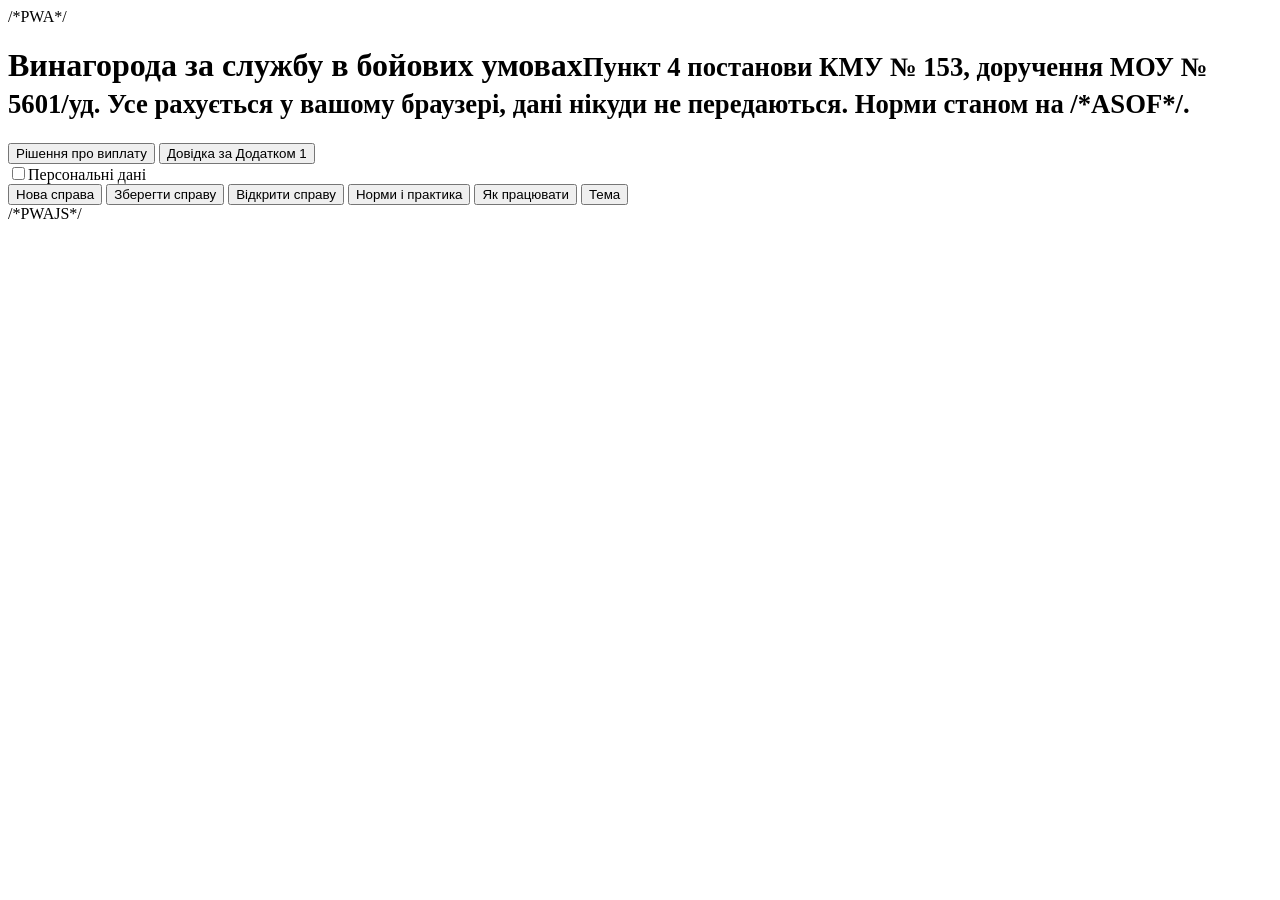
<file: dev/src/shell.html>
<!doctype html>
<html lang="uk">
<head>
<meta charset="utf-8">
<meta name="viewport" content="width=device-width, initial-scale=1">
<title>Винагорода 1 млн</title>
/*PWA*/
<meta name="claude:viewport-fit-sides" content="cover">
<link rel="preconnect" href="https://fonts.googleapis.com">
<link rel="stylesheet" href="https://fonts.googleapis.com/css2?family=IBM+Plex+Sans+Condensed:wght@500;600;700&display=swap">
<style>
/*CSS*/
</style>
</head>
<body>
<header class="bar">
  <h1>Винагорода за службу в бойових умовах<small>Пункт 4 постанови КМУ № 153, доручення МОУ № 5601/уд. Усе рахується у вашому браузері, дані нікуди не передаються. Норми станом на /*ASOF*/.</small></h1>
  <div class="mode" role="group" aria-label="Режим роботи">
    <button type="button" data-mode="pay" aria-pressed="true">Рішення про виплату</button>
    <button type="button" data-mode="cert" aria-pressed="false">Довідка за Додатком 1</button>
  </div>
  <label class="pdtoggle" title="Вмикає поля ПІБ, РНОКПП, реквізитів документа для вставки в тексти"><input type="checkbox" id="pd">Персональні дані</label>
  <span class="sp"></span>
  <div class="tools">
    <button type="button" class="btn" data-act="new">Нова справа</button>
    <button type="button" class="btn" data-act="save">Зберегти справу</button>
    <button type="button" class="btn" data-act="open">Відкрити справу</button>
    <button type="button" class="btn" data-act="refs">Норми і практика</button>
    <button type="button" class="btn ghost" data-act="help">Як працювати</button>
    <button type="button" class="btn ghost" data-act="theme">Тема</button>
  </div>
  <input type="file" id="openfile" accept=".json,application/json" hidden>
</header>
<div class="layout">
  <nav class="rail" id="rail" aria-label="Розділи справи"></nav>
  <main id="main"></main>
  <aside class="aside" aria-label="Висновок"><div class="verdict" id="verdict" aria-live="polite"></div></aside>
</div>

<dialog id="refdlg" aria-labelledby="refdlg-t">
  <div class="dlg-h"><h2 id="refdlg-t">Норми, позиції МОУ і практика</h2><button type="button" class="btn" data-act="closedlg">Закрити</button></div>
  <div class="dlg-b" id="refbody"></div>
</dialog>

<dialog id="cfmdlg" aria-labelledby="cfmtext">
  <div class="dlg-b"><p id="cfmtext" style="margin:6px 0 16px"></p><div class="docbar"><button type="button" class="btn primary" id="cfmyes" data-act="cfmyes">Так</button><button type="button" class="btn" data-act="closedlg">Скасувати</button></div></div>
</dialog>
<dialog id="savedlg" aria-labelledby="savedlg-t">
  <div class="dlg-h"><h2 id="savedlg-t">Зберегти справу</h2><button type="button" class="btn" data-act="closedlg">Закрити</button></div>
  <div class="dlg-b"><p>Тут файл не завантажується. Скопіюйте текст справи і збережіть його, наприклад, у Нотатках. Щоб продовжити роботу, натисніть «Відкрити справу» і вставте цей текст.</p><textarea id="jsontext" class="inp" rows="8" readonly style="width:100%;font-family:ui-monospace,monospace;font-size:12px"></textarea><div class="docbar" style="margin-top:10px"><button type="button" class="btn primary" data-act="copyjson">Копіювати текст справи</button></div></div>
</dialog>
<dialog id="opendlg" aria-labelledby="opendlg-t">
  <div class="dlg-h"><h2 id="opendlg-t">Відкрити справу</h2><button type="button" class="btn" data-act="closedlg">Закрити</button></div>
  <div class="dlg-b"><p>Оберіть збережений файл справи (.json) або вставте текст справи.</p><div class="docbar"><button type="button" class="btn" data-act="pickfile">Обрати файл</button></div><textarea id="pastetext" class="inp" rows="6" placeholder="Вставте сюди текст справи" style="width:100%;font-family:ui-monospace,monospace;font-size:12px"></textarea><div class="docbar" style="margin-top:10px"><button type="button" class="btn primary" data-act="pastejson">Відкрити вставлену справу</button></div></div>
</dialog>

<dialog id="helpdlg" aria-labelledby="helpdlg-t">
  <div class="dlg-h"><h2 id="helpdlg-t">Як працювати</h2><button type="button" class="btn" data-act="closedlg">Закрити</button></div>
  <div class="dlg-b">
    <h3>Два режими</h3>
    <p><b>Рішення про виплату</b> для комісії частини, яка вирішує, чи виплачувати Винагороду: перевіряє всі умови пункту 4 Постанови, пакет із п'яти груп документів і формує висновок комісії, проєкт пункту наказу, відповідь з відмовою або запити до частин.</p>
    <p><b>Довідка за Додатком 1</b> для частини, яка за бойовими наказами (розпорядженнями), ЖБД (бойовими донесеннями) і рапортами командирів визначає періоди участі та видає довідку. Формує текст довідки і довідку-обґрунтування до неї.</p>
    <h3>Персональні дані</h3>
    <p>Перемикач «Персональні дані» вгорі відкриває поля ПІБ, РНОКПП, реквізитів військово-облікового документа. Вимкнено: у текстах будуть жовті поля для заповнення вручну. Дата народження потрібна завжди, бо від неї залежить вік. Автозбереження в браузері відбувається без персональних даних; повна справа зберігається у файл лише кнопкою «Зберегти справу».</p>
    <h3>Порядок роботи</h3>
    <ol>
      <li>Заповнюйте розділи згори вниз. Праворуч штамп показує поточний висновок, а під ним перелік підстав для відмови, відсутніх документів і двозначних положень. Клік по пункту переводить до потрібного розділу.</li>
      <li>Кожен період участі вносьте окремо. Відмічайте формулювання, які трапляються в документах: зелені підтверджують участь, червоні самі по собі не підтверджують, жовті потребують рішення комісії. Дослівну фразу з документа можна вписати, вона потрапить в обґрунтування.</li>
      <li>Якщо комісія не погоджується з автоматичною оцінкою періоду, оберіть «Врахувати» або «Не враховувати» і напишіть обґрунтування.</li>
      <li>У розділі «Тлумачення» комісія фіксує позицію щодо норм, які можна прочитати по-різному. Типово обрано позицію, яку комісії найлегше обґрунтувати: здебільшого позицію МОУ, а там, де її немає і суди одностайні, позицію судів. Біля кожного варіанта вказано, на чому він тримається і який ризик несе. Обране тлумачення потрапляє у висновок.</li>
      <li>У розділі «Рішення» оберіть документ, перевірте текст, за потреби виправте прямо на сторінці, потім скопіюйте, збережіть у Word або роздрукуйте.</li>
    </ol>
    <h3>Позначки джерел</h3>
    <p><span class="ref k-p">Постанова</span> норма Кабінету Міністрів; <span class="ref k-d">Доручення</span> порядок, визначений Міністром оборони; <span class="ref k-r">Роз'яснення МОУ</span> позиція Департаменту соціального забезпечення, не нормативний акт; <span class="ref k-l">Закон</span> кодекси, накази МОУ. Натисніть позначку, щоб побачити повне посилання.</p>
    <h3>Обмеження</h3>
    <p>Інструмент допомагає не пропустити умови і правильно послатися на норми, але не замінює юридичної оцінки комісії. Перед застосуванням перевірте, чи не змінилися Постанова, доручення і роз'яснення після дати, зазначеної вгорі.</p>
  </div>
</dialog>
<script>
/*JS*/
</script>
/*PWAJS*/
</body>
</html>
</file>
